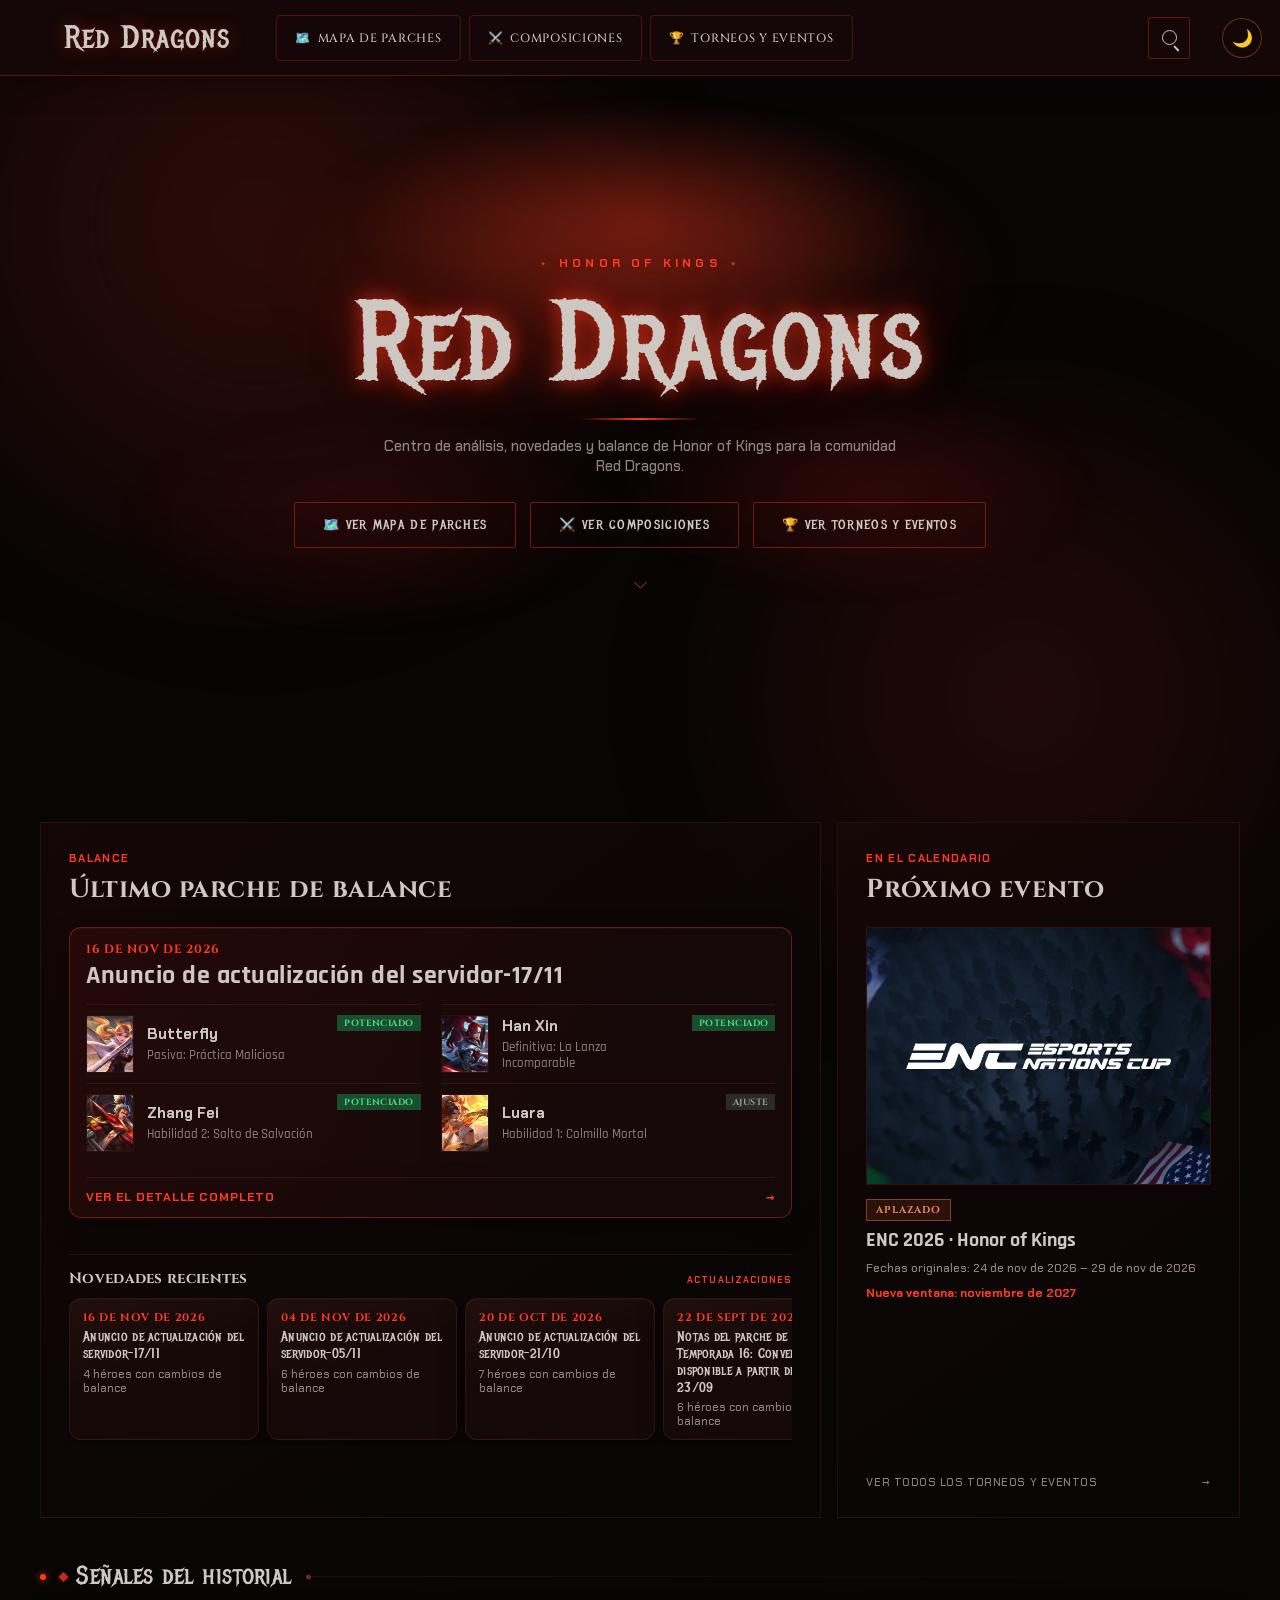
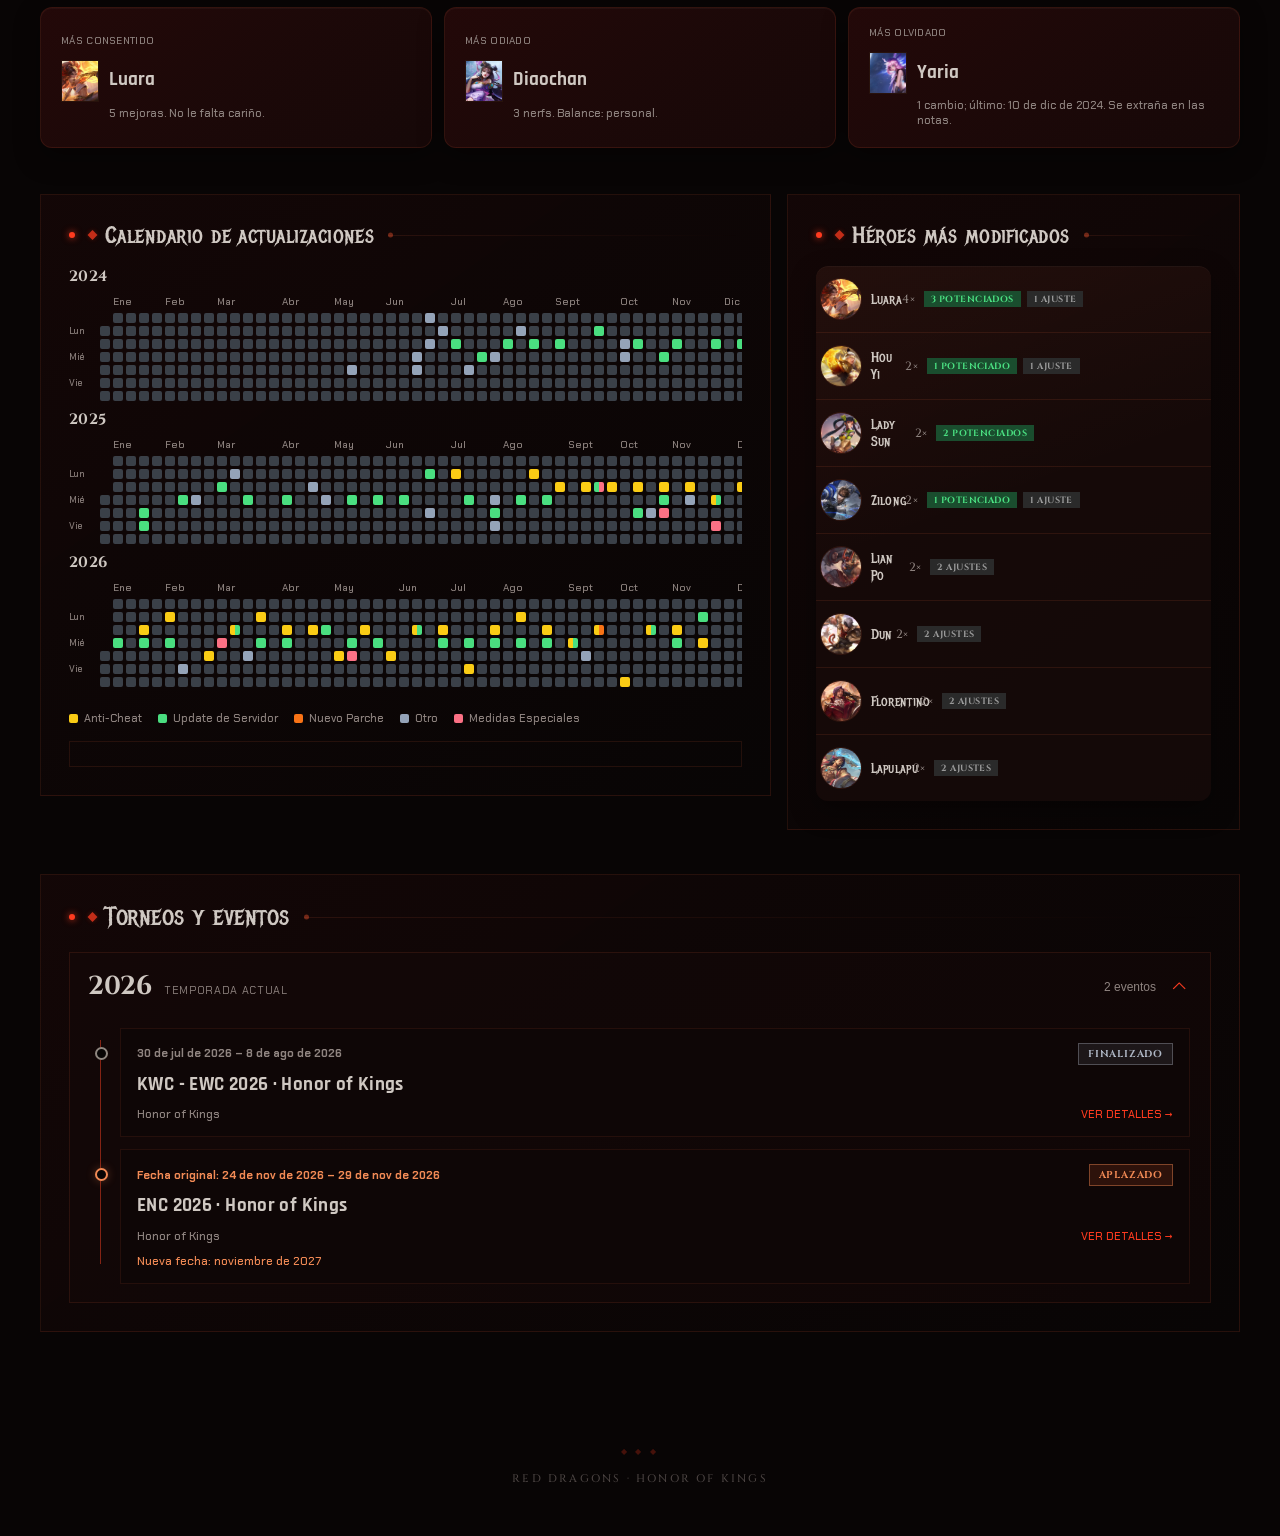
<file: index.html>
<!DOCTYPE html>
<html lang="es">
<head>
<meta charset="UTF-8">
<meta name="viewport" content="width=device-width, initial-scale=1.0">
<script>
(function(){
  try{
    if(localStorage.getItem('rd-theme') === 'light'){
      document.documentElement.setAttribute('data-theme','light');
    }
  }catch(e){}
})();
</script>
<title>Red Dragons · Honor of Kings</title>
<link rel="preconnect" href="https://fonts.googleapis.com">
<link rel="preconnect" href="https://fonts.gstatic.com" crossorigin>
<link href="https://fonts.googleapis.com/css2?family=Metal+Mania&family=Rajdhani:wght@400;500;600;700&family=Cinzel:wght@600;700;900&family=Chakra+Petch:wght@400;500;600;700&display=swap" rel="stylesheet">
<link href="assets/css/theme.css" rel="stylesheet">
<link href="assets/css/home.css?v=events-seasons-1" rel="stylesheet">
<link rel="icon" href="data:image/svg+xml,%3Csvg xmlns=%27http://www.w3.org/2000/svg%27 viewBox=%270 0 100 100%27%3E%3Ctext y=%27.9em%27 font-size=%2790%27%3E%F0%9F%94%A5%3C/text%3E%3C/svg%3E">
<body>

<button id="theme-toggle" class="theme-toggle-btn" aria-label="Cambiar tema" title="Cambiar tema">🌙</button>

<nav id="scroll-nav" class="scroll-nav" aria-label="Navegación principal">
  <a class="scroll-brand" href="index.html">Red Dragons</a>
  <a class="scroll-nav-btn" href="htmls/mapa.html">🗺️ <span class="nav-label-full">Mapa de parches</span><span class="nav-label-short">Mapa</span></a>
  <a class="scroll-nav-btn" href="htmls/composiciones.html">⚔️ <span class="nav-label-full">Composiciones</span><span class="nav-label-short">Compos.</span></a>
  <a class="scroll-nav-btn" href="htmls/eventos.html">🏆 <span class="nav-label-full">Torneos y eventos</span><span class="nav-label-short">Eventos</span></a>
  <button id="hero-search-toggle" class="scroll-search-btn" type="button" aria-label="Buscar héroe" aria-expanded="false" aria-controls="hero-search-section">
    <span class="search-icon" aria-hidden="true"></span>
  </button>
  <section id="hero-search-section" class="header-search" role="search" aria-label="Buscar cambios de héroes" hidden>
    <label class="sr-only" for="hero-search-input">Buscar héroe en el historial de cambios</label>
    <input id="hero-search-input" type="search" placeholder="Buscar héroe y consultar sus cambios..." autocomplete="off" aria-controls="hero-search-results">
    <div id="hero-search-results" aria-live="polite"></div>
  </section>
</nav>

<main>

  <div class="hero">
    <div class="ember-field" aria-hidden="true">
      <i></i><i></i><i></i><i></i><i></i><i></i><i></i>
    </div>
    <p class="eyebrow">Honor of Kings</p>
    <h1 class="hero-title">Red Dragons</h1>
    <div class="hero-underline"></div>
    <p class="hero-sub">Centro de análisis, novedades y balance de Honor of Kings para la comunidad Red Dragons.</p>

    <a id="banner" href="#">
      ⚠️ ¡Hay un nuevo parche disponible!
      <span class="banner-sub" id="banner-sub"></span>
    </a>

    <div class="cta-row">
      <a class="cta-btn" href="htmls/mapa.html">🗺️ Ver mapa de parches</a>
      <a class="cta-btn" href="htmls/composiciones.html">⚔️ Ver composiciones</a>
      <a class="cta-btn" href="htmls/eventos.html">🏆 Ver torneos y eventos</a>
    </div>

    <a class="scroll-cue" href="#home-highlights" aria-label="Desplazarse al contenido principal"></a>
  </div>

  <section id="home-highlights" class="home-lead-grid" aria-label="Lo más reciente">
    <div class="home-panel home-latest-panel">
      <div id="latest-summary"></div>
      <section id="news-section" class="home-latest-news" aria-labelledby="latest-news-title">
        <div class="latest-news-heading">
          <h2 id="latest-news-title">Novedades recientes</h2>
          <span class="home-kicker">Actualizaciones</span>
        </div>
        <ul class="news-list" id="news-list"></ul>
      </section>
    </div>
    <aside class="home-panel home-event-panel">
      <div class="home-panel-heading">
        <p class="home-kicker">En el calendario</p>
        <h2>Próximo evento</h2>
      </div>
      <div id="featured-event" aria-live="polite"></div>
      <a class="home-text-link" href="htmls/eventos.html">Ver todos los torneos y eventos <span aria-hidden="true">→</span></a>
    </aside>
  </section>

  <section id="home-insights-section">
    <div class="sec-head">
      <h2 class="sec-title">Señales del historial</h2>
      <div class="sec-line"></div>
    </div>
    <div class="quick-stats" id="quick-stats" aria-live="polite"></div>
  </section>

  <div class="home-discovery-grid">
    <section id="updates-calendar-section" class="home-panel home-calendar-panel">
      <div class="sec-head">
        <h2 class="sec-title">Calendario de actualizaciones</h2>
        <div class="sec-line"></div>
      </div>
      <div id="updates-calendar" aria-live="polite"></div>
    </section>

    <section id="top-heroes-section" class="home-panel home-ranking-panel">
      <div class="sec-head">
        <h2 class="sec-title">Héroes más modificados</h2>
        <div class="sec-line"></div>
      </div>
      <ul id="top-heroes-list"></ul>
    </section>
  </div>

  <section id="events-section" class="home-panel home-events-panel">
    <div class="sec-head">
      <h2 class="sec-title">Torneos y eventos</h2>
      <div class="sec-line"></div>
    </div>
    <div id="events-year-groups" class="events-year-groups" aria-live="polite"></div>
  </section>

</main>

<footer>Red Dragons · Honor of Kings</footer>

<script src="assets/js/common.js?v=announcements-2"></script>
<script src="assets/js/index.js?v=header-search-1"></script>
<script src="assets/js/stats.js?v=events-seasons-1"></script>
<script src="assets/js/theme-toggle.js"></script>

</body>
</html>
</file>
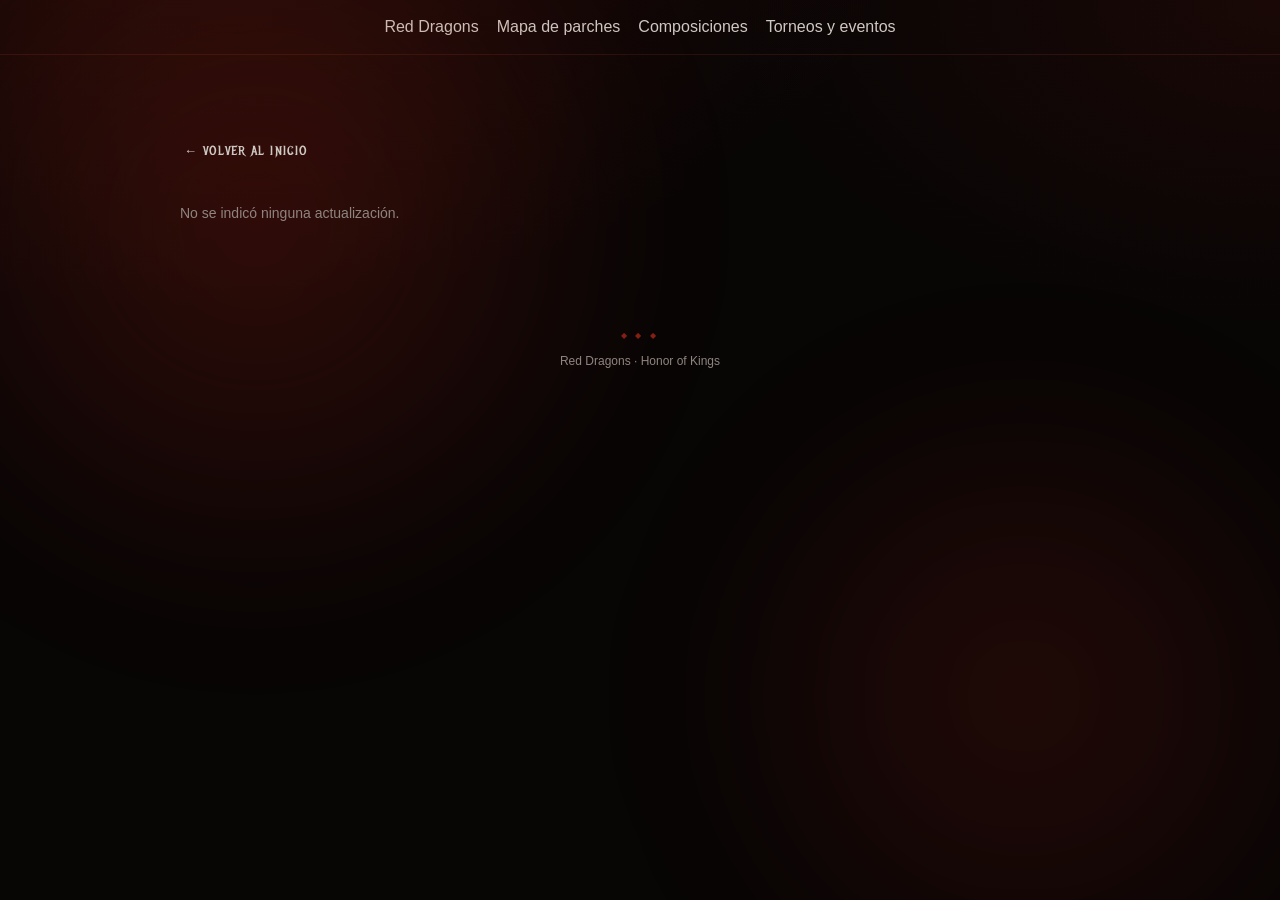
<file: htmls/actualizacion.html>
<!DOCTYPE html>
<html lang="es">
<head>
<meta charset="UTF-8">
<meta name="viewport" content="width=device-width, initial-scale=1.0">
<script>
(function(){
  try {
    if (localStorage.getItem('rd-theme') === 'light') {
      document.documentElement.setAttribute('data-theme', 'light');
    }
  } catch (error) {}
})();
</script>
<title>Actualización · Red Dragons</title>
<link rel="preconnect" href="https://fonts.googleapis.com">
<link rel="preconnect" href="https://fonts.gstatic.com" crossorigin>
<link rel="stylesheet" href="https://fonts.googleapis.com/css2?family=Metal+Mania&family=Rajdhani:wght@400;500;600;700&family=Cinzel:wght@600;700;900&display=swap">
<link rel="stylesheet" href="../assets/css/theme.css">
<link rel="stylesheet" href="../assets/css/styles.css">
<link rel="stylesheet" href="../assets/css/actualizacion.css">
</head>
<body>
<nav class="top-nav" aria-label="Navegación principal">
  <a href="../index.html">Red Dragons</a>
  <a href="mapa.html">Mapa de parches</a>
  <a href="composiciones.html">Composiciones</a>
  <a href="eventos.html">Torneos y eventos</a>
</nav>

<main>
  <a class="back-link" href="../index.html">← Volver al inicio</a>
  <p id="status" role="status">Cargando actualización...</p>
  <article id="update-detail" hidden></article>
</main>

<footer>Red Dragons · Honor of Kings</footer>

<script src="../assets/js/common.js?v=announcements-2"></script>
<script src="../assets/js/actualizacion.js?v=processed-html"></script>
<script src="../assets/js/theme-toggle.js"></script>
</body>
</html>
</file>
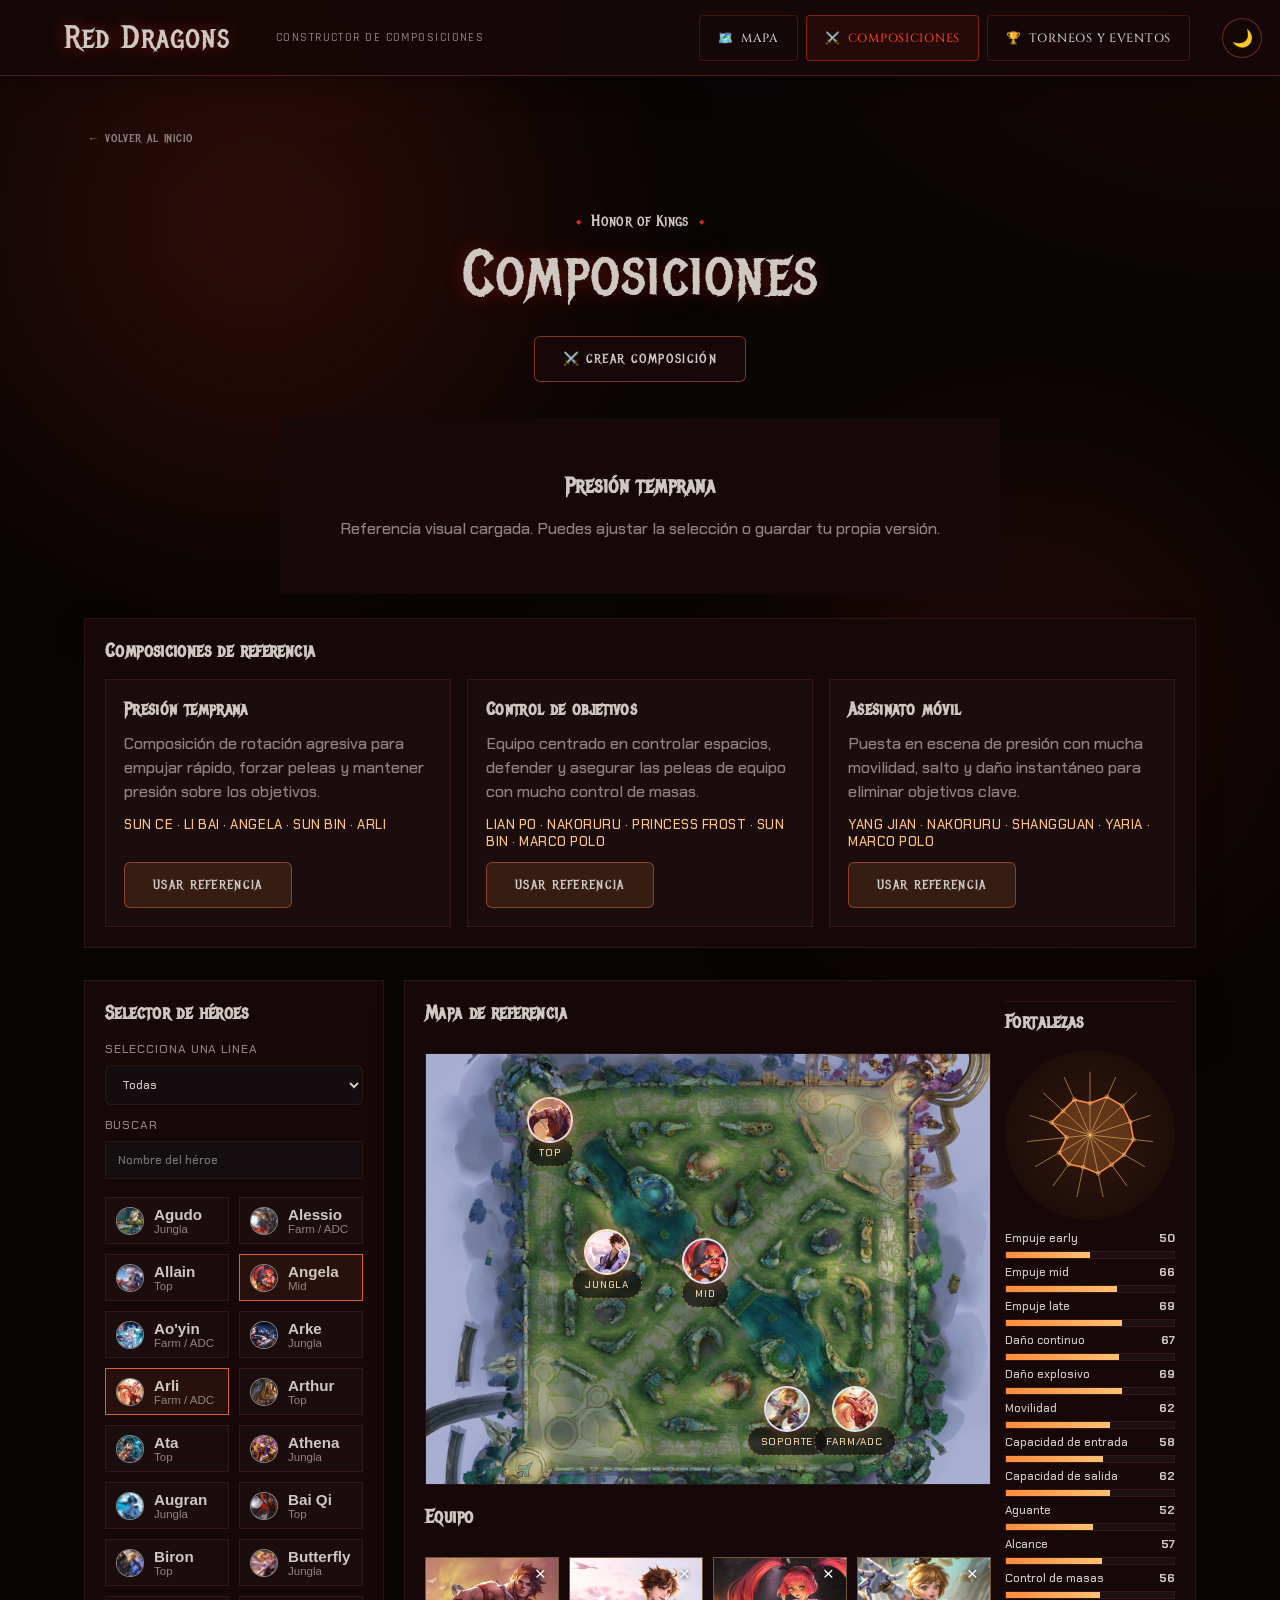
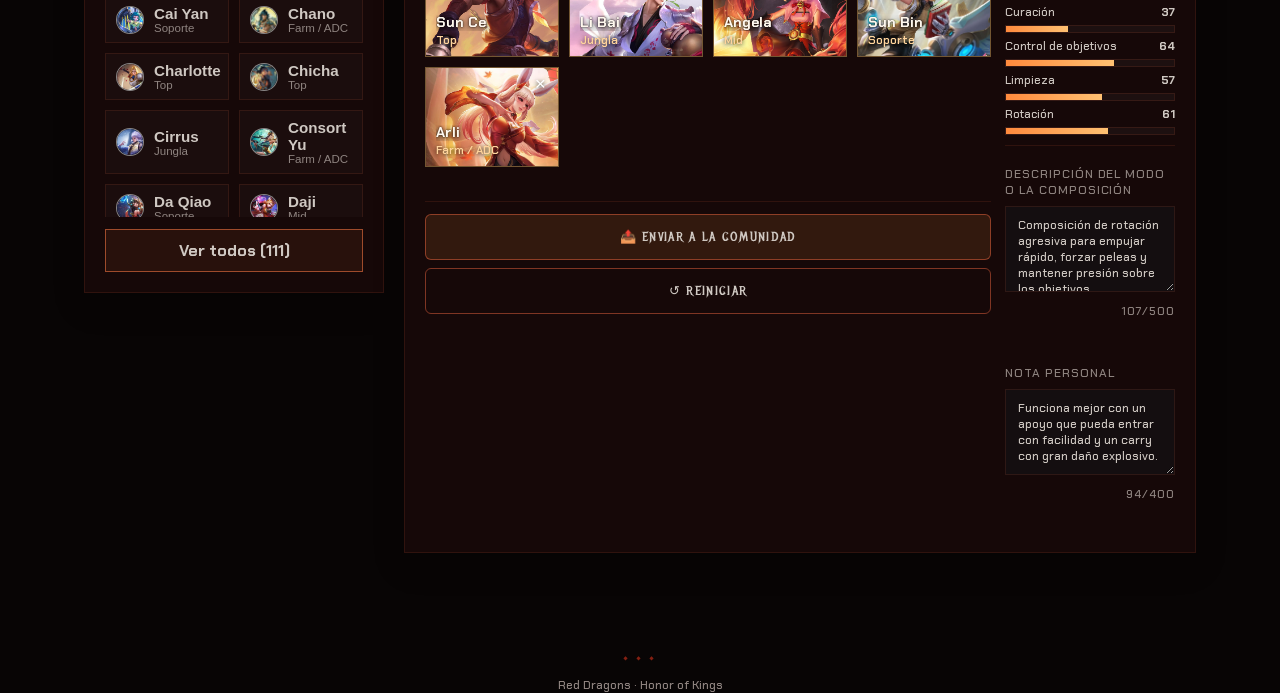
<file: htmls/composiciones.html>
<!DOCTYPE html>
<html lang="es">
<head>
<meta charset="UTF-8">
<meta name="viewport" content="width=device-width, initial-scale=1.0">
<script>
(function(){
  try{
    if(localStorage.getItem('rd-theme') === 'light') document.documentElement.setAttribute('data-theme','light');
  }catch(e){}
})();
</script>
<title>Composiciones · Honor of Kings</title>
<link rel="preconnect" href="https://fonts.googleapis.com">
<link rel="stylesheet" href="https://fonts.googleapis.com/css2?family=Chakra+Petch:wght@400;500;600;700&family=Cinzel:wght@600;700;900&family=Metal+Mania&family=Rajdhani:wght@400;500;600;700&display=swap">
<link rel="stylesheet" href="../assets/css/theme.css">
<link rel="stylesheet" href="../assets/css/styles.css">
<link rel="stylesheet" href="../assets/css/composiciones.css">
</head>
<body>
<button id="theme-toggle" class="theme-toggle-btn" aria-label="Cambiar tema" title="Cambiar tema">🌙</button>
<nav class="scroll-nav page-nav is-visible" aria-label="Navegación principal">
  <a class="scroll-brand" href="../index.html">Red Dragons</a>
  <span class="page-nav-context">Constructor de composiciones</span>
  <a class="scroll-nav-btn" href="mapa.html">🗺️ <span class="nav-label-full">Mapa</span><span class="nav-label-short">Mapa</span></a>
  <a class="scroll-nav-btn" href="composiciones.html" aria-current="page">⚔️ <span class="nav-label-full">Composiciones</span><span class="nav-label-short">Compos.</span></a>
  <a class="scroll-nav-btn" href="eventos.html">🏆 <span class="nav-label-full">Torneos y eventos</span><span class="nav-label-short">Eventos</span></a>
</nav>

<main>
  <a class="back-link" href="../index.html">← Volver al inicio</a>

  <div class="page-header">
    <p class="eyebrow">Honor of Kings</p>
    <h1 class="page-title">Composiciones</h1>
  </div>

  <div class="composition-actions">
    <button class="cta-btn" type="button" id="create-composition">⚔️ Crear composición</button>
  </div>

  <section class="composition-empty" aria-live="polite">
    <h2 id="composition-title">Todavía no hay composiciones publicadas</h2>
    <p id="composition-message">Crea una composición para seleccionar héroes, definir sus fortalezas y añadir sus puntos débiles.</p>
  </section>

  <section class="reference-panel" aria-label="Composiciones de referencia">
    <div class="panel-header">
      <h3>Composiciones de referencia</h3>
    </div>
    <div id="reference-list" class="reference-list"></div>
  </section>

  <section id="composition-builder" class="composition-builder" hidden>
    <div class="builder-panel selector-panel">
      <div class="panel-header">
        <h3>Selector de héroes</h3>
      </div>

      <div class="filters-row">
        <label class="field">
          <span>Selecciona una linea</span>
          <select id="lane-filter">
            <option value="all">Todas</option>
            <option value="jungle">Jungla</option>
            <option value="mid">Mid</option>
            <option value="farm">Adc</option>
            <option value="clash">Top</option>
            <option value="roam">Soporte</option>
          </select>
        </label>

        <label class="field field-search">
          <span>Buscar</span>
          <input id="hero-search" type="search" placeholder="Nombre del héroe" />
        </label>
      </div>

      <div id="hero-list" class="hero-list" aria-live="polite"></div>
      <button class="hero-list-toggle" type="button" id="show-all-heroes" hidden>Ver todos</button>
    </div>

    <div class="builder-panel build-panel">
      <div class="map-column">
        <div class="panel-header">
          <h3>Mapa de referencia</h3>
        </div>

        <div class="map-stage">
          <picture>
            <source media="(max-width: 720px)" srcset="../assets/images/mapa-co-mobile.png">
            <img src="../assets/images/mapa-co.png" alt="Mapa de Honor of Kings" draggable="false" decoding="async" fetchpriority="high" onerror="this.src='../assets/images/mapa-hok.webp'; this.onerror=null;">
          </picture>
          <div id="map-hero-overlay" class="map-hero-overlay" aria-live="polite"></div>
        </div>

        <div class="panel-header mini-header">
          <h3>Equipo</h3>
        </div>
        <div id="selected-heroes" class="selected-heroes" aria-live="polite"></div>

        <div class="builder-actions">
          <button class="cta-btn secondary" type="button" id="save-composition" disabled aria-disabled="true">📤 Enviar a la comunidad</button>
          <button class="cta-btn ghost" type="button" id="reset-composition">↺ Reiniciar</button>
        </div>
      </div>

      <div class="info-column">
        <div class="analysis-panel">
          <div class="analysis-panel__header">
            <h4>Fortalezas</h4>
          </div>
          <svg id="radar-chart" viewBox="0 0 220 220" role="img" aria-label="Radar de fortalezas"></svg>
          <div id="strength-list" class="strength-list"></div>
        </div>

        <div class="notes-panel">
          <label class="field">
            <span>Descripción del modo o la composición</span>
            <textarea id="composition-description" rows="4" maxlength="500" placeholder="Ej.: Composición de presión temprana con rotación de objetivos y control de masas."></textarea>
            <small class="field-counter" id="description-counter">0/500</small>
          </label>

          <label class="field">
            <span>Nota personal</span>
            <textarea id="composition-notes" rows="4" maxlength="400" placeholder="Ej.: Funciona bien si el equipo tiene buena rotación y mucho control."></textarea>
            <small class="field-counter" id="notes-counter">0/400</small>
          </label>
        </div>
      </div>
    </div>
  </section>
</main>

<div id="hero-browser" class="hero-browser" hidden>
  <div class="hero-browser__backdrop" data-hero-browser-close></div>
  <section class="hero-browser__card" role="dialog" aria-modal="true" aria-labelledby="hero-browser-title">
    <div class="hero-browser__header">
      <h2 id="hero-browser-title">Héroes disponibles</h2>
      <button class="hero-browser__close" type="button" data-hero-browser-close aria-label="Cerrar">×</button>
    </div>
    <div id="hero-browser-list" class="hero-browser__list"></div>
  </section>
</div>

<div id="composition-confirm" class="composition-confirm" hidden>
  <div class="composition-confirm__backdrop" data-confirm-cancel></div>
  <section class="composition-confirm__card" role="dialog" aria-modal="true" aria-labelledby="composition-confirm-title">
    <p class="eyebrow">Confirmar acción</p>
    <h2 id="composition-confirm-title">¿Continuar?</h2>
    <p id="composition-confirm-message"></p>
    <div class="composition-confirm__actions">
      <button type="button" class="cta-btn ghost" data-confirm-cancel>Cancelar</button>
      <button type="button" class="cta-btn secondary" data-confirm-accept>Continuar</button>
    </div>
  </section>
</div>

<footer>Red Dragons · Honor of Kings</footer>

<script src="../assets/js/hero-catalog.js"></script>
<script src="../assets/js/script-mapCo.js"></script>
<script src="../assets/js/composiciones.js?v=filter-fix-3"></script>
<script src="../assets/js/theme-toggle.js"></script>
</body>
</html>
</file>
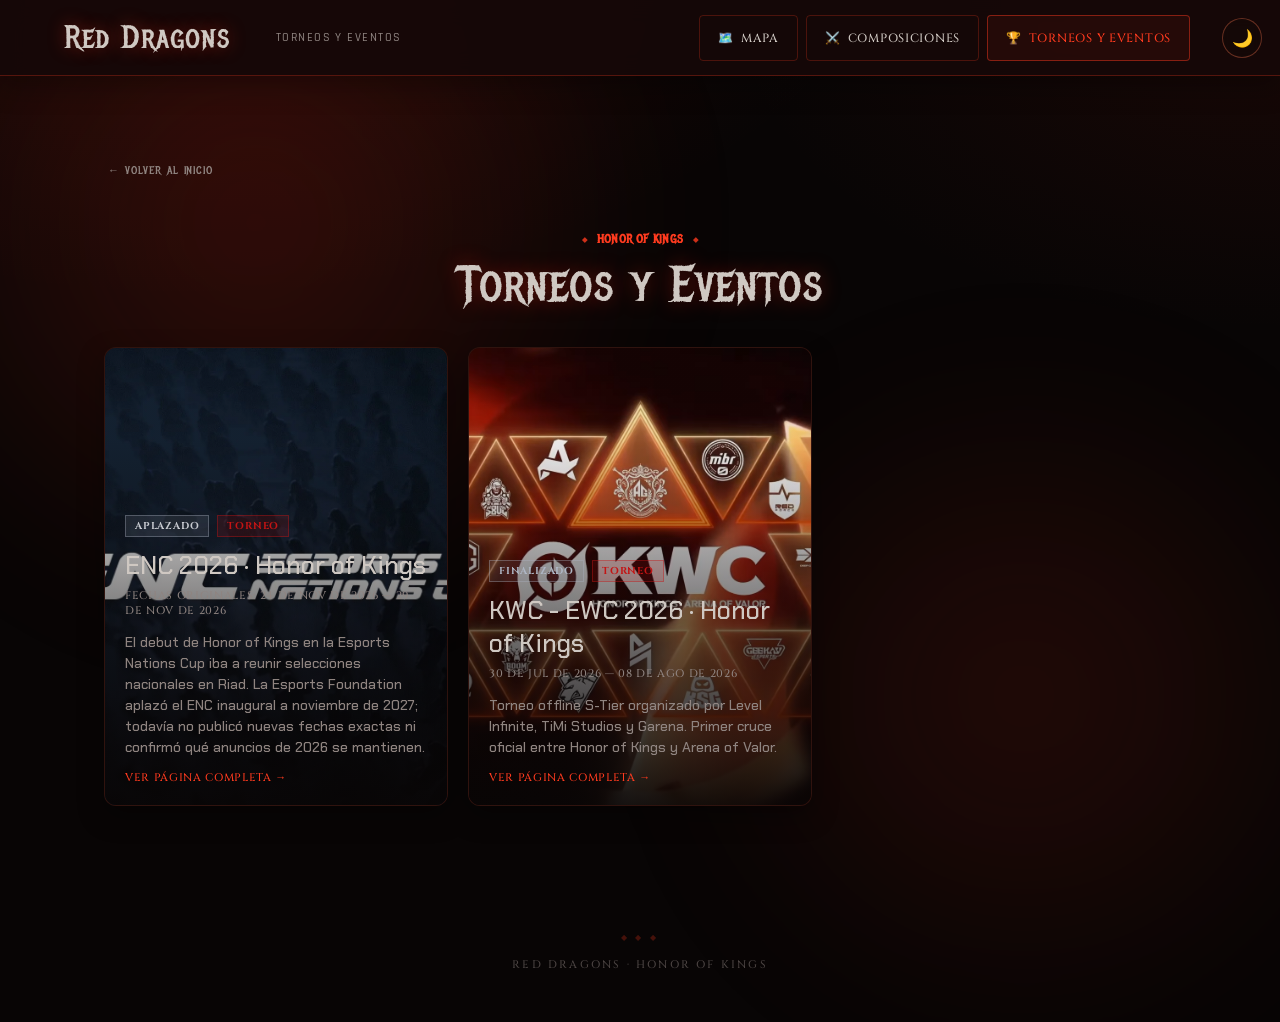
<file: htmls/eventos.html>
<!DOCTYPE html>
<html lang="es">
<head>
<meta charset="UTF-8">
<meta name="viewport" content="width=device-width, initial-scale=1.0">
<script>
(function(){
  try{
    if(localStorage.getItem('rd-theme') === 'light'){
      document.documentElement.setAttribute('data-theme','light');
    }
  }catch(e){}
})();
</script>
<title>Torneos y Eventos · Honor of Kings</title>
<link rel="preconnect" href="https://fonts.googleapis.com">
<link rel="preconnect" href="https://fonts.gstatic.com" crossorigin>
<link rel="stylesheet" href="https://fonts.googleapis.com/css2?family=Metal+Mania&family=Rajdhani:wght@400;500;600;700&family=Cinzel:wght@600;700;900&family=Chakra+Petch:wght@400;500;600;700&display=swap">
<link rel="stylesheet" href="../assets/css/theme.css">
<link rel="stylesheet" href="../assets/css/styles.css">
<link rel="icon" href="data:image/svg+xml,%3Csvg xmlns=%27http://www.w3.org/2000/svg%27 viewBox=%270 0 100 100%27%3E%3Ctext y=%27.9em%27 font-size=%2790%27%3E%F0%9F%94%A5%3C/text%3E%3C/svg%3E">
<style>
  :root{
    --void:#080505;
    --ember-black:#160808;
    --blood:#7a0d0d;
    --crimson:#c41414;
    --flame:#ff3b1f;
    --steel:#cfc8c2;
    --steel-dim:#8f8480;
    --line: rgba(255,110,70,.11);
    --update-gold:#e0a838;
    --evento-teal:#3ba7a0;
  }

  *{ margin:0; padding:0; box-sizing:border-box; }

  main{
    width:90vw;
    max-width:90vw;
    margin:0 auto;
    padding: clamp(30px,6vw,60px) clamp(20px,6vw,40px);
  }

  .page-header{ text-align:center; margin-bottom:34px; }
  .eyebrow{
    font-family:'Cinzel',serif;
    font-weight:700;
    letter-spacing:.35em;
    font-size:12px;
    color:var(--flame);
    text-transform:uppercase;
  }
  .page-title{
    font-size:clamp(32px,6vw,50px);
    color:var(--steel);
    margin-top:10px;
    text-shadow:0 0 20px rgba(255,40,20,.35);
  }

  #status{
    color:var(--steel-dim);
    font-size:13px;
    margin-bottom:30px;
    text-align:center;
  }

  .events-grid{
    display:grid;
    grid-template-columns:repeat(auto-fill,minmax(280px,1fr));
    gap:20px;
  }

  .event-preview-card{
    position:relative;
    display:block;
    text-decoration:none;
    border:1px solid var(--line);
    overflow:hidden;
    aspect-ratio:3/4;
    background:var(--ember-black);
    transition:border-color .25s ease, transform .25s ease, box-shadow .25s ease;
  }
  .event-preview-card:hover{
    border-color:rgba(255,90,40,.6);
    transform:translateY(-4px);
    box-shadow:0 14px 34px rgba(180,20,10,.25);
  }
  .event-preview-cover{
    position:absolute;
    inset:0;
    overflow:hidden;
  }
  .event-preview-cover img{
    width:100%;
    height:100%;
    object-fit:cover;
    transition:transform .6s ease;
  }
  .event-preview-card:hover .event-preview-cover img{ transform:scale(1.08); }
  .event-preview-cover::after{
    content:'';
    position:absolute;
    inset:0;
    background:linear-gradient(180deg, rgba(8,5,5,.05) 20%, rgba(8,5,5,.55) 60%, rgba(8,5,5,.94) 100%);
  }
  .event-preview-body{
    position:relative;
    z-index:1;
    height:100%;
    display:flex;
    flex-direction:column;
    justify-content:flex-end;
    padding:20px;
  }
  .event-preview-cta{
    display:inline-block;
    margin-top:12px;
    font-family:'Cinzel',serif;
    font-size:11px;
    letter-spacing:.06em;
    color:var(--flame);
    text-transform:uppercase;
  }

  .event-carousel{
    position:relative;
    width:100%;
    aspect-ratio:16/9;
    background:var(--ember-black);
    overflow:hidden;
  }
  .event-slide{
    position:absolute;
    inset:0;
    width:100%;
    height:100%;
    object-fit:contain;
    opacity:0;
    transition:opacity .6s ease;
  }
  .event-slide.active{ opacity:1; }
  .event-dots{
    position:absolute;
    bottom:10px;
    left:0;
    right:0;
    display:flex;
    justify-content:center;
    gap:6px;
  }
  .event-dot{
    width:6px;
    height:6px;
    border-radius:50%;
    background:rgba(255,255,255,.35);
    transition:background .2s ease;
  }
  .event-dot.active{ background:var(--flame); }
  .event-arrow{
    position:absolute;
    top:50%;
    transform:translateY(-50%);
    width:32px;
    height:32px;
    display:flex;
    align-items:center;
    justify-content:center;
    background:rgba(8,5,5,.55);
    border:1px solid rgba(255,255,255,.2);
    color:var(--steel);
    font-size:19px;
    line-height:1;
    cursor:pointer;
    transition:background .2s ease, border-color .2s ease;
  }
  .event-arrow:hover{ background:rgba(255,60,30,.35); border-color:rgba(255,120,80,.6); }
  .event-arrow.prev{ left:10px; }
  .event-arrow.next{ right:10px; }

  #event-detail{ max-width:720px; margin:0 auto; }
  .detail-badges{ display:flex; gap:8px; flex-wrap:wrap; margin:8px 0 14px; }
  .detail-title{
    font-size:clamp(30px,5vw,44px);
    color:var(--steel);
    text-shadow:0 0 20px rgba(255,40,20,.3);
    line-height:1.1;
  }
  .detail-dates{
    font-family:'Cinzel',serif;
    font-size:12px;
    letter-spacing:.08em;
    color:var(--steel-dim);
    text-transform:uppercase;
    margin:8px 0 24px;
  }
  #event-detail .event-carousel{ margin-bottom:24px; }
  .detail-tagline{ color:var(--steel-dim); font-size:16px; line-height:1.65; margin-top:6px; }
  .ember-divider{
    display:flex;
    align-items:center;
    gap:14px;
    margin:26px 0 0;
    color:var(--flame);
  }
  .ember-divider::before, .ember-divider::after{
    content:'';
    flex:1;
    height:1px;
    background:linear-gradient(90deg, transparent, var(--line) 50%, transparent);
  }
  .ember-divider span{ font-size:10px; }
  .detail-details{ margin-top:14px; padding-top:0; border-top:none; gap:10px; }
  .detail-details .event-detail-row{ font-size:14.5px; }
  .detail-links{ margin-top:26px; }
  .detail-links .event-link{ font-size:13px; }
  .event-badges{ display:flex; gap:8px; flex-wrap:wrap; margin-bottom:12px; }

  .event-badge{
    display:inline-block;
    font-family:'Cinzel',serif;
    font-size:10px;
    font-weight:700;
    letter-spacing:.08em;
    padding:3px 9px;
    text-transform:uppercase;
    white-space:nowrap;
  }
  .event-badge.status-live{ background:rgba(255,59,31,.15); color:var(--flame); border:1px solid rgba(255,59,31,.4); display:inline-flex; align-items:center; gap:5px; }
  .live-dot{
    width:6px;
    height:6px;
    border-radius:50%;
    background:var(--flame);
    box-shadow:0 0 0 0 rgba(255,59,31,.6);
    animation:live-pulse 1.6s ease-out infinite;
  }
  @keyframes live-pulse{
    0%   { box-shadow:0 0 0 0 rgba(255,59,31,.55); }
    70%  { box-shadow:0 0 0 7px rgba(255,59,31,0); }
    100% { box-shadow:0 0 0 0 rgba(255,59,31,0); }
  }
  @media (prefers-reduced-motion: reduce){
    .live-dot{ animation:none; }
  }
  .event-badge.status-upcoming{ background:rgba(224,168,56,.12); color:var(--update-gold); border:1px solid rgba(224,168,56,.4); }
  .event-badge.status-postponed{ background:rgba(174,182,196,.12); color:#c8cbd1; border:1px solid rgba(174,182,196,.35); }
  .event-badge.status-finished{ background:rgba(120,128,142,.14); color:#aeb6c4; border:1px solid rgba(174,182,196,.35); }
  .event-badge.type-torneo{ background:rgba(196,20,20,.14); color:var(--crimson); border:1px solid rgba(196,20,20,.4); }
  .event-badge.type-evento{ background:rgba(59,167,160,.14); color:var(--evento-teal); border:1px solid rgba(59,167,160,.4); }

  .event-title{ font-size:clamp(19px,3vw,25px); color:var(--steel); }
  .event-dates{ font-family:'Cinzel',serif; font-size:11px; letter-spacing:.06em; color:var(--steel-dim); text-transform:uppercase; margin-top:6px; }
  .event-tagline{ color:var(--steel-dim); font-size:14px; line-height:1.5; margin-top:14px; }
  .event-details{
    margin-top:16px;
    border-top:1px solid var(--line);
    padding-top:12px;
    display:flex;
    flex-direction:column;
    gap:6px;
  }
  .event-detail-row{
    display:flex;
    gap:10px;
    font-size:13px;
    line-height:1.4;
  }
  .event-detail-label{
    font-family:'Cinzel',serif;
    font-size:10.5px;
    letter-spacing:.05em;
    color:var(--steel);
    text-transform:uppercase;
    white-space:nowrap;
    min-width:70px;
    padding-top:1px;
  }
  .event-detail-value{ color:var(--steel-dim); }
  .event-links{ display:flex; gap:20px; flex-wrap:wrap; margin-top:16px; }
  .event-link{
    display:inline-block;
    color:var(--flame);
    text-decoration:none;
    font-family:'Cinzel',serif;
    font-size:12px;
    letter-spacing:.06em;
    text-transform:uppercase;
    border-bottom:1px solid rgba(255,59,31,.4);
    padding-bottom:2px;
  }
  .event-link:hover{ border-color:var(--flame); }

  @media (max-width:768px){
    main{ width:100%; max-width:none; padding:24px 16px 40px; }
    .events-grid{ grid-template-columns:repeat(auto-fill,minmax(min(280px,100%),1fr)); gap:16px; }
    .event-preview-body{ padding:16px; }
    .event-arrow{ width:44px; height:44px; }
    .event-arrow.prev{ left:6px; }
    .event-arrow.next{ right:6px; }
    .detail-title{ font-size:clamp(28px,8vw,42px); }
    .event-detail-row{ align-items:flex-start; flex-direction:column; gap:2px; }
    .event-detail-label{ min-width:0; }
  }

  @media (max-width:480px){
    .events-grid{ grid-template-columns:1fr; }
    .event-preview-card{ aspect-ratio:4/5; }
    .event-carousel{ aspect-ratio:4/3; }
    .event-arrow{ background:rgba(8,5,5,.72); }
    .detail-tagline{ font-size:14px; }
    .event-links{ gap:14px; }
  }

  .empty-state{
    color:var(--steel-dim);
    font-size:13px;
    padding:30px;
    text-align:center;
    border:1px dashed var(--line);
  }

  footer{
    text-align:center;
    padding:30px 20px 50px;
    font-family:'Cinzel',serif;
    font-size:11px;
    letter-spacing:.2em;
    color:var(--steel-dim);
    opacity:.5;
    text-transform:uppercase;
  }
</style>
</head>
<body>

<button id="theme-toggle" class="theme-toggle-btn" aria-label="Cambiar tema" title="Cambiar tema">🌙</button>
<nav class="scroll-nav page-nav is-visible" aria-label="Navegación principal">
  <a class="scroll-brand" href="../index.html">Red Dragons</a>
  <span class="page-nav-context">Torneos y eventos</span>
  <a class="scroll-nav-btn" href="mapa.html">🗺️ <span class="nav-label-full">Mapa</span><span class="nav-label-short">Mapa</span></a>
  <a class="scroll-nav-btn" href="composiciones.html">⚔️ <span class="nav-label-full">Composiciones</span><span class="nav-label-short">Compos.</span></a>
  <a class="scroll-nav-btn" href="eventos.html" aria-current="page">🏆 <span class="nav-label-full">Torneos y eventos</span><span class="nav-label-short">Eventos</span></a>
</nav>

<main>
  <a class="back-link" href="../index.html">← Volver al inicio</a>

  <div class="page-header">
    <p class="eyebrow">Honor of Kings</p>
    <h1 class="page-title">Torneos y Eventos</h1>
  </div>

  <div class="events-grid" id="events-grid"></div>
  <div id="event-detail" style="display:none;"></div>
</main>

<footer>Red Dragons · Honor of Kings</footer>

<script src="../assets/js/common.js?v=announcements-2"></script>
<script src="../assets/js/eventos.js"></script>
<script src="../assets/js/theme-toggle.js"></script>

</body>
</html>
</file>
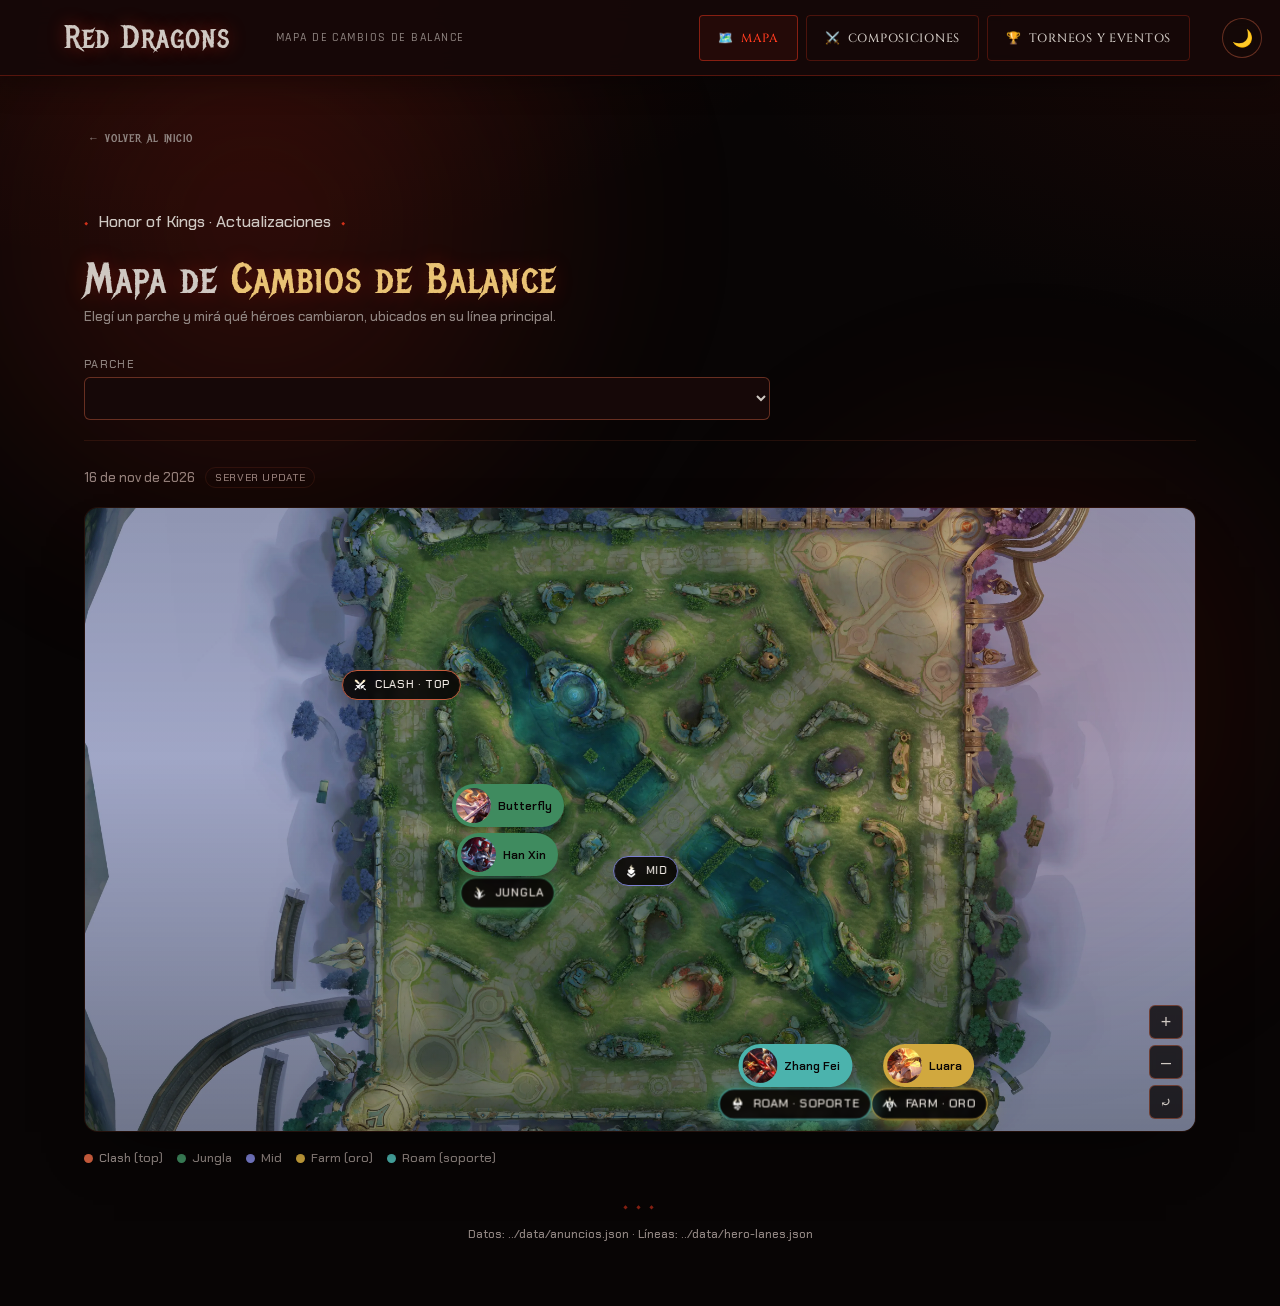
<file: htmls/mapa.html>
<!DOCTYPE html>
<html lang="es">
<head>
<meta charset="UTF-8">
<meta name="viewport" content="width=device-width, initial-scale=1.0">
<script>
(function(){
  try{
    if(localStorage.getItem('rd-theme') === 'light') document.documentElement.setAttribute('data-theme','light');
  }catch(e){}
})();
</script>
<title>Registro de Balance · Honor of Kings</title>
<link rel="preconnect" href="https://fonts.googleapis.com">
<link href="https://fonts.googleapis.com/css2?family=Metal+Mania&family=Rajdhani:wght@400;500;600;700&family=Cinzel:wght@500;600;700;900&family=Chakra+Petch:wght@400;500;600;700&family=Inter:wght@400;500;600;700&display=swap" rel="stylesheet">
<link rel="stylesheet" href="../assets/css/theme.css">
<link rel="stylesheet" href="../assets/css/styles.css?v=lane-icons-portrait-2">
</head>
<body>
<button id="theme-toggle" class="theme-toggle-btn" aria-label="Cambiar tema" title="Cambiar tema">🌙</button>
<nav class="scroll-nav page-nav is-visible" aria-label="Navegación principal">
  <a class="scroll-brand" href="../index.html">Red Dragons</a>
  <span class="page-nav-context">Mapa de cambios de balance</span>
  <a class="scroll-nav-btn" href="mapa.html" aria-current="page">🗺️ <span class="nav-label-full">Mapa</span><span class="nav-label-short">Mapa</span></a>
  <a class="scroll-nav-btn" href="composiciones.html">⚔️ <span class="nav-label-full">Composiciones</span><span class="nav-label-short">Compos.</span></a>
  <a class="scroll-nav-btn" href="eventos.html">🏆 <span class="nav-label-full">Torneos y eventos</span><span class="nav-label-short">Eventos</span></a>
</nav>
<div class="wrap">

  <a class="back-link" href="../index.html">← Volver al inicio</a>

  <header>
    <div>
      <p class="eyebrow">Honor of Kings · Actualizaciones</p>
      <h1 class="page-title">Mapa de <span>Cambios de Balance</span></h1>
      <p class="sub">Elegí un parche y mirá qué héroes cambiaron, ubicados en su línea principal.</p>
    </div>
    <div class="patch-picker">
      <label for="patch-select">Parche</label>
      <select id="patch-select"></select>
    </div>
  </header>

  <div class="patch-meta" id="patch-meta"></div>

  <div class="map-portrait-tip" id="map-portrait-tip" aria-live="polite">
    <span>Recomendamos usar este mapa en horizontal por cuestiones de visibilidad.</span>
    <button type="button" id="map-portrait-tip-close" aria-label="Cerrar recomendación">×</button>
  </div>

  <div class="board" id="board">
    <div class="board-inner" id="board-inner">
      <picture>
        <source media="(max-width: 720px)" srcset="../assets/images/mapa-hok-mobile.jpg">
        <source srcset="../assets/images/mapa-hok.webp" type="image/webp">
        <img src="../assets/images/mapa-hok.jpg" alt="Mapa de Honor of Kings" decoding="async" fetchpriority="high">
      </picture>
      <!-- las zonas se generan por JS -->
    </div>
    <div class="zoom-controls">
      <button class="zoom-btn" id="zoom-in" type="button" aria-label="Acercar">+</button>
      <button class="zoom-btn" id="zoom-out" type="button" aria-label="Alejar">–</button>
      <button class="zoom-btn zoom-reset" id="zoom-reset" type="button" aria-label="Restablecer zoom">⤾</button>
    </div>
  </div>

  <div class="legend">
    <span><i style="background:var(--c-clash)"></i> Clash (top)</span>
    <span><i style="background:var(--c-jungle)"></i> Jungla</span>
    <span><i style="background:var(--c-mid)"></i> Mid</span>
    <span><i style="background:var(--c-farm)"></i> Farm (oro)</span>
    <span><i style="background:var(--c-roam)"></i> Roam (soporte)</span>
  </div>

  <p class="empty-hint" id="empty-hint" style="display:none;">
    Este parche no tiene cambios de héroes detectados.
  </p>

  <div class="extra-panel" id="extra-panel">
    <h3>Otros cambios de este parche (objetos, sistemas, etc.)</h3>
    <div class="extra-list" id="extra-list"></div>
  </div>

  <footer>Datos: ../data/anuncios.json · Líneas: ../data/hero-lanes.json</footer>
</div>

<div class="overlay" id="overlay">
  <div class="modal" id="modal">
    <button class="modal-close" id="modal-close" aria-label="Cerrar">&times;</button>
    <div class="modal-head">
      <div class="modal-avatar-slot" id="modal-avatar-slot"></div>
      <div>
        <h2 id="modal-title"></h2>
        <div class="lane-tag" id="modal-lane"></div>
        <div class="modal-date" id="modal-date"></div>
      </div>
    </div>
    <pre id="modal-text"></pre>
  </div>
</div>

<div class="more-overlay" id="more-overlay">
  <div class="more-card" id="more-card">
    <div class="more-card-head">
      <h2 id="more-title"></h2>
      <span class="more-count" id="more-count"></span>
    </div>
    <div class="more-grid" id="more-grid"></div>
  </div>
</div>

<script src="../assets/js/hero-catalog.js"></script>
<script src="../assets/js/script-mapUp.js?v=mobile-chip-frame"></script>
<script src="../assets/js/script-map.js?v=split-map-coordinates"></script>
<script src="../assets/js/theme-toggle.js"></script>
<script>
  const tip = document.getElementById('map-portrait-tip');
  const closeBtn = document.getElementById('map-portrait-tip-close');

  function updatePortraitTip(){
    if (!tip) return;
    const portrait = window.matchMedia('(orientation: portrait)').matches && window.matchMedia('(max-width: 720px)').matches;
    tip.style.display = portrait ? 'flex' : 'none';
  }

  updatePortraitTip();
  window.addEventListener('resize', updatePortraitTip);
  window.addEventListener('orientationchange', updatePortraitTip);

  if (closeBtn) {
    closeBtn.addEventListener('click', () => {
      tip.style.display = 'none';
    });
  }
</script>
</body>
</html>
</file>
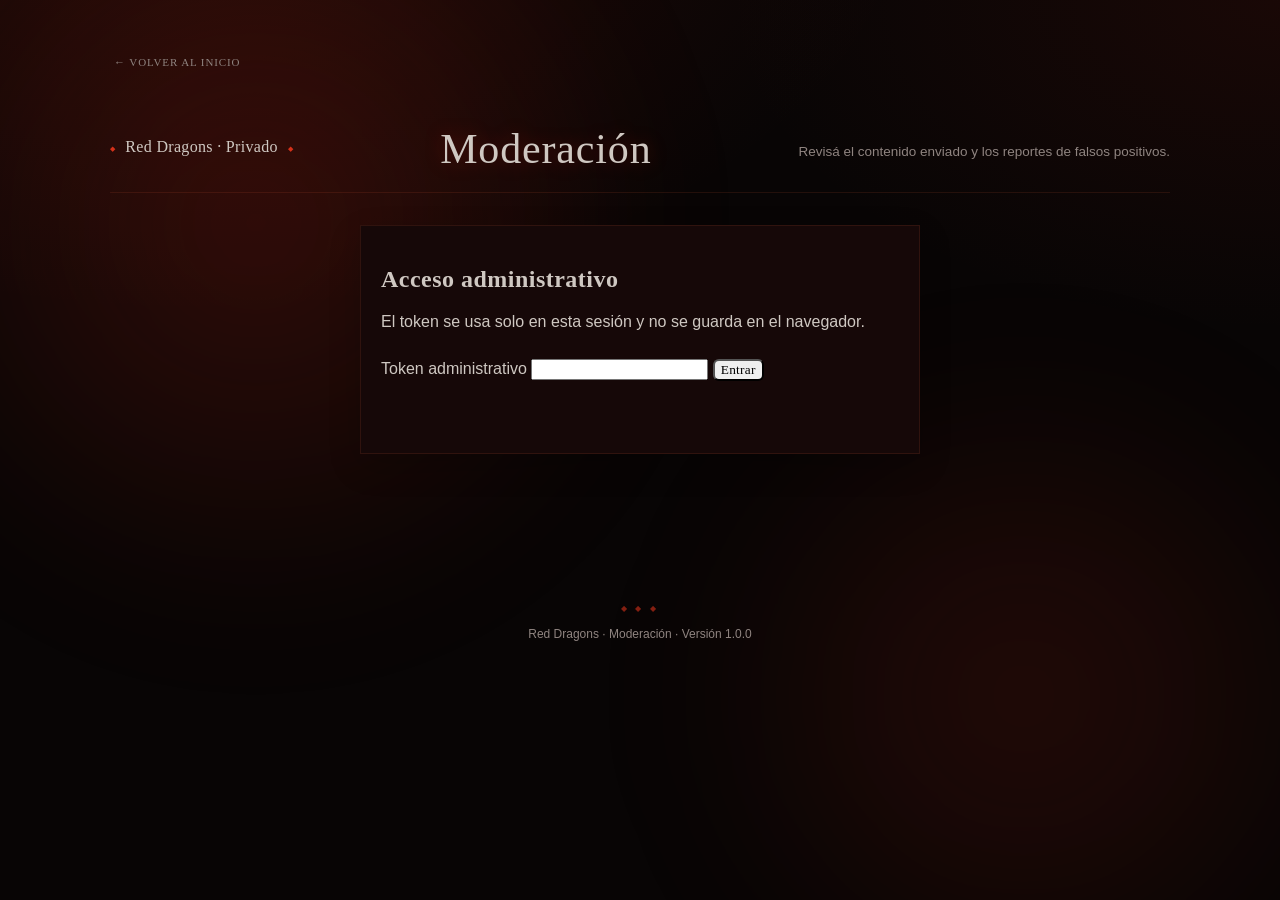
<file: htmls/moderacion.html>
<!DOCTYPE html>
<html lang="es">
<head>
<meta charset="UTF-8">
<meta name="viewport" content="width=device-width, initial-scale=1.0">
<title>Moderación · Red Dragons</title>
<link rel="stylesheet" href="../assets/css/theme.css">
<link rel="stylesheet" href="../assets/css/styles.css">
<link rel="stylesheet" href="../assets/css/moderacion.css">
</head>
<body>
<main class="moderation-page">
  <a class="back-link" href="../index.html">← Volver al inicio</a>
  <header class="page-header">
    <p class="eyebrow">Red Dragons · Privado</p>
    <h1 class="page-title">Moderación</h1>
    <p class="sub">Revisá el contenido enviado y los reportes de falsos positivos.</p>
  </header>

  <section id="moderation-login" class="moderation-panel">
    <h2>Acceso administrativo</h2>
    <p>El token se usa solo en esta sesión y no se guarda en el navegador.</p>
    <form id="moderation-login-form">
      <label class="field">
        <span>Token administrativo</span>
        <input id="moderation-token" type="password" autocomplete="off" required>
      </label>
      <button class="cta-btn secondary" type="submit">Entrar</button>
    </form>
    <p id="moderation-login-feedback" class="moderation-feedback" role="alert"></p>
  </section>

  <section id="moderation-content" hidden>
    <div class="moderation-toolbar">
      <h2>Cola de moderación</h2>
      <button id="moderation-refresh" class="cta-btn ghost" type="button">Actualizar</button>
    </div>
    <p id="moderation-feedback" class="moderation-feedback" role="status"></p>
    <div id="moderation-compositions" class="moderation-list"></div>
    <h2 class="moderation-section-title">Reportes de falsos positivos pendientes</h2>
    <div id="moderation-reports" class="moderation-list"></div>
  </section>
</main>
<footer class="moderation-footer">Red Dragons · Moderación · Versión 1.0.0</footer>
<script src="../assets/js/moderacion.js?v=1.0.1"></script>
</body>
</html>
</file>
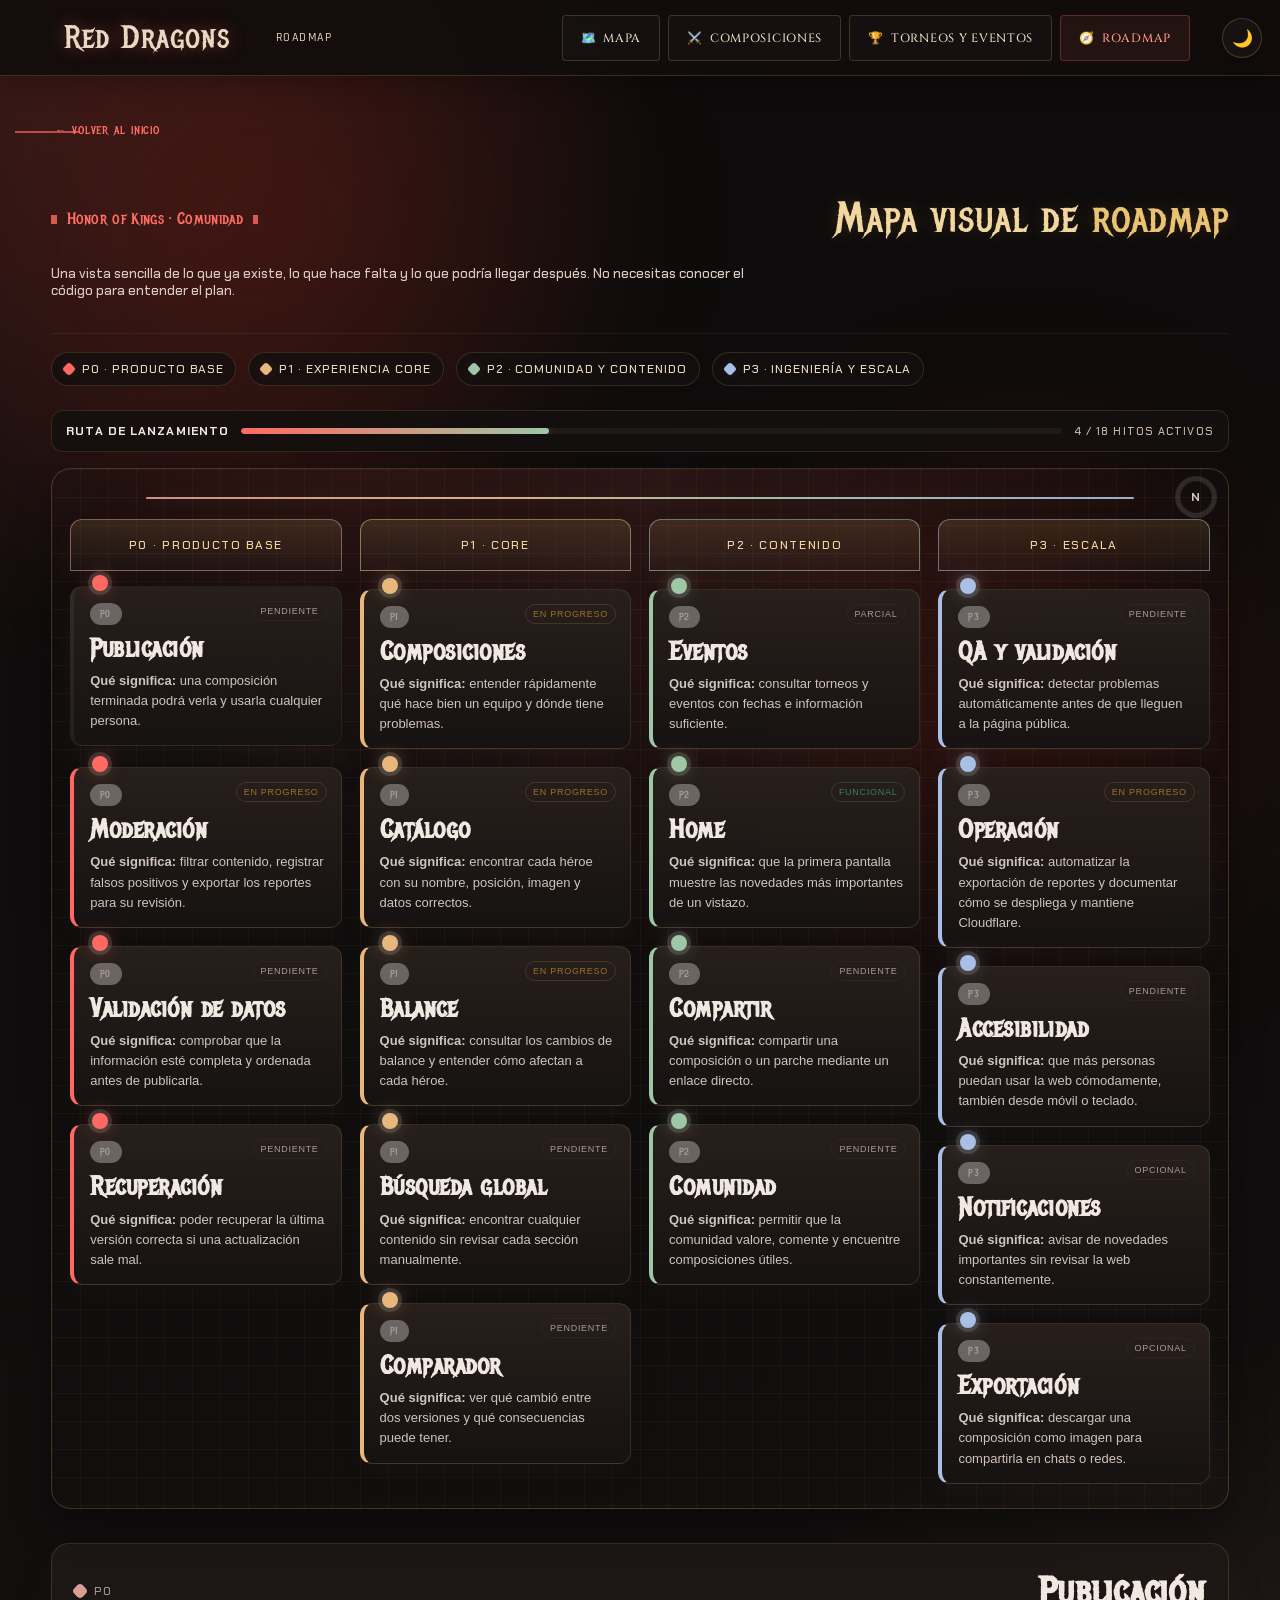
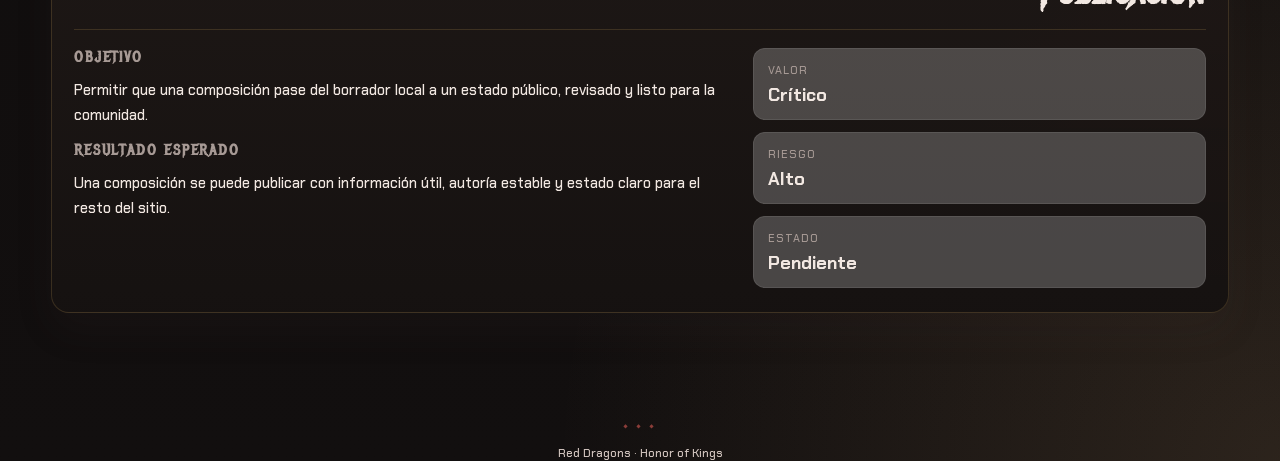
<file: htmls/roadmap.html>
<!DOCTYPE html>
<html lang="es">
<head>
<meta charset="UTF-8">
<meta name="viewport" content="width=device-width, initial-scale=1.0">
<script>
(function(){
  try {
    if (localStorage.getItem('rd-theme') === 'light') {
      document.documentElement.setAttribute('data-theme', 'light');
    }
  } catch (error) {}
})();
</script>
<title>Roadmap · Red Dragons</title>
<link rel="preconnect" href="https://fonts.googleapis.com">
<link rel="preconnect" href="https://fonts.gstatic.com" crossorigin>
<link rel="stylesheet" href="https://fonts.googleapis.com/css2?family=Chakra+Petch:wght@400;500;600;700&family=Cinzel:wght@600;700;900&family=Metal+Mania&family=Rajdhani:wght@400;500;600;700&display=swap">
<link rel="stylesheet" href="../assets/css/theme.css">
<link rel="stylesheet" href="../assets/css/styles.css">
<style>
  :root {
    --roadmap-p0: #FF6961;
    --roadmap-p1: #E8B77C;
    --roadmap-p2: #9EC7A5;
    --roadmap-p3: #A9BFE6;
    --roadmap-bg: #0d0b0b;
    --roadmap-surface: #171312;
    --roadmap-surface-strong: #1d1716;
    --roadmap-card: #171312;
    --roadmap-border: rgba(255, 255, 255, 0.08);
    --roadmap-line: rgba(255, 255, 255, 0.06);
    --roadmap-text: #f2e8e2;
    --roadmap-text-soft: #d0c3bd;
    --roadmap-text-muted: #a79a95;
    --roadmap-shadow: rgba(0, 0, 0, 0.35);
    --roadmap-accent: #FF6961;
    --roadmap-accent-strong: #ff7d73;
    --roadmap-bg-glow: rgba(255, 105, 97, 0.18);
  }

  :root,
  :root[data-theme="light"] {
    --flame: #FF6961;
    --steel: var(--roadmap-text);
    --steel-dim: var(--roadmap-text-soft);
    --ember-black: var(--roadmap-surface);
    --void: var(--roadmap-bg);
    --body-color: var(--roadmap-text);
    --line: var(--roadmap-line);
  }

  body {
    min-height: 100vh;
    background:
      radial-gradient(circle at top left, rgba(255, 105, 97, 0.15), transparent 28%),
      radial-gradient(circle at bottom right, rgba(232, 183, 124, 0.12), transparent 30%),
      linear-gradient(180deg, #0d0b0b 0%, #120f0f 100%);
    color: var(--roadmap-text);
  }

  .roadmap-page {
    width: min(1200px, 92vw);
    margin: 0 auto;
    padding: 20px 0 72px;
  }

  .page-header {
    margin-bottom: 18px;
  }

  .page-header .eyebrow {
    display: inline-block;
    margin-bottom: 12px;
    color: #ff6d65;
  }

  .page-header .eyebrow::before,
  .page-header .eyebrow::after,
  .back-link::before,
  .detail-header .phase-label::before {
    color: #ff6d65;
    background: #ff6d65;
  }

  .page-title {
    color: #f2d7a0;
    text-shadow: 0 0 18px rgba(255, 182, 99, 0.18);
    letter-spacing: 0.02em;
  }

  .sub {
    max-width: 720px;
    color: #d9c9c1;
  }

  .back-link {
    color: #ff6d65;
  }

  .back-link:hover {
    color: #e85d56;
  }

  .scroll-nav.page-nav {
    background: rgba(18, 14, 13, 0.92);
    border-bottom: 1px solid rgba(216, 174, 98, 0.20);
    box-shadow: 0 10px 26px rgba(0, 0, 0, 0.22);
    backdrop-filter: blur(12px);
  }

  .scroll-nav.page-nav .scroll-brand,
  .scroll-nav.page-nav .page-nav-context,
  .scroll-nav.page-nav .scroll-nav-btn {
    color: #e9d9c3;
  }

  .scroll-nav.page-nav .scroll-nav-btn {
    border-color: rgba(216, 174, 98, 0.22);
    background: rgba(255, 255, 255, 0.02);
  }

  .scroll-nav.page-nav .scroll-nav-btn:hover,
  .scroll-nav.page-nav .scroll-nav-btn[aria-current="page"] {
    color: #ff9d8f;
    border-color: rgba(255, 105, 97, 0.28);
    background: rgba(255, 105, 97, 0.08);
  }

  .theme-toggle-btn {
    border-color: rgba(216, 174, 98, 0.25);
    background: rgba(24, 19, 18, 0.9);
    color: #f3d096;
    box-shadow: 0 8px 18px rgba(0, 0, 0, 0.22);
  }

  .roadmap-legend {
    display: flex;
    flex-wrap: wrap;
    gap: 12px;
    margin: 18px 0 24px;
  }

  .roadmap-legend span {
    display: inline-flex;
    align-items: center;
    gap: 8px;
    padding: 8px 12px;
    border-radius: 999px;
    border: 1px solid rgba(216, 174, 98, 0.18);
    background: rgba(19, 15, 14, 0.8);
    color: #e9d9c3;
    font-size: 12px;
    letter-spacing: .08em;
    text-transform: uppercase;
  }

  .roadmap-legend i {
    display: inline-block;
    width: 10px;
    height: 10px;
    border-radius: 3px;
    transform: rotate(45deg);
    box-shadow: 0 0 10px rgba(150, 138, 124, 0.16);
  }

  .roadmap-legend span[data-priority="p0"] i { background: var(--roadmap-p0); }
  .roadmap-legend span[data-priority="p1"] i { background: var(--roadmap-p1); }
  .roadmap-legend span[data-priority="p2"] i { background: var(--roadmap-p2); }
  .roadmap-legend span[data-priority="p3"] i { background: var(--roadmap-p3); }

  .roadmap-board {
    position: relative;
    display: grid;
    grid-template-columns: repeat(4, minmax(220px, 1fr));
    gap: 18px;
    padding: 34px 18px 24px;
    overflow: hidden;
    border: 1px solid rgba(216, 174, 98, 0.22);
    border-radius: 20px;
    background: linear-gradient(180deg, rgba(30, 24, 22, 0.96), rgba(22, 18, 17, 0.98));
    background-image:
      linear-gradient(rgba(216, 174, 98, 0.05) 1px, transparent 1px),
      linear-gradient(90deg, rgba(216, 174, 98, 0.05) 1px, transparent 1px),
      radial-gradient(circle at 50% 0%, rgba(255, 105, 97, 0.12), transparent 46%);
    background-size: 28px 28px, 28px 28px, 100% 100%;
    box-shadow: 0 18px 36px var(--roadmap-shadow);
  }

  .roadmap-board::before {
    content: "";
    position: absolute;
    top: 28px;
    left: 8%;
    right: 8%;
    height: 2px;
    background: linear-gradient(90deg,
      rgba(216, 157, 149, 0.9),
      rgba(233, 194, 141, 0.9),
      rgba(167, 208, 192, 0.9),
      rgba(169, 191, 220, 0.9));
    box-shadow: 0 0 18px rgba(170, 145, 127, 0.2);
    z-index: 0;
    border-radius: 999px;
    pointer-events: none;
  }

  .roadmap-board::after {
    content: "N";
    position: absolute;
    top: 12px;
    right: 16px;
    display: grid;
    place-items: center;
    width: 30px;
    height: 30px;
    border: 1px solid rgba(90, 82, 75, 0.12);
    border-radius: 50%;
    color: var(--roadmap-text-soft);
    font: 700 12px 'Chakra Petch', sans-serif;
    box-shadow: 0 0 0 5px rgba(255,255,255,0.12);
  }

  .roadmap-lane {
    position: relative;
    z-index: 1;
    display: flex;
    flex-direction: column;
    gap: 18px;
    padding-top: 16px;
    min-height: 560px;
  }

  .lane-header {
    display: flex;
    align-items: center;
    justify-content: center;
    height: 52px;
    border-radius: 12px 12px 0 0;
    border: 1px solid rgba(216, 174, 98, 0.18);
    background: linear-gradient(180deg, rgba(216, 174, 98, 0.14), rgba(255, 255, 255, 0.02));
    color: #f4d8a2;
    font-size: 12px;
    letter-spacing: .14em;
    text-transform: uppercase;
    box-shadow: 0 10px 26px rgba(86, 72, 64, 0.08);
  }

  .lane-header[data-priority="p0"] { border-color: rgba(216, 157, 149, 0.52); }
  .lane-header[data-priority="p1"] { border-color: rgba(233, 194, 141, 0.52); }
  .lane-header[data-priority="p2"] { border-color: rgba(167, 208, 192, 0.52); }
  .lane-header[data-priority="p3"] { border-color: rgba(169, 191, 220, 0.52); }

  .roadmap-node {
    position: relative;
    display: block;
    width: 100%;
    border: 1px solid rgba(216, 174, 98, 0.16);
    border-left: 4px solid var(--node-color, var(--roadmap-p1));
    background: linear-gradient(180deg, rgba(41, 33, 29, 0.94), rgba(23, 19, 18, 0.96));
    border-radius: 12px;
    color: var(--roadmap-text);
    text-align: left;
    padding: 16px 16px 14px;
    cursor: pointer;
    transition: transform .2s ease, box-shadow .2s ease, border-color .2s ease;
    box-shadow: 0 10px 22px rgba(84, 68, 58, 0.08);
  }

  .roadmap-node::after {
    content: attr(data-status);
    position: absolute;
    top: 14px;
    right: 14px;
    padding: 4px 7px;
    border: 1px solid rgba(100, 92, 84, 0.12);
    border-radius: 999px;
    color: var(--roadmap-text-muted);
    font-size: 9px;
    letter-spacing: .08em;
    text-transform: uppercase;
  }

  .roadmap-node[data-status="En progreso"]::after {
    color: #9f6f2a;
    border-color: rgba(167, 120, 52, 0.26);
  }

  .roadmap-node[data-status="Funcional"]::after {
    color: #3b7b69;
    border-color: rgba(77, 142, 121, 0.26);
  }

  .roadmap-node:hover,
  .roadmap-node.is-selected {
    transform: translateY(-3px);
    box-shadow: 0 18px 36px rgba(84, 68, 58, 0.12);
    border-color: rgba(102, 92, 84, 0.18);
  }

  .roadmap-node::before {
    content: "";
    position: absolute;
    left: 18px;
    top: -12px;
    width: 16px;
    height: 16px;
    border-radius: 50%;
    background: var(--node-color, var(--roadmap-p1));
    box-shadow: 0 0 0 4px rgba(255,255,255,0.12), 0 0 18px color-mix(in srgb, var(--node-color, var(--roadmap-p1)) 45%, transparent);
  }

  .roadmap-node .mini-badge {
    display: inline-flex;
    align-items: center;
    gap: 6px;
    margin-bottom: 10px;
    padding: 4px 9px;
    border-radius: 999px;
    background: rgba(255,255,255,0.32);
    border: 1px solid rgba(110, 100, 92, 0.08);
    font-size: 10px;
    letter-spacing: .12em;
    text-transform: uppercase;
    color: var(--roadmap-text-muted);
  }

  .roadmap-node h3 {
    margin: 0 0 8px;
    font-size: clamp(22px, 2vw, 28px);
    line-height: 1.1;
    color: var(--roadmap-text);
  }

  .roadmap-node p {
    margin: 0;
    color: var(--roadmap-text-soft);
    font-size: 13px;
    line-height: 1.55;
  }

  .roadmap-detail {
    margin-top: 34px;
    padding: 24px 22px;
    border-radius: 18px;
    border: 1px solid rgba(216, 174, 98, 0.18);
    background: linear-gradient(180deg, rgba(30, 24, 22, 0.96), rgba(22, 18, 17, 0.98));
    box-shadow: 0 18px 40px rgba(84, 68, 58, 0.08);
  }

  .detail-header {
    display: flex;
    align-items: center;
    justify-content: space-between;
    gap: 18px;
    margin-bottom: 18px;
    border-bottom: 1px solid rgba(216, 174, 98, 0.18);
    padding-bottom: 14px;
  }

  .detail-header .phase-label {
    display: inline-flex;
    align-items: center;
    gap: 8px;
    font-size: 11px;
    letter-spacing: .14em;
    text-transform: uppercase;
    color: var(--roadmap-text-muted);
  }

  .detail-header .phase-label::before {
    content: "";
    width: 12px;
    height: 12px;
    border-radius: 4px;
    background: var(--detail-color, var(--roadmap-p1));
    transform: rotate(45deg);
  }

  .detail-header h2 {
    margin: 0;
    font-size: clamp(30px, 3vw, 44px);
    color: var(--roadmap-text);
  }

  .detail-body {
    display: grid;
    grid-template-columns: 1.3fr .9fr;
    gap: 24px;
  }

  .detail-copy {
    color: var(--roadmap-text);
  }

  .detail-copy h3 {
    margin: 0 0 12px;
    font-size: 15px;
    letter-spacing: .12em;
    text-transform: uppercase;
    color: var(--roadmap-text-muted);
  }

  .detail-copy p {
    margin: 0 0 12px;
    color: var(--roadmap-text);
    font-size: 15px;
    line-height: 1.7;
  }

  .detail-metrics {
    display: grid;
    gap: 12px;
  }

  .metric {
    border: 1px solid var(--roadmap-border);
    border-radius: 12px;
    background: rgba(255,255,255,0.22);
    padding: 14px 14px 12px;
  }

  .metric label {
    display: block;
    margin-bottom: 6px;
    color: var(--roadmap-text-muted);
    font-size: 11px;
    letter-spacing: .1em;
    text-transform: uppercase;
  }

  .metric strong {
    font-size: 18px;
    color: var(--roadmap-text);
  }

  .metric p {
    margin: 0;
    color: var(--roadmap-text-soft);
    font-size: 13px;
    line-height: 1.5;
  }

  .roadmap-status {
    display: grid;
    grid-template-columns: auto minmax(120px, 1fr) auto;
    align-items: center;
    gap: 12px;
    margin: 0 0 16px;
    padding: 12px 14px;
    border: 1px solid rgba(216, 174, 98, 0.16);
    border-radius: 12px;
    background: rgba(20, 16, 15, 0.9);
    color: #c9b9a8;
    font-size: 11px;
    letter-spacing: .1em;
    text-transform: uppercase;
  }

  .roadmap-status strong { color: var(--roadmap-text); font-size: 12px; }

  .status-bar {
    height: 6px;
    overflow: hidden;
    border-radius: 999px;
    background: rgba(125, 112, 102, 0.12);
  }

  .status-bar span {
    display: block;
    width: 37.5%;
    height: 100%;
    border-radius: inherit;
    background: linear-gradient(90deg, var(--roadmap-p0), var(--roadmap-p2));
    box-shadow: 0 0 12px rgba(174, 148, 127, 0.28);
  }

  @media (max-width: 980px) {
    .roadmap-board {
      grid-template-columns: repeat(2, minmax(220px, 1fr));
    }

    .roadmap-board::before {
      display: none;
    }

    .detail-body {
      grid-template-columns: 1fr;
    }
  }

  @media (max-width: 640px) {
    .roadmap-board {
      grid-template-columns: 1fr;
      padding: 24px 12px 18px;
    }

    .roadmap-lane {
      min-height: auto;
    }

    .detail-header {
      flex-direction: column;
      align-items: flex-start;
    }

    .roadmap-status { grid-template-columns: 1fr auto; }
    .roadmap-status .status-bar { grid-column: 1 / -1; grid-row: 2; }
  }
</style>
</head>
<body>
  <button id="theme-toggle" class="theme-toggle-btn" aria-label="Cambiar tema" title="Cambiar tema">🌙</button>

  <nav class="scroll-nav page-nav is-visible" aria-label="Navegación principal">
    <a class="scroll-brand" href="../index.html">Red Dragons</a>
    <span class="page-nav-context">Roadmap</span>
    <a class="scroll-nav-btn" href="mapa.html">🗺️ <span class="nav-label-full">Mapa</span><span class="nav-label-short">Mapa</span></a>
    <a class="scroll-nav-btn" href="composiciones.html">⚔️ <span class="nav-label-full">Composiciones</span><span class="nav-label-short">Compos.</span></a>
    <a class="scroll-nav-btn" href="eventos.html">🏆 <span class="nav-label-full">Torneos y eventos</span><span class="nav-label-short">Eventos</span></a>
    <a class="scroll-nav-btn" href="roadmap.html" aria-current="page">🧭 <span class="nav-label-full">Roadmap</span><span class="nav-label-short">Roadmap</span></a>
  </nav>

  <main class="roadmap-page">
    <a class="back-link" href="../index.html">← Volver al inicio</a>

    <header class="page-header">
      <p class="eyebrow">Honor of Kings · Comunidad</p>
      <h1 class="page-title">Mapa visual de <span>roadmap</span></h1>
      <p class="sub">Una vista sencilla de lo que ya existe, lo que hace falta y lo que podría llegar después. No necesitas conocer el código para entender el plan.</p>
    </header>

    <div class="roadmap-legend" aria-label="Leyenda de prioridad">
      <span data-priority="p0"><i></i> P0 · Producto base</span>
      <span data-priority="p1"><i></i> P1 · Experiencia core</span>
      <span data-priority="p2"><i></i> P2 · Comunidad y contenido</span>
      <span data-priority="p3"><i></i> P3 · Ingeniería y escala</span>
    </div>

    <div class="roadmap-status" aria-label="Progreso del roadmap">
      <strong>Ruta de lanzamiento</strong>
      <div class="status-bar" aria-hidden="true"><span></span></div>
      <span>4 / 18 hitos activos</span>
    </div>

    <section class="roadmap-board" aria-label="Mapa del roadmap">
      <div class="roadmap-lane" aria-label="Prioridad P0">
        <div class="lane-header" data-priority="p0">P0 · Producto base</div>
        <button class="roadmap-node is-selected" type="button" data-id="publish" data-status="Pendiente" data-priority="p0" style="--node-color: var(--roadmap-p0);">
          <span class="mini-badge">P0</span>
          <h3>Publicación</h3>
          <p><strong>Qué significa:</strong> una composición terminada podrá verla y usarla cualquier persona.</p>
        </button>
        <button class="roadmap-node" type="button" data-id="moderation" data-status="En progreso" data-priority="p0" style="--node-color: var(--roadmap-p0);">
          <span class="mini-badge">P0</span>
          <h3>Moderación</h3>
          <p><strong>Qué significa:</strong> filtrar contenido, registrar falsos positivos y exportar los reportes para su revisión.</p>
        </button>
        <button class="roadmap-node" type="button" data-id="validation" data-status="Pendiente" data-priority="p0" style="--node-color: var(--roadmap-p0);">
          <span class="mini-badge">P0</span>
          <h3>Validación de datos</h3>
          <p><strong>Qué significa:</strong> comprobar que la información esté completa y ordenada antes de publicarla.</p>
        </button>
        <button class="roadmap-node" type="button" data-id="recovery" data-status="Pendiente" data-priority="p0" style="--node-color: var(--roadmap-p0);">
          <span class="mini-badge">P0</span>
          <h3>Recuperación</h3>
          <p><strong>Qué significa:</strong> poder recuperar la última versión correcta si una actualización sale mal.</p>
        </button>
      </div>

      <div class="roadmap-lane" aria-label="Prioridad P1">
        <div class="lane-header" data-priority="p1">P1 · Core</div>
        <button class="roadmap-node" type="button" data-id="composition" data-status="En progreso" data-priority="p1" style="--node-color: var(--roadmap-p1);">
          <span class="mini-badge">P1</span>
          <h3>Composiciones</h3>
          <p><strong>Qué significa:</strong> entender rápidamente qué hace bien un equipo y dónde tiene problemas.</p>
        </button>
        <button class="roadmap-node" type="button" data-id="heroes" data-status="En progreso" data-priority="p1" style="--node-color: var(--roadmap-p1);">
          <span class="mini-badge">P1</span>
          <h3>Catálogo</h3>
          <p><strong>Qué significa:</strong> encontrar cada héroe con su nombre, posición, imagen y datos correctos.</p>
        </button>
        <button class="roadmap-node" type="button" data-id="patches" data-status="En progreso" data-priority="p1" style="--node-color: var(--roadmap-p1);">
          <span class="mini-badge">P1</span>
          <h3>Balance</h3>
          <p><strong>Qué significa:</strong> consultar los cambios de balance y entender cómo afectan a cada héroe.</p>
        </button>
        <button class="roadmap-node" type="button" data-id="search" data-status="Pendiente" data-priority="p1" style="--node-color: var(--roadmap-p1);">
          <span class="mini-badge">P1</span>
          <h3>Búsqueda global</h3>
          <p><strong>Qué significa:</strong> encontrar cualquier contenido sin revisar cada sección manualmente.</p>
        </button>
        <button class="roadmap-node" type="button" data-id="compare" data-status="Pendiente" data-priority="p1" style="--node-color: var(--roadmap-p1);">
          <span class="mini-badge">P1</span>
          <h3>Comparador</h3>
          <p><strong>Qué significa:</strong> ver qué cambió entre dos versiones y qué consecuencias puede tener.</p>
        </button>
      </div>

      <div class="roadmap-lane" aria-label="Prioridad P2">
        <div class="lane-header" data-priority="p2">P2 · Contenido</div>
        <button class="roadmap-node" type="button" data-id="events" data-status="Parcial" data-priority="p2" style="--node-color: var(--roadmap-p2);">
          <span class="mini-badge">P2</span>
          <h3>Eventos</h3>
          <p><strong>Qué significa:</strong> consultar torneos y eventos con fechas e información suficiente.</p>
        </button>
        <button class="roadmap-node" type="button" data-id="home" data-status="Funcional" data-priority="p2" style="--node-color: var(--roadmap-p2);">
          <span class="mini-badge">P2</span>
          <h3>Home</h3>
          <p><strong>Qué significa:</strong> que la primera pantalla muestre las novedades más importantes de un vistazo.</p>
        </button>
        <button class="roadmap-node" type="button" data-id="sharing" data-status="Pendiente" data-priority="p2" style="--node-color: var(--roadmap-p2);">
          <span class="mini-badge">P2</span>
          <h3>Compartir</h3>
          <p><strong>Qué significa:</strong> compartir una composición o un parche mediante un enlace directo.</p>
        </button>
        <button class="roadmap-node" type="button" data-id="community" data-status="Pendiente" data-priority="p2" style="--node-color: var(--roadmap-p2);">
          <span class="mini-badge">P2</span>
          <h3>Comunidad</h3>
          <p><strong>Qué significa:</strong> permitir que la comunidad valore, comente y encuentre composiciones útiles.</p>
        </button>
      </div>

      <div class="roadmap-lane" aria-label="Prioridad P3">
        <div class="lane-header" data-priority="p3">P3 · Escala</div>
        <button class="roadmap-node" type="button" data-id="qa" data-status="Pendiente" data-priority="p3" style="--node-color: var(--roadmap-p3);">
          <span class="mini-badge">P3</span>
          <h3>QA y validación</h3>
          <p><strong>Qué significa:</strong> detectar problemas automáticamente antes de que lleguen a la página pública.</p>
        </button>
        <button class="roadmap-node" type="button" data-id="ops" data-status="En progreso" data-priority="p3" style="--node-color: var(--roadmap-p3);">
          <span class="mini-badge">P3</span>
          <h3>Operación</h3>
          <p><strong>Qué significa:</strong> automatizar la exportación de reportes y documentar cómo se despliega y mantiene Cloudflare.</p>
        </button>
        <button class="roadmap-node" type="button" data-id="accessibility" data-status="Pendiente" data-priority="p3" style="--node-color: var(--roadmap-p3);">
          <span class="mini-badge">P3</span>
          <h3>Accesibilidad</h3>
          <p><strong>Qué significa:</strong> que más personas puedan usar la web cómodamente, también desde móvil o teclado.</p>
        </button>
        <button class="roadmap-node" type="button" data-id="notifications" data-status="Opcional" data-priority="p3" style="--node-color: var(--roadmap-p3);">
          <span class="mini-badge">P3</span>
          <h3>Notificaciones</h3>
          <p><strong>Qué significa:</strong> avisar de novedades importantes sin revisar la web constantemente.</p>
        </button>
        <button class="roadmap-node" type="button" data-id="export" data-status="Opcional" data-priority="p3" style="--node-color: var(--roadmap-p3);">
          <span class="mini-badge">P3</span>
          <h3>Exportación</h3>
          <p><strong>Qué significa:</strong> descargar una composición como imagen para compartirla en chats o redes.</p>
        </button>
      </div>
    </section>

    <aside id="roadmap-detail" class="roadmap-detail" aria-live="polite">
      <div class="detail-header">
        <div class="phase-label" id="detail-phase">P0</div>
        <h2 id="detail-title">Publicación</h2>
      </div>
      <div class="detail-body">
        <div class="detail-copy">
          <h3>Objetivo</h3>
          <p id="detail-description">Permitir que una composición pase del borrador local a un estado público, revisado y listo para la comunidad.</p>
          <h3>Resultado esperado</h3>
          <p id="detail-outcome">Una vez publicada, la composición puede ser revisada, ordenada por fecha o popularidad y consumida como contenido comunitario.</p>
        </div>

        <div class="detail-metrics">
          <div class="metric">
            <label>Valor</label>
            <strong id="detail-value">Crítico</strong>
          </div>
          <div class="metric">
            <label>Riesgo</label>
            <strong id="detail-risk">Alto</strong>
          </div>
          <div class="metric">
            <label>Estado</label>
            <strong id="detail-status">Pendiente</strong>
          </div>
        </div>
      </div>
    </aside>
  </main>

  <footer>Red Dragons · Honor of Kings</footer>

  <script src="../assets/js/theme-toggle.js"></script>
  <script>
    const roadmapData = {
      publish: {
        phase: 'P0',
        title: 'Publicación',
        description: 'Permitir que una composición pase del borrador local a un estado público, revisado y listo para la comunidad.',
        outcome: 'Una composición se puede publicar con información útil, autoría estable y estado claro para el resto del sitio.',
        value: 'Crítico',
        risk: 'Alto',
        status: 'Pendiente',
        color: '#d89d95'
      },
      moderation: {
        phase: 'P0',
        title: 'Moderación',
        description: 'Filtrar texto y notas, permitir reportes de falsos positivos, guardarlos en D1 y exportarlos automáticamente a un JSON del repositorio mediante GitHub Actions.',
        outcome: 'Las palabras problemáticas se bloquean antes de publicar, los errores del filtro quedan registrados y el equipo puede revisarlos desde Git.',
        value: 'Crítico',
        risk: 'Alto',
        status: 'En progreso',
        color: '#d89d95'
      },
      validation: {
        phase: 'P0',
        title: 'Validación de datos',
        description: 'Comprobar schema, IDs, campos obligatorios y relaciones antes de publicar cualquier JSON.',
        outcome: 'Una respuesta incompleta de la API no rompe la página ni reemplaza datos válidos.',
        value: 'Crítico',
        risk: 'Alto',
        status: 'Pendiente',
        color: '#d89d95'
      },
      recovery: {
        phase: 'P0',
        title: 'Recuperación',
        description: 'Conservar versiones estables y permitir volver atrás si una actualización automática genera datos incorrectos.',
        outcome: 'El historial de Git se convierte en una red de seguridad operativa para el contenido público.',
        value: 'Crítico',
        risk: 'Medio',
        status: 'Pendiente',
        color: '#d89d95'
      },
      composition: {
        phase: 'P1',
        title: 'Composiciones',
        description: 'Cerrar pros y contras, análisis por equipo, radar y observaciones que ayuden a decidir qué compo funciona y por qué.',
        outcome: 'La herramienta deja de ser un borrador y se vuelve un analizador útil para el jugador.',
        value: 'Alto',
        risk: 'Medio',
        status: 'En progreso',
        color: '#e9c28d'
      },
      heroes: {
        phase: 'P1',
        title: 'Catálogo',
        description: 'Canonizar héroes, resolver aliases, estabilizar imágenes y unir ids con nombre visible, línea y estadísticas.',
        outcome: 'Todos los flujos del sitio hablan el mismo idioma y las referencias internas se vuelven confiables.',
        value: 'Alto',
        risk: 'Medio',
        status: 'En progreso',
        color: '#e9c28d'
      },
      patches: {
        phase: 'P1',
        title: 'Balance',
        description: 'Mejorar navegación entre parche, héroe y línea para que el mapa sea más útil que una lista estática.',
        outcome: 'El usuario puede comparar cambios reales y entender el contexto del balance desde una sola vista.',
        value: 'Alto',
        risk: 'Bajo',
        status: 'En progreso',
        color: '#e9c28d'
      },
      search: {
        phase: 'P1',
        title: 'Búsqueda global',
        description: 'Unificar la búsqueda de héroes, parches, eventos y composiciones sin obligar a recorrer varias páginas.',
        outcome: 'El contenido importante se encuentra rápido, incluso cuando el historial crece.',
        value: 'Alto',
        risk: 'Medio',
        status: 'Pendiente',
        color: '#e9c28d'
      },
      compare: {
        phase: 'P1',
        title: 'Comparador',
        description: 'Mostrar diferencias entre parches, héroes y equipos para entender qué cambió y qué impacto tiene.',
        outcome: 'El usuario puede convertir los datos del balance en una decisión concreta.',
        value: 'Alto',
        risk: 'Medio',
        status: 'Pendiente',
        color: '#e9c28d'
      },
      events: {
        phase: 'P2',
        title: 'Eventos',
        description: 'Completar la publicación y visualización de torneos, fechas, imágenes y contexto para cada evento relevante.',
        outcome: 'La sección de eventos se vuelve un centro editorial claro y navegable para la comunidad.',
        value: 'Medio',
        risk: 'Medio',
        status: 'Parcial',
        color: '#a7d0c0'
      },
      home: {
        phase: 'P2',
        title: 'Home',
        description: 'Transformar la landing en un portal de lo más importante: parche actual, héroes, eventos y comunidad.',
        outcome: 'La primera impresión del sitio refleja prioridad real y guía mejor la navegación.',
        value: 'Medio',
        risk: 'Bajo',
        status: 'Funcional',
        color: '#a7d0c0'
      },
      sharing: {
        phase: 'P2',
        title: 'Compartir',
        description: 'Generar enlaces directos para abrir una composición o un parche concreto desde cualquier lugar.',
        outcome: 'Una composición deja de vivir solo en el navegador de quien la creó.',
        value: 'Medio',
        risk: 'Medio',
        status: 'Pendiente',
        color: '#a7d0c0'
      },
      community: {
        phase: 'P2',
        title: 'Comunidad',
        description: 'Añadir votaciones, comentarios y rankings con moderación para destacar composiciones realmente útiles.',
        outcome: 'La comunidad aporta señal y contexto sin convertir el sitio en una lista difícil de mantener.',
        value: 'Medio',
        risk: 'Alto',
        status: 'Pendiente',
        color: '#a7d0c0'
      },
      qa: {
        phase: 'P3',
        title: 'QA y validación',
        description: 'Añadir validación automática, schema y chequeos para evitar que un JSON o un JS rompa la experiencia.',
        outcome: 'Se reduce el riesgo de regresiones y la web queda más mantenible a largo plazo.',
        value: 'Medio',
        risk: 'Medio',
        status: 'Pendiente',
        color: '#a9bfdc'
      },
      ops: {
        phase: 'P3',
        title: 'Operación',
        description: 'Definir el flujo de mantenimiento del sitio, manejar errores y automatizar con GitHub Actions la publicación controlada de reportes desde Cloudflare.',
        outcome: 'Los reportes pasan de D1 al repositorio sin intervención manual y los secretos permanecen fuera del código.',
        value: 'Medio',
        risk: 'Medio',
        status: 'En progreso',
        color: '#a9bfdc'
      },
      accessibility: {
        phase: 'P3',
        title: 'Accesibilidad',
        description: 'Revisar teclado, contraste, etiquetas, foco y comportamiento móvil en los flujos principales.',
        outcome: 'La web es usable por más personas y mantiene una experiencia consistente en distintos dispositivos.',
        value: 'Alto',
        risk: 'Medio',
        status: 'Pendiente',
        color: '#a9bfdc'
      },
      notifications: {
        phase: 'P3',
        title: 'Notificaciones',
        description: 'Avisar de nuevos parches o cambios relevantes sin convertir la página en un sistema invasivo.',
        outcome: 'La comunidad puede seguir el contenido importante cuando el proyecto tenga suficiente actividad.',
        value: 'Bajo',
        risk: 'Medio',
        status: 'Opcional',
        color: '#a9bfdc'
      },
      export: {
        phase: 'P3',
        title: 'Exportación',
        description: 'Permitir guardar una composición como imagen para compartirla fuera de la web.',
        outcome: 'Las composiciones pueden circular en chats, redes y grupos sin perder su contexto visual.',
        value: 'Bajo',
        risk: 'Bajo',
        status: 'Opcional',
        color: '#a9bfdc'
      }
    };

    const detailPhase = document.getElementById('detail-phase');
    const detailTitle = document.getElementById('detail-title');
    const detailDescription = document.getElementById('detail-description');
    const detailOutcome = document.getElementById('detail-outcome');
    const detailValue = document.getElementById('detail-value');
    const detailRisk = document.getElementById('detail-risk');
    const detailStatus = document.getElementById('detail-status');

    function renderDetail(key) {
      const item = roadmapData[key];
      if (!item) return;

      detailPhase.textContent = item.phase;
      detailPhase.style.setProperty('--detail-color', item.color);
      detailTitle.textContent = item.title;
      detailDescription.textContent = item.description;
      detailOutcome.textContent = item.outcome;
      detailValue.textContent = item.value;
      detailRisk.textContent = item.risk;
      detailStatus.textContent = item.status;

      document.querySelectorAll('.roadmap-node').forEach((button) => {
        button.classList.toggle('is-selected', button.dataset.id === key);
      });
    }

    document.querySelectorAll('.roadmap-node').forEach((button) => {
      button.addEventListener('click', () => renderDetail(button.dataset.id));
    });

    renderDetail('publish');
  </script>
</body>
</html>
</file>
<file: assets/css/theme.css>
/* css/theme.css
   Base visual identity compartida por index.html, calendario.html y eventos.html.
   Se carga ANTES del <style> propio de cada página: acá vive la "personalidad"
   (textura de fondo, tarjetas con esquina cortada, botones angulares, divisores
   con acento) para que las tres páginas se vean consistentes sin duplicar reglas.
   El layout específico de cada página (grillas, tamaños puntuales) sigue en su
   propio <style>.
*/
:root{
  --cut: 16px; /* tamaño del corte de esquina en tarjetas */
  --body-color: #e0d9d3;
  --row-surface: rgba(30,14,12,.28);
  --row-surface-strong: rgba(30,14,12,.34);
}
/* ---------- Tipografía del cuerpo (compartida) ---------- */
body{
  font-family:'Chakra Petch', sans-serif;
  font-weight:500;
  color:var(--body-color);
}

h1, h2, h3, h4, h5, h6,
.page-title,
.sec-title,
.hero-title,
.news-title,
.events-teaser-title,
.hero-rank-name,
.stat-num,
.scroll-brand,
.back-link,
.more-card-head h2,
.modal h2,
.page-header .eyebrow,
.news-date,
.event-status-badge,
.hero-search-heading,
.hero-rank-count,
.mini-badge,
.cta-btn,
#banner{
  font-family:'Metal Mania', cursive;
  letter-spacing:.02em;
}

.page-title,
.hero-title,
.sec-title,
.more-card-head h2,
.modal h2{
  font-weight:400;
  line-height:1.1;
  color:var(--ink);
}
/* ---------- Atmósfera de fondo (con vida, no estática) ---------- */
body{
  position:relative;
  background:var(--void, #080505);
  overflow-x:hidden;
}
html{ overflow-x:hidden; }
body::before, body::after{
  content:'';
  position:fixed;
  pointer-events:none;
  z-index:0;
  border-radius:50%;
  filter:blur(60px);
}
body::before{
  width:70vw; height:70vw;
  max-width:900px; max-height:900px;
  top:-25%; left:-15%;
  background:radial-gradient(circle, rgba(196,40,20,.22), transparent 65%);
  animation:ember-drift-a 22s ease-in-out infinite alternate;
}
body::after{
  width:60vw; height:60vw;
  max-width:800px; max-height:800px;
  bottom:-20%; right:-10%;
  background:radial-gradient(circle, rgba(150,30,15,.20), transparent 65%);
  animation:ember-drift-b 26s ease-in-out infinite alternate;
}
@keyframes ember-drift-a{
  0%   { transform:translate(0,0) scale(1); }
  100% { transform:translate(4vw,3vw) scale(1.12); }
}
@keyframes ember-drift-b{
  0%   { transform:translate(0,0) scale(1); }
  100% { transform:translate(-3vw,-4vw) scale(1.1); }
}
@media (prefers-reduced-motion: reduce){
  body::before, body::after{ animation:none; }
}
main, header, footer{ position:relative; z-index:1; }
/* ---------- Tipografía compartida ---------- */
.eyebrow{
  position:relative;
  display:inline-block;
}
.eyebrow::before, .eyebrow::after{
  content:'◆';
  font-size:7px;
  color:var(--flame, #ff3b1f);
  vertical-align:middle;
  opacity:.8;
}
.eyebrow::before{ margin-right:10px; }
.eyebrow::after{ margin-left:10px; }
/* Pequeño rombo de acento antes de cada título de sección */
.sec-title{ position:relative; padding-left:16px; }
.sec-title::before{
  content:'';
  position:absolute;
  left:0;
  top:50%;
  width:7px;
  height:7px;
  transform:translateY(-50%) rotate(45deg);
  background:var(--flame, #ff3b1f);
  opacity:.75;
  box-shadow:0 0 5px rgba(255,59,31,.35);
}
.sec-line{
  position:relative;
  overflow:visible;
}
.sec-line::after{
  content:'';
  position:absolute;
  left:0; top:50%;
  width:5px; height:5px;
  transform:translateY(-50%);
  background:var(--line, rgba(255,90,50,.4));
  border-radius:50%;
}
/* ---------- Encabezados de seccion ---------- */
.sec-head{
  display:flex;
  align-items:center;
  gap:14px;
  margin-bottom:22px;
}
.sec-head::before{
  content:"";
  width:6px;
  height:6px;
  flex:0 0 6px;
  border-radius:50%;
  background:var(--flame, #ff3b1f);
  box-shadow:0 0 6px 1px color-mix(in srgb, var(--flame, #ff3b1f) 50%, transparent);
}
/* ---------- Botones: esquinas suaves con leve inclinación, no un tajo duro ---------- */
.cta-btn, #close-detail{
  position:relative;
  border-radius:6px;
  transition:border-color .2s ease, color .2s ease, background .2s ease, box-shadow .25s ease, transform .2s ease;
}
.cta-btn:hover, #close-detail:hover{
  box-shadow:0 6px 18px rgba(180,60,30,.18);
  transform:translateY(-2px);
}
/* ---------- Tarjetas: esquinas redondeadas, relleno con degradado tenue,
   sombra suave en vez de línea de contraste fuerte ---------- */
.news-card,
.stat-box,
.latest-card,
.event-preview-card,
.cal-wrap,
#detail,
.patch-list,
.events-teaser-list,
#top-heroes-list,
.empty-month{
  position:relative;
  border-radius:12px;
  background-color:rgba(30,14,12,.55);
  background-image:linear-gradient(160deg, rgba(255,120,80,.05), rgba(255,255,255,0) 45%);
  box-shadow:0 1px 0 rgba(255,255,255,.03) inset, 0 10px 26px rgba(0,0,0,.35);
}
/* Filas apiladas dentro de esas listas (patch-item, hero-rank-item, etc.):
   sin corte ni radio individual, solo el glow suave de hover. */
/* Tarjetas clickeables: glow cálido y sutil al pasar el mouse, además del
   comportamiento (background/border) que ya define cada página. */
.news-card:hover,
.patch-item:hover,
.events-teaser-item:hover,
.hero-rank-item:hover,
.latest-card:hover{
  box-shadow:0 10px 26px rgba(120,40,20,.16);
}
.events-teaser-item{
  background-color:var(--row-surface-strong);
}
.hero-rank-item,
#hero-search-results .patch-item,
.summary-hero-row{
  background:var(--row-surface);
}
.hero-rank-item{
  display:flex;
  align-items:center;
}
.summary-hero-row .patch-copy,
#hero-search-results .patch-copy{
  display:flex;
  flex-direction:column;
  min-width:0;
}
.patch-summary{
  overflow:hidden;
  color:var(--steel-dim, #8f8480);
  font-family:'Rajdhani',sans-serif;
  font-size:12px;
  line-height:1.25;
  text-overflow:ellipsis;
  white-space:nowrap;
}
/* El preview-card de eventos ya tiene su propio glow de hover (imagen + borde);
   el estilo compartido no le pisa ese efecto. */
/* ---------- Divisor con acento reutilizable (mismo look que en eventos.html) ---------- */
.ember-divider{
  display:flex;
  align-items:center;
  gap:14px;
  color:var(--flame, #ff3b1f);
}
.ember-divider::before, .ember-divider::after{
  content:'';
  flex:1;
  height:1px;
  background:linear-gradient(90deg, transparent, var(--line, rgba(255,90,50,.4)) 50%, transparent);
}
.ember-divider span{ font-size:10px; }
/* ---------- Indicador "en vivo" con pulso, reutilizable en toda la web ---------- */
.live-dot{
  display:inline-block;
  width:6px;
  height:6px;
  border-radius:50%;
  background:var(--flame, #ff3b1f);
  box-shadow:0 0 0 0 rgba(255,59,31,.6);
  animation:live-pulse 1.6s ease-out infinite;
}
@keyframes live-pulse{
  0%   { box-shadow:0 0 0 0 rgba(255,59,31,.55); }
  70%  { box-shadow:0 0 0 7px rgba(255,59,31,0); }
  100% { box-shadow:0 0 0 0 rgba(255,59,31,0); }
}
@media (prefers-reduced-motion: reduce){
  .live-dot{ animation:none; }
}
/* ---------- Footer ---------- */
footer{ position:relative; }
footer::before{
  content:'◆ ◆ ◆';
  display:block;
  color:var(--flame, #ff3b1f);
  font-size:8px;
  letter-spacing:.4em;
  opacity:.5;
  margin-bottom:14px;
}
/* ---------- Cabecera compartida de las paginas ---------- */
.scroll-nav{
  position:fixed;
  inset:0 0 auto;
  z-index:19;
  display:flex;
  align-items:center;
  gap:8px;
  min-height:76px;
  padding:12px clamp(20px,5vw,64px);
  padding-right:90px;
  border-bottom:1px solid color-mix(in srgb, var(--flame, #ff3b1f) 28%, transparent);
  background:color-mix(in srgb, var(--ember-black, #160808) 94%, transparent);
  box-shadow:0 10px 28px rgba(0,0,0,.3);
  backdrop-filter:blur(12px);
  -webkit-backdrop-filter:blur(12px);
  opacity:0;
  visibility:hidden;
  transform:translateY(-12px);
  transition:opacity .25s ease, visibility .25s ease, transform .25s ease;
}
.scroll-nav.is-visible{
  opacity:1;
  visibility:visible;
  transform:translateY(0);
}
.scroll-brand{
  margin-right:clamp(16px,3vw,42px);
  color:var(--steel, #cfc8c2);
  font-family:'Metal Mania',cursive;
  font-size:clamp(22px,3vw,32px);
  letter-spacing:.03em;
  line-height:1;
  text-decoration:none;
  text-shadow:0 0 18px color-mix(in srgb, var(--flame, #ff3b1f) 38%, transparent);
  white-space:nowrap;
}
.scroll-nav-btn{
  display:inline-flex;
  align-items:center;
  gap:7px;
  min-width:0;
  min-height:46px;
  padding:10px 18px;
  border:1px solid color-mix(in srgb, var(--flame, #ff3b1f) 24%, transparent);
  border-radius:4px;
  color:var(--steel, #cfc8c2);
  font-family:'Cinzel',serif;
  font-size:12px;
  letter-spacing:.06em;
  text-decoration:none;
  text-transform:uppercase;
  white-space:nowrap;
  transition:color .2s ease, border-color .2s ease, background .2s ease;
}
.scroll-nav-btn:hover{
  color:var(--flame, #ff3b1f);
  border-color:color-mix(in srgb, var(--flame, #ff3b1f) 38%, transparent);
  background:color-mix(in srgb, var(--flame, #ff3b1f) 7%, transparent);
}
.nav-label-short{ display:none; }
.scroll-nav.page-nav{
  position:sticky;
  inset:auto;
  top:0;
  opacity:1;
  visibility:visible;
  transform:none;
  width:100%;
  min-height:76px;
  padding:12px clamp(20px,5vw,64px);
  padding-right:90px;
  z-index:15;
  display:flex;
  align-items:center;
  gap:8px;
  border-bottom:1px solid color-mix(in srgb, var(--flame, #ff3b1f) 28%, transparent);
  background:color-mix(in srgb, var(--ember-black, #160808) 94%, transparent);
  box-shadow:0 10px 28px rgba(0,0,0,.3);
  backdrop-filter:blur(12px);
  -webkit-backdrop-filter:blur(12px);
}
.scroll-nav.page-nav .scroll-brand{
  margin-right:clamp(16px,3vw,42px);
  color:var(--steel, #cfc8c2);
  font-family:'Metal Mania',cursive;
  font-size:clamp(22px,3vw,32px);
  line-height:1;
  text-decoration:none;
  text-shadow:0 0 18px color-mix(in srgb, var(--flame, #ff3b1f) 38%, transparent);
  white-space:nowrap;
}
.scroll-nav.page-nav .page-nav-context{
  margin-right:auto;
  color:var(--steel-dim, #8f8480);
  font-family:'Rajdhani',sans-serif;
  font-size:12px;
  letter-spacing:.12em;
  text-transform:uppercase;
  white-space:nowrap;
}
.scroll-nav.page-nav .scroll-nav-btn{
  display:inline-flex;
  align-items:center;
  gap:7px;
  min-width:0;
  min-height:46px;
  padding:10px 18px;
  border:1px solid color-mix(in srgb, var(--flame, #ff3b1f) 24%, transparent);
  border-radius:4px;
  color:var(--steel, #cfc8c2);
  font-family:'Cinzel',serif;
  font-size:12px;
  letter-spacing:.06em;
  text-decoration:none;
  text-transform:uppercase;
  white-space:nowrap;
}
.scroll-nav.page-nav .scroll-nav-btn:hover,
.scroll-nav.page-nav .scroll-nav-btn[aria-current="page"]{
  color:var(--flame, #ff3b1f);
  border-color:color-mix(in srgb, var(--flame, #ff3b1f) 45%, transparent);
  background:color-mix(in srgb, var(--flame, #ff3b1f) 7%, transparent);
}
/* ---------- Botón de tema (oscuro/claro) ---------- */
.theme-toggle-btn{
  position:fixed;
  top:18px;
  right:18px;
  z-index:20;
  width:40px;
  height:40px;
  display:flex;
  align-items:center;
  justify-content:center;
  border-radius:50%;
  border:1px solid rgba(255,120,80,.35);
  background:rgba(20,10,8,.55);
  backdrop-filter:blur(6px);
  -webkit-backdrop-filter:blur(6px);
  font-size:17px;
  line-height:1;
  cursor:pointer;
  transition:border-color .2s ease, transform .2s ease, background .2s ease;
}
.theme-toggle-btn:hover{
  border-color:var(--flame, #ff3b1f);
  transform:translateY(-2px) scale(1.05);
}
/* ---------- Modo claro ----------
   Se activa poniendo data-theme="light" en <html> (ver js/theme-toggle.js).
   Como :root[data-theme="light"] tiene más especificidad que el :root{...}
   propio de cada página, estas variables ganan sin importar el orden de carga. */
:root[data-theme="light"]{
  --void:#f5efe9;
  --ember-black:#ffffff;
  --flame:#d6360f;
  --steel:#3d312c;
  --steel-dim:#71655f;
  --line: rgba(120,50,30,.16);
  --update-gold:#a8660f;
  --evento-teal:#1f7a72;
  --body-color:#3d312c;
  --row-surface:rgba(255,255,255,.52);
  --row-surface-strong:rgba(255,255,255,.68);
}

@media (max-width:768px){
  body{ min-width:0; }
  .scroll-nav,
  .scroll-nav.page-nav{
    display:flex;
    flex-wrap:wrap;
    align-items:flex-start;
    min-height:86px;
    padding:8px 8px 10px 8px;
    padding-right:52px;
    justify-content:space-between;
    row-gap:6px;
    column-gap:2px;
  }
  .scroll-nav .scroll-brand,
  .scroll-nav.page-nav .scroll-brand{
    flex:1 1 100%;
    margin:0;
    font-size:25.92px;
    max-width:100%;
    overflow:hidden;
    text-overflow:ellipsis;
    letter-spacing:.02em;
    line-height:1.1;
  }
  .scroll-nav .page-nav-context,
  .scroll-nav.page-nav .page-nav-context{
    display:none;
  }
  .scroll-nav .scroll-nav-btn,
  .scroll-nav.page-nav .scroll-nav-btn{
    flex:1 1 0;
    justify-content:center;
    min-height:33px;
    padding:6px 7px;
    font-size:7.7px;
    line-height:1.1;
    letter-spacing:.04em;
    gap:2px;
  }
  .scroll-nav .scroll-nav-btn span,
  .scroll-nav.page-nav .scroll-nav-btn span{
    overflow:hidden;
    text-overflow:ellipsis;
  }
  .scroll-nav .scroll-nav-btn .nav-label-full,
  .scroll-nav.page-nav .scroll-nav-btn .nav-label-full{ display:none; }
  .scroll-nav .scroll-nav-btn .nav-label-short,
  .scroll-nav.page-nav .scroll-nav-btn .nav-label-short{ display:inline; overflow:visible; }
  .theme-toggle-btn{
    top:8px;
    right:8px;
    width:38px;
    height:38px;
    padding:0;
    font-size:15px;
    line-height:1;
  }
}

@media (max-width:480px){
  .scroll-nav .scroll-nav-btn{ font-size:8px; }
  body::before, body::after{
    width:90vw;
    height:90vw;
    filter:blur(48px);
  }
}
@media (max-width:900px) and (max-height:500px){
  .scroll-nav,
  .scroll-nav.page-nav{
    min-height:64px;
    padding:8px clamp(14px,3vw,28px);
    padding-right:64px;
  }
  .scroll-nav-btn,
  .scroll-nav.page-nav .scroll-nav-btn{
    min-height:38px;
    padding:7px 12px;
  }
  main,
  .wrap{
    padding-top:18px !important;
  }
}
[data-theme="light"] body::before{
  background:radial-gradient(circle, rgba(255,140,90,.30), transparent 65%);
}
[data-theme="light"] body::after{
  background:radial-gradient(circle, rgba(255,110,70,.24), transparent 65%);
}
[data-theme="light"] .news-card,
[data-theme="light"] .stat-box,
[data-theme="light"] .latest-card,
[data-theme="light"] .event-preview-card,
[data-theme="light"] .cal-wrap,
[data-theme="light"] #detail,
[data-theme="light"] .patch-list,
[data-theme="light"] .events-teaser-list,
[data-theme="light"] #top-heroes-list,
[data-theme="light"] .empty-month{
  background-color:rgba(255,255,255,.72);
  background-image:linear-gradient(160deg, rgba(200,80,40,.06), rgba(255,255,255,0) 45%);
  box-shadow:0 1px 0 rgba(255,255,255,.6) inset, 0 10px 26px rgba(120,60,30,.10);
}
[data-theme="light"] .modal,
[data-theme="light"] .more-card,
[data-theme="light"] .extra-panel{
  background-color:rgba(255,255,255,.86);
  background-image:linear-gradient(160deg, rgba(200,80,40,.06), rgba(255,255,255,0) 45%);
  box-shadow:0 1px 0 rgba(255,255,255,.7) inset, 0 30px 60px -20px rgba(120,60,30,.18);
}
[data-theme="light"] .overlay,
[data-theme="light"] .more-overlay{
  background:rgba(245,239,233,.72);
}
[data-theme="light"] .theme-toggle-btn{
  background:rgba(255,255,255,.75);
  border-color:rgba(180,80,40,.3);
}
[data-theme="light"] .zone-pin{
  background:rgba(255,255,255,.82);
  border-color:rgba(120,70,48,.24);
  color:var(--steel);
  box-shadow:0 8px 18px -12px rgba(120,60,30,.18);
}
[data-theme="light"] .zone-pin .zone-label{
  color:var(--steel);
}
[data-theme="light"] .zone-stem{
  background:linear-gradient(var(--zc, var(--gold)), transparent);
}
html[data-theme="light"] .chip-more{
  background:rgba(255,255,255,.82);
  color:var(--steel);
  border-color:rgba(180,80,40,.42);
  box-shadow:0 0 0 1px rgba(180,80,40,.12), 0 10px 18px -14px rgba(120,60,30,.22);
}
html[data-theme="light"] .chip-more:hover,
html[data-theme="light"] .chip-more:focus-visible,
html[data-theme="light"] .chip-more:active{
  background:rgba(255,255,255,.96);
  color:var(--flame);
  border-color:var(--flame);
  box-shadow:0 0 0 2px rgba(214,54,15,.18), 0 10px 18px -14px rgba(120,60,30,.22);
}
/* Títulos grandes: el glow rojo pensado para fondo oscuro se ve muy
   fuerte sobre fondo claro, así que se atenúa bastante. */
[data-theme="light"] .hero-title,
[data-theme="light"] .page-title,
[data-theme="light"] .detail-title{
  text-shadow:0 0 10px rgba(214,54,15,.15);
}
/* Badges de héroes (buff/nerf/adjusted): los tonos oscuros pensados para
   fondo oscuro pierden legibilidad sobre las cards claras, se reemplazan
   por versiones claras con el mismo código de color. */
[data-theme="light"] .mini-badge.buff,
[data-theme="light"] .hero-badge.buff{
  background:#dbf3e2;
  color:#1c7a3e;
}
[data-theme="light"] .mini-badge.nerf,
[data-theme="light"] .hero-badge.nerf{
  background:#fbdfdf;
  color:#b3261e;
}
[data-theme="light"] .mini-badge.adjusted,
[data-theme="light"] .hero-badge.adjusted{
  background:#e7e2df;
  color:#5c534d;
}
</file>
<file: assets/css/home.css>
/* ===== Root / Base ===== */
:root{
  --bg:        var(--void, #080505);
  --bg-2:      var(--void-2, #0d0706);
  --panel:     var(--ember-black, #160808);
  --panel-line:var(--line, rgba(255,110,70,.11));
  --ink:       var(--steel, #cfc8c2);
  --ink-muted: var(--steel-dim, #8f8480);
  --accent:    var(--flame, #ff3b1f);
  --accent-2:  var(--blood, #7a0d0d);
  --accent-3:  var(--crimson, #c41414);
}

*{ margin:0; padding:0; box-sizing:border-box; }

@media (prefers-reduced-motion: reduce){
  *{ animation-duration:.001ms !important; animation-iteration-count:1 !important; transition-duration:.001ms !important; }
}

body{ background:var(--bg); overflow-x:hidden; }

main{
  width:min(100%, 1280px);
  max-width:1280px;
  margin:0 auto;
  padding: clamp(30px,6vw,60px) clamp(20px,6vw,40px);
  box-sizing:border-box;
}

/* ===== Hero ===== */
.hero{
  position:relative;
  text-align:center;
  margin:0 auto 12px;
  width:min(100%, 1420px);
  max-width:100%;
  min-height:min(82vh,820px);
  display:flex;
  flex-direction:column;
  align-items:center;
  justify-content:center;
  padding:clamp(72px,12vw,140px) 10px clamp(48px,9vw,100px);
  overflow:visible;
  isolation:isolate;
  background:transparent;
  box-sizing:border-box;
}
.hero > :not(.ember-field){
  position:relative;
  top:-28px;
}
.hero .scroll-cue{
  margin-top:30px;
}
.hero::before{
  content:"";
  position:absolute;
  inset:0;
  z-index:-2;
  background:
    radial-gradient(42% 28% at 50% 22%, color-mix(in srgb, var(--accent) 30%, transparent) 0%, transparent 58%),
    radial-gradient(32% 24% at 68% 58%, color-mix(in srgb, var(--accent-3) 18%, transparent) 0%, transparent 62%),
    radial-gradient(34% 24% at 28% 62%, color-mix(in srgb, var(--accent-2) 20%, transparent) 0%, transparent 62%);
  filter:blur(10px);
  animation:emberBreathe 7s ease-in-out infinite;
  pointer-events:none;
}
.hero::after{
  content:"";
  position:absolute;
  left:50%;
  top:10%;
  width:min(100%, 760px);
  height:min(30vw, 280px);
  transform:translateX(-50%);
  z-index:-3;
  background:radial-gradient(ellipse at center, color-mix(in srgb, var(--accent) 32%, transparent), transparent 68%);
  filter:blur(42px);
  opacity:.9;
  pointer-events:none;
}
@keyframes emberBreathe{
  0%,100%{ opacity:.7; transform:scale(1); }
  50%{ opacity:1; transform:scale(1.06); }
}
.ember-field{
  position:absolute;
  inset:0;
  z-index:-1;
  pointer-events:none;
  overflow:hidden;
  width:100%;
}
.ember-field i{
  position:absolute;
  bottom:-10px;
  width:3px;
  height:3px;
  border-radius:50%;
  background:var(--accent);
  box-shadow:0 0 6px 1px color-mix(in srgb, var(--accent) 70%, transparent);
  opacity:0;
  animation:emberRise 6.5s ease-in infinite;
}
.ember-field i:nth-child(1){ left:8%;  animation-delay:.2s; }
.ember-field i:nth-child(2){ left:22%; animation-delay:1.8s; }
.ember-field i:nth-child(3){ left:38%; animation-delay:.9s; }
.ember-field i:nth-child(4){ left:54%; animation-delay:3.1s; }
.ember-field i:nth-child(5){ left:68%; animation-delay:2.3s; }
.ember-field i:nth-child(6){ left:81%; animation-delay:4s; }
.ember-field i:nth-child(7){ left:92%; animation-delay:1.1s; }
@keyframes emberRise{
  0%{ transform:translateY(0) scale(.8); opacity:0; }
  12%{ opacity:.9; }
  100%{ transform:translateY(-180px) scale(1.1); opacity:0; }
}

.eyebrow{
  font-weight:700;
  letter-spacing:.35em;
  font-size:12px;
  color:var(--accent);
  text-transform:uppercase;
  opacity:0;
  animation:heroIn .7s ease forwards;
}
.hero-title{
  font-size:clamp(56px,11vw,112px);
  color:var(--ink);
  margin-top:10px;
  text-shadow:
    0 0 18px color-mix(in srgb, var(--accent) 50%, transparent),
    0 0 32px color-mix(in srgb, var(--accent) 30%, transparent),
    0 0 52px color-mix(in srgb, var(--accent-3) 28%, transparent);
  opacity:0;
  animation:heroIn .7s ease .1s forwards;
}
.hero-underline{
  width:120px;
  height:2px;
  margin:14px auto 0;
  background:linear-gradient(90deg, transparent, var(--accent), transparent);
  opacity:0;
  animation:heroIn .7s ease .22s forwards, underlinePulse 3.4s ease-in-out .9s infinite;
}
@keyframes underlinePulse{
  0%,100%{ transform:scaleX(1); opacity:.9; }
  50%{ transform:scaleX(1.6); opacity:.5; }
}
.hero-sub{
  color:var(--ink-muted);
  font-size:15px;
  margin-top:16px;
  max-width:520px;
  margin-left:auto;
  margin-right:auto;
  opacity:0;
  animation:heroIn .7s ease .3s forwards;
}
@keyframes heroIn{
  from{ opacity:0; transform:translateY(10px); }
  to{ opacity:1; transform:translateY(0); }
}

/* ===== Banner ===== */
#banner{
  display:none;
  background:linear-gradient(135deg,var(--accent),var(--accent-2));
  color:#0a0505;
  padding:18px 22px;
  margin-top:26px;
  margin-bottom:30px;
  text-decoration:none;
  font-weight:700;
  font-size:13px;
  letter-spacing:.06em;
  text-transform:uppercase;
  border-radius:2px;
  transition:transform .2s ease;
}
#banner:hover{ transform:translateY(-2px); }
#banner.show{ display:block; }
#banner .banner-sub{
  display:block;
  font-family:'Rajdhani',sans-serif;
  text-transform:none;
  letter-spacing:normal;
  font-weight:600;
  font-size:13px;
  margin-top:4px;
  opacity:.85;
}

/* ===== CTA ===== */
.cta-row{
  display:flex;
  justify-content:center;
  gap:14px;
  flex-wrap:wrap;
  margin-top:26px;
  opacity:0;
  animation:heroIn .7s ease .4s forwards;
}
.cta-btn{
  display:inline-flex;
  align-items:center;
  gap:10px;
  background:transparent;
  border:1px solid color-mix(in srgb, var(--accent) 40%, transparent);
  color:var(--ink);
  font-size:13px;
  letter-spacing:.1em;
  text-transform:uppercase;
  text-decoration:none;
  padding:14px 28px;
  border-radius:2px;
  transition:border-color .2s ease, color .2s ease, background .2s ease, transform .2s ease;
}
.cta-btn:hover{
  border-color:var(--accent);
  color:var(--accent);
  background:color-mix(in srgb, var(--accent) 6%, transparent);
  transform:translateY(-2px);
}

html{
  scroll-behavior:smooth;
}

/* ===== Scroll navigation ===== */
.scroll-nav{
  position:fixed;
  left:0;
  right:0;
  top:0;
  z-index:19;
  display:flex;
  align-items:center;
  gap:8px;
  width:100%;
  max-width:100vw;
  min-height:76px;
  padding:12px clamp(20px,5vw,64px);
  padding-right:90px;
  border-bottom:1px solid color-mix(in srgb, var(--accent) 28%, transparent);
  background:color-mix(in srgb, var(--panel) 94%, transparent);
  box-shadow:0 10px 28px rgba(0,0,0,.3);
  backdrop-filter:blur(12px);
  -webkit-backdrop-filter:blur(12px);
  opacity:0;
  visibility:hidden;
  transform:translateY(-12px);
  transition:opacity .25s ease, visibility .25s ease, transform .25s ease;
  box-sizing:border-box;
}
.scroll-brand{
  margin-right:clamp(16px,3vw,42px);
  color:var(--ink);
  font-size:clamp(22px,3vw,32px);
  letter-spacing:.03em;
  line-height:1;
  text-decoration:none;
  text-shadow:0 0 18px color-mix(in srgb, var(--accent) 38%, transparent);
  white-space:nowrap;
}
.scroll-nav.is-visible{
  opacity:1;
  visibility:visible;
  transform:translateY(0);
}
.scroll-nav-btn{
  display:inline-flex;
  align-items:center;
  gap:7px;
  min-width:0;
  min-height:46px;
  padding:10px 18px;
  border:1px solid color-mix(in srgb, var(--accent) 24%, transparent);
  border-radius:4px;
  color:var(--ink);
  font-family:'Cinzel',serif;
  font-size:12px;
  letter-spacing:.06em;
  text-decoration:none;
  text-transform:uppercase;
  white-space:nowrap;
  transition:color .2s ease, border-color .2s ease, background .2s ease;
}
.scroll-nav-btn:hover{
  color:var(--accent);
  border-color:color-mix(in srgb, var(--accent) 38%, transparent);
  background:color-mix(in srgb, var(--accent) 7%, transparent);
}

.scroll-cue{
  display:block;
  width:9px;
  height:9px;
  margin:34px auto 0;
  border-right:1px solid var(--accent);
  border-bottom:1px solid var(--accent);
  transform:rotate(45deg);
  opacity:.6;
  animation:cueBounce 2.2s ease-in-out infinite;
  cursor:pointer;
}
@keyframes cueBounce{
  0%,100%{ transform:rotate(45deg) translate(0,0); opacity:.35; }
  50%{ transform:rotate(45deg) translate(4px,4px); opacity:.75; }
}

/* ===== Features ===== */
#pillars{
  margin:clamp(40px,7vw,56px) 0 clamp(36px,6vw,50px);
  scroll-margin-top:112px;
}
.pillars-grid{
  display:grid;
  grid-template-columns:repeat(3,1fr);
  gap:1px;
  background:var(--panel-line);
  border:1px solid var(--panel-line);
}
.pillar{
  background:var(--bg);
  padding:clamp(20px,4vw,26px) clamp(16px,3vw,22px);
  text-align:center;
  transition:background .25s ease;
}
.pillar:hover{ background:color-mix(in srgb, var(--accent) 4.5%, transparent); }
.pillar-icon{
  width:34px;
  height:34px;
  margin:0 auto 14px;
  border:1px solid color-mix(in srgb, var(--accent) 40%, transparent);
  border-radius:50%;
  display:flex;
  align-items:center;
  justify-content:center;
  color:var(--accent);
  font-family:'Cinzel',serif;
  font-size:14px;
}
.pillar-title{
  font-family:'Cinzel',serif;
  font-weight:700;
  font-size:13.5px;
  letter-spacing:.06em;
  text-transform:uppercase;
  color:var(--ink);
  margin-bottom:8px;
}
.pillar-desc{
  font-size:13px;
  line-height:1.55;
  color:var(--ink-muted);
}
@media (max-width:640px){
  .pillars-grid{ grid-template-columns:1fr; }
}

@media (max-width:768px){
  main{
    width:100%;
    max-width:none;
    padding:clamp(24px,6vw,42px) clamp(14px,5vw,28px);
  }
  .hero{
    min-height:min(70vh,640px);
    padding-top:clamp(52px,10vw,92px);
    overflow:hidden;
  }
  .hero > :not(.ember-field){ top:-20px; }
  .hero::before{ top:0; }
  .ember-field{ top:0; }
  .hero-title{ font-size:clamp(48px,14vw,82px); }
  .hero-sub{ max-width:38rem; }
  .events-teaser-item{ align-items:flex-start; flex-direction:column; }
  .events-teaser-cta{ align-self:flex-end; }
  .hero-rank-item{ align-items:flex-start; flex-wrap:wrap; }
  .hero-rank-name{ min-width:0; flex:1 1 140px; }
  .hero-rank-tags{ flex-basis:100%; order:3; }
  .hero-rank-count{ margin-left:auto; }
}

@media (max-width:480px){
  .hero{ min-height:clamp(520px,78vh,640px); padding-inline:4px; }
  .hero-title{ font-size:clamp(42px,14vw,64px); }
  .hero-sub{ font-size:14px; }
  .cta-row{ width:100%; gap:10px; }
  .cta-btn{ width:100%; min-height:44px; padding-inline:16px; }
  .scroll-brand{ max-width:92px; overflow:hidden; text-overflow:ellipsis; }
  .scroll-nav-btn{ font-size:8px; }
  .news-list{ margin-inline:0; }
  .news-list > li{ width:min(84vw,260px); }
}

@media (max-width:900px) and (max-height:500px){
  .scroll-nav{
    min-height:64px;
    padding:8px 14px;
    padding-right:64px;
  }
  .hero{
    min-height:0;
    padding-top:28px;
    padding-bottom:24px;
  }
  .hero > :not(.ember-field){ top:-12px; }
  .eyebrow{ font-size:10px; }
  .hero-title{ font-size:clamp(42px,9vw,76px); margin-top:6px; }
  .hero-underline{ margin-top:8px; }
  .hero-sub{ font-size:13px; margin-top:10px; }
  #banner{ margin-top:14px; margin-bottom:14px; padding:12px 16px; }
  #banner .banner-sub{ font-size:11px; }
  .cta-row{ margin-top:14px; gap:8px; }
  .cta-btn{ min-height:38px; padding:9px 16px; font-size:11px; }
  .news-list{
    max-width:100%;
  }
}

/* ===== Section Header ===== */
.sec-head{
  display:flex;
  align-items:center;
  gap:14px;
  margin-bottom:22px;
}
.sec-head::before{
  content:"";
  width:6px;
  height:6px;
  border-radius:50%;
  background:var(--accent);
  box-shadow:0 0 6px 1px color-mix(in srgb, var(--accent) 50%, transparent);
  align-self:center;
  flex-shrink:0;
}
.sec-title{
  font-size:clamp(20px,3vw,26px);
  color:var(--ink);
}
.sec-line{
  flex:1;
  height:1px;
  background:linear-gradient(90deg,var(--panel-line),transparent);
}

#status{
  color:var(--ink-muted);
  font-size:13px;
  margin-bottom:20px;
}

/* ===== News ===== */
.news-list{
  list-style:none;
  display:flex;
  gap:14px;
  overflow-x:auto;
  scroll-snap-type:x proximity;
  padding-bottom:10px;
  margin:0 -2px;
  scrollbar-width:thin;
  scrollbar-color:color-mix(in srgb, var(--accent) 40%, transparent) transparent;
}
.news-list::-webkit-scrollbar{ height:6px; }
.news-list::-webkit-scrollbar-thumb{ background:color-mix(in srgb, var(--accent) 35%, transparent); border-radius:100px; }
.news-list > li{
  flex:0 0 auto;
  display:flex;
  width:min(78vw,260px);
  scroll-snap-align:start;
}
.news-card{
  display:flex;
  flex-direction:column;
  width:100%;
  height:100%;
  min-height:180px;
  text-decoration:none;
  border:1px solid var(--panel-line);
  padding:16px 20px;
  transition:background .2s ease, border-color .2s ease, transform .2s ease;
}
.news-card:hover{
  background:color-mix(in srgb, var(--accent) 5%, transparent);
  border-color:color-mix(in srgb, var(--accent) 40%, transparent);
  transform:translateY(-3px);
}
.news-date{
  font-family:'Cinzel',serif;
  font-weight:700;
  font-size:11px;
  letter-spacing:.06em;
  color:var(--accent);
  text-transform:uppercase;
}
.news-title{
  font-size:16px;
  color:var(--ink);
  margin-top:4px;
}
.news-meta{
  color:var(--ink-muted);
  font-size:12.5px;
  margin-top:6px;
}

/* ===== Events ===== */
#events-section{ margin-bottom:50px; }
.events-teaser-list{
  list-style:none;
  border:1px solid var(--panel-line);
}
.events-teaser-item{
  display:flex;
  justify-content:space-between;
  align-items:center;
  gap:16px;
  min-height:78px;
  padding:16px 20px;
  border-bottom:1px solid var(--panel-line);
  text-decoration:none;
  transition:background .2s ease;
}
.events-teaser-item:last-child{ border-bottom:none; }
.events-teaser-item:hover{ background:color-mix(in srgb, var(--accent) 5%, transparent); }
.events-teaser-main{ display:flex; align-items:center; gap:12px; min-width:0; }
.events-teaser-title{
  font-size:15px;
  color:var(--ink);
}
.event-status-badge{
  display:inline-block;
  font-family:'Cinzel',serif;
  font-size:10px;
  font-weight:700;
  letter-spacing:.08em;
  padding:3px 9px;
  text-transform:uppercase;
  white-space:nowrap;
}
.event-status-badge.live{
  background:color-mix(in srgb, var(--accent) 15%, transparent);
  color:var(--accent);
  border:1px solid color-mix(in srgb, var(--accent) 40%, transparent);
  display:inline-flex; align-items:center; gap:5px;
}
.event-status-badge.upcoming{
  background:color-mix(in srgb, var(--accent) 13%, transparent);
  color:var(--accent);
  border:1px solid color-mix(in srgb, var(--accent) 40%, transparent);
}
.event-status-badge.postponed{
  background:rgba(232,91,47,.14);
  color:#f18a55;
  border:1px solid rgba(241,138,85,.42);
}
.event-status-badge.finished{
  background:rgba(120,128,142,.14);
  color:#aeb6c4;
  border:1px solid rgba(174,182,196,.35);
}
.event-status-badge.cancelled,.event-status-badge.canceled{
  background:rgba(117,105,96,.15);
  color:#b9aaa0;
  border:1px solid rgba(185,170,160,.32);
}
.events-teaser-cta{
  font-family:'Cinzel',serif;
  font-size:11px;
  letter-spacing:.06em;
  color:var(--ink-muted);
  text-transform:uppercase;
  white-space:nowrap;
}

/* ===== Quick Stats ===== */
.quick-stats{
  display:grid;
  grid-template-columns:repeat(auto-fit,minmax(130px,1fr));
  gap:12px;
  margin-bottom:50px;
}
.stat-box{
  display:flex;
  flex-direction:column;
  align-items:center;
  gap:4px;
  border:1px solid var(--panel-line);
  padding:18px 10px;
  text-align:center;
  transition:border-color .2s ease;
}
.stat-box:hover{ border-color:color-mix(in srgb, var(--accent) 40%, transparent); }
.stat-num{
  font-size:clamp(24px,4vw,32px);
  color:var(--accent);
}
.stat-label{
  font-size:11px;
  letter-spacing:.03em;
  color:var(--ink-muted);
  text-transform:uppercase;
}

/* ===== Updates Calendar ===== */
#updates-calendar-section{ margin-bottom:50px; --calendar-empty:#3a4048; }
#updates-calendar{ position:relative; }
.calendar-year{position:relative;overflow-x:auto;padding-bottom:8px;}
.calendar-year h3{color:var(--ink);font-family:'Cinzel',serif;font-size:15px;margin:0 0 8px;}
.calendar-month-labels{
  display:grid;
  grid-template-columns:repeat(53, 10px);
  column-gap:3px;
  min-width:720px;
  margin-left:31px;
  height:18px;
  color:var(--ink-muted);
  font-size:10px;
  text-transform:capitalize;
}
.calendar-month-labels span{white-space:nowrap;}
.calendar-weekday-labels{
  position:absolute;
  display:grid;
  grid-template-rows:repeat(7,10px);
  gap:3px;
  color:var(--ink-muted);
  font-size:9px;
  line-height:10px;
}
.calendar-weekday-labels span:nth-child(odd){visibility:hidden;}
.updates-calendar-graph{display:flex;gap:3px;min-width:720px;margin-left:31px;}
.update-week{display:grid;grid-template-rows:repeat(7,10px);gap:3px;}
.update-day{
  width:10px;
  height:10px;
  padding:0;
  border:0;
  border-radius:2px;
  background:transparent;
  cursor:pointer;
}
.update-day span{display:block;width:10px;height:10px;border-radius:2px;background:var(--day-color);}
.update-day:not(:disabled):hover span,
.update-day:not(:disabled):focus-visible span{outline:1px solid var(--ink);outline-offset:1px;}
.update-day.is-outside-year span{visibility:hidden;}
.calendar-legend{
  display:flex;
  flex-wrap:wrap;
  gap:10px 16px;
  margin-top:16px;
}
.calendar-legend-item{
  display:inline-flex;
  align-items:center;
  gap:6px;
  color:var(--ink-muted);
  font-size:11px;
}
.calendar-legend-dot{
  width:9px;
  height:9px;
  border-radius:2px;
  background:var(--legend-color);
}
.calendar-selection{
  display:flex;
  align-items:center;
  gap:12px;
  margin-top:16px;
  border:1px solid var(--panel-line);
  padding:12px 14px;
  color:var(--ink-muted);
  font-size:13px;
}
.calendar-selection select{
  min-width:0;
  max-width:100%;
  background:var(--panel);
  border:1px solid var(--panel-line);
  color:var(--ink);
  padding:8px 10px;
  font:inherit;
}

.calendar-day-tooltip{
  position:absolute;
  z-index:20;
  min-width:180px;
  max-width:220px;
  padding:8px 10px;
  border:1px solid color-mix(in srgb, var(--accent) 28%, transparent);
  border-radius:10px;
  background:rgba(15, 12, 11, 0.96);
  box-shadow:0 18px 26px rgba(0,0,0,.25);
  color:var(--ink);
  pointer-events:none;
  opacity:0;
  transform:translateY(6px);
  transition:opacity .12s ease, transform .12s ease;
}
.calendar-day-tooltip:not([hidden]){
  opacity:1;
  transform:translateY(0);
}
.calendar-day-tooltip-item{
  font-size:11px;
  line-height:1.4;
  color:var(--ink);
}
.calendar-day-tooltip-item + .calendar-day-tooltip-item{
  margin-top:4px;
  padding-top:4px;
  border-top:1px solid rgba(255,255,255,.08);
}

/* ===== Hero Ranking ===== */
#top-heroes-list{
  list-style:none;
  border:1px solid var(--panel-line);
  margin-bottom:50px;
}
.hero-rank-item{
  display:flex;
  align-items:center;
  gap:14px;
  padding:13px 20px;
  border-bottom:1px solid var(--panel-line);
  background:var(--row-surface-strong);
  cursor:pointer;
  transition:background .2s ease;
}
.hero-rank-item:last-child{ border-bottom:none; }
.hero-rank-item:hover{ background:color-mix(in srgb, var(--accent) 5%, transparent); }
.hero-rank-portrait{
  width:42px;
  height:42px;
  flex:0 0 42px;
  object-fit:cover;
  border:1px solid var(--panel-line);
  border-radius:50%;
}
.hero-rank-name{
  font-size:15px;
  color:var(--ink);
  min-width:110px;
}
.hero-rank-tags{ flex:1; display:flex; gap:6px; flex-wrap:wrap; }
.hero-rank-count{ font-family:'Cinzel',serif; font-size:12px; color:var(--ink-muted); }

.mini-badge{
  display:inline-block;
  font-family:'Cinzel',serif;
  font-size:9px;
  font-weight:700;
  letter-spacing:.05em;
  padding:2px 7px;
  text-transform:uppercase;
  white-space:nowrap;
}
.mini-badge.buff{ background:#1a4d2e; color:#4ade80; }
.mini-badge.nerf{ background:#4d1a1a; color:#f87171; }
.mini-badge.adjusted{ background:#2a2a2a; color:#999; }

/* ===== Hero Search ===== */
#hero-search-input{
  width:100%;
  background:var(--panel);
  border:1px solid var(--panel-line);
  color:var(--ink);
  font-family:'Rajdhani',sans-serif;
  font-size:15px;
  padding:12px 16px;
  margin-bottom:16px;
  transition:border-color .2s ease;
}
#hero-search-input:focus{ outline:none; border-color:color-mix(in srgb, var(--accent) 50%, transparent); }
#hero-search-input::placeholder{ color:var(--ink-muted); }
.hero-search-heading{
  font-family:'Cinzel',serif;
  font-size:13px;
  letter-spacing:.05em;
  color:var(--ink);
  margin-bottom:10px;
  text-transform:uppercase;
}
.empty-row{ color:var(--ink-muted); font-size:13px; padding:10px 0; }
#hero-search-section{ margin-bottom:50px; }

/* ===== Latest Summary ===== */
#latest-summary{ margin-bottom:50px; }
.latest-card{
  display:flex;
  flex-direction:column;
  min-height:170px;
  text-decoration:none;
  border:1px solid var(--panel-line);
  padding:20px 22px;
  transition:background .2s ease, border-color .2s ease;
}
.latest-card:hover{ background:color-mix(in srgb, var(--accent) 5%, transparent); border-color:color-mix(in srgb, var(--accent) 40%, transparent); }
.summary-row{ font-size:13.5px; color:var(--ink-muted); margin-top:8px; }
.summary-hero-list{
  list-style:none;
  display:grid;
  gap:6px;
  margin-top:12px;
}
.summary-hero-row{
  display:flex;
  align-items:center;
  justify-content:space-between;
  gap:12px;
  padding-top:6px;
  border-top:1px solid var(--panel-line);
  background:var(--row-surface);
  font-size:13.5px;
  color:var(--ink-muted);
}
.summary-hero-row .patch-copy{ flex:1; }
.summary-hero-name{ color:var(--ink); }
.patch-copy{
  display:flex;
  flex-direction:column;
  min-width:0;
}
.patch-summary{
  overflow:hidden;
  color:var(--ink-muted);
  font-family:'Rajdhani',sans-serif;
  font-size:12px;
  line-height:1.25;
  text-overflow:ellipsis;
  white-space:nowrap;
}
#hero-search-results .patch-list{
  list-style:none;
  padding:0;
  margin:0;
}
#hero-search-results .patch-item{
  display:flex;
  align-items:center;
  gap:10px;
  padding:10px 16px;
  border-bottom:1px solid var(--panel-line);
  background:var(--row-surface);
  cursor:pointer;
}
#hero-search-results .patch-item::before{
  content:"";
  width:6px;
  height:6px;
  flex:0 0 6px;
  border-radius:50%;
  background:var(--accent);
  box-shadow:0 0 6px 1px color-mix(in srgb, var(--accent) 45%, transparent);
}
#hero-search-results .patch-main{
  display:flex;
  align-items:center;
  gap:8px;
  flex:1;
  min-width:0;
}
#hero-search-results .patch-date{ flex-shrink:0; }

/* ===== Footer ===== */
footer{
  text-align:center;
  padding:30px 20px 50px;
  font-family:'Cinzel',serif;
  font-size:11px;
  letter-spacing:.2em;
  color:var(--ink-muted);
  opacity:.5;
  text-transform:uppercase;
}

@media (max-width:640px){
  .scroll-nav{
    min-height:66px;
    padding:9px 10px;
    padding-right:56px;
    justify-content:space-between;
    gap:3px;
  }
  .scroll-brand{
    margin-right:4px;
    font-size:20px;
  }
  .scroll-nav-btn{
    flex:1;
    justify-content:center;
    min-height:42px;
    padding:7px 4px;
    font-size:9px;
    letter-spacing:.02em;
  }
  .scroll-nav-btn span{ overflow:hidden; text-overflow:ellipsis; }
}

/* ===== Homepage dashboard layout ===== */
.sr-only{
  position:absolute;
  width:1px;
  height:1px;
  padding:0;
  margin:-1px;
  overflow:hidden;
  clip:rect(0,0,0,0);
  white-space:nowrap;
  border:0;
}
.scroll-search-btn{
  display:inline-flex;
  flex:0 0 42px;
  align-items:center;
  justify-content:center;
  width:42px;
  height:42px;
  margin-left:auto;
  border:1px solid color-mix(in srgb, var(--accent) 35%, transparent);
  border-radius:3px;
  background:color-mix(in srgb, var(--panel) 82%, transparent);
  color:var(--ink);
  cursor:pointer;
  transition:border-color .2s ease, background .2s ease, color .2s ease;
}
.scroll-search-btn:hover,.scroll-search-btn[aria-expanded="true"]{
  border-color:var(--accent);
  background:color-mix(in srgb, var(--accent) 9%, var(--panel));
  color:var(--accent);
}
.search-icon{
  position:relative;
  display:block;
  width:15px;
  height:15px;
  border:1.7px solid currentColor;
  border-radius:50%;
}
.search-icon::after{
  content:"";
  position:absolute;
  right:-5px;
  bottom:-3px;
  width:7px;
  height:1.7px;
  border-radius:2px;
  background:currentColor;
  transform:rotate(45deg);
  transform-origin:left center;
}
.header-search#hero-search-section{
  position:absolute;
  top:calc(100% + 8px);
  right:clamp(12px, 5vw, 64px);
  z-index:30;
  width:min(460px, calc(100vw - 24px));
  margin:0;
  padding:14px;
  border:1px solid color-mix(in srgb, var(--accent) 38%, transparent);
  background:var(--panel);
  box-shadow:0 20px 48px rgba(0,0,0,.5);
}
.header-search[hidden]{display:none;}
#hero-search-input{
  width:100%;
  min-height:46px;
  margin:0;
  padding:11px 14px;
  border:1px solid color-mix(in srgb, var(--accent) 38%, transparent);
  border-radius:3px;
  background:color-mix(in srgb, var(--panel) 88%, transparent);
  color:var(--ink);
  font-family:'Rajdhani',sans-serif;
  font-size:15px;
}
#hero-search-input:focus{
  border-color:var(--accent);
  box-shadow:0 0 0 3px color-mix(in srgb, var(--accent) 16%, transparent);
}
.header-search #hero-search-results:not(:empty){
  position:static;
  width:auto;
  max-height:min(48vh, 360px);
  overflow:auto;
  padding:12px 0 0;
  border:0;
  background:transparent;
  box-shadow:none;
  text-align:left;
}
#hero-search-results .hero-search-heading{margin:0 0 8px;}
#hero-search-results .patch-item:last-child{border-bottom:0;}

.home-lead-grid{
  display:grid;
  grid-template-columns:minmax(0, 1.65fr) minmax(280px, .85fr);
  gap:16px;
  align-items:stretch;
  margin:24px 0 44px;
  scroll-margin-top:100px;
}
.home-panel{
  min-width:0;
  border:1px solid var(--panel-line);
  background:linear-gradient(145deg, color-mix(in srgb, var(--panel) 82%, transparent), var(--bg));
}
.home-latest-panel,
.home-event-panel,
.home-calendar-panel,
.home-ranking-panel,
.home-events-panel{padding:clamp(18px, 2.4vw, 28px);}
.home-latest-panel{display:flex;flex-direction:column;}
.home-panel-heading{margin-bottom:20px;}
.home-panel-heading h2{
  color:var(--ink);
  font-family:'Cinzel',serif;
  font-size:clamp(20px,2.2vw,26px);
}
.home-kicker{
  margin-bottom:7px;
  color:var(--accent);
  font-family:'Chakra Petch',sans-serif;
  font-size:11px;
  font-weight:700;
  letter-spacing:.12em;
  text-transform:uppercase;
}
#latest-summary{margin:0;padding-bottom:18px;}
#latest-summary .sec-head{
  margin-bottom:14px;
  padding:10px 14px;
  border-left:3px solid var(--accent);
  background:linear-gradient(90deg,color-mix(in srgb, var(--accent) 10%, transparent),transparent 82%);
}
#latest-summary .sec-head::before{display:none;}
#latest-summary .sec-title{font-size:clamp(23px,2.35vw,30px);line-height:1.15;}
#latest-summary .latest-card{
  position:relative;
  min-height:0;
  padding:13px 16px 12px;
  border:1px solid color-mix(in srgb, var(--accent) 26%, var(--panel-line));
  background:linear-gradient(125deg,color-mix(in srgb, var(--accent-2) 15%, var(--panel)),color-mix(in srgb, var(--panel) 92%, var(--bg)) 68%);
}
#latest-summary .latest-card:hover{background:linear-gradient(125deg,color-mix(in srgb, var(--accent-2) 21%, var(--panel)),color-mix(in srgb, var(--panel) 92%, var(--bg)) 68%);border-color:color-mix(in srgb, var(--accent) 48%, var(--panel-line));}
#latest-summary .news-date{font-size:12px;}
#latest-summary .news-title{font-family:'Rajdhani',sans-serif;font-size:clamp(21px,2.1vw,26px);font-weight:700;line-height:1.18;}
.home-latest-news{
  margin-top:18px;
  padding-top:14px;
  border-top:1px solid var(--panel-line);
}
.latest-news-heading{
  display:flex;
  align-items:baseline;
  justify-content:space-between;
  gap:10px;
  margin-bottom:10px;
}
.latest-news-heading h2{
  color:var(--ink);
  font-family:'Cinzel',serif;
  font-size:15px;
  line-height:1.3;
}
.latest-news-heading .home-kicker{margin:0;font-size:9px;}
.home-latest-news .news-list{gap:8px;margin:0;padding-bottom:5px;}
.home-latest-news .news-list > li{width:clamp(145px, 22vw, 190px);}
.home-latest-news .news-card{min-height:116px;padding:11px 13px;}
.home-latest-news .news-title{font-size:14px;line-height:1.2;}
.home-latest-news .news-meta{font-size:11px;margin-top:4px;}
.summary-hero-list{grid-template-columns:repeat(2,minmax(0,1fr));gap:0 20px;}
.summary-hero-row{
  display:grid;
  grid-template-columns:50px minmax(0,1fr) auto;
  justify-content:initial;
  gap:11px;
  min-width:0;
  min-height:76px;
  padding:10px 0;
}
.summary-hero-portrait{
  width:48px;
  height:58px;
  object-fit:cover;
  object-position:top;
  border:1px solid var(--panel-line);
  background:var(--bg-2);
}
.summary-hero-row .patch-copy{gap:3px;}
.summary-hero-name{font-size:15px;font-weight:700;}
.summary-hero-row .patch-summary{font-size:13px;white-space:normal;display:-webkit-box;-webkit-line-clamp:2;-webkit-box-orient:vertical;}
.summary-hero-row .mini-badge{align-self:start;}
.summary-more{
  grid-column:1/-1;
  padding:10px 0 2px;
  color:var(--ink-muted);
  font-family:'Chakra Petch',sans-serif;
  font-size:12px;
  text-transform:uppercase;
}
.latest-card-cta{
  display:flex;
  justify-content:space-between;
  margin-top:15px;
  padding-top:11px;
  border-top:1px solid var(--panel-line);
  color:var(--accent);
  font-family:'Chakra Petch',sans-serif;
  font-size:12px;
  font-weight:700;
  letter-spacing:.08em;
  text-transform:uppercase;
}
.home-event-panel{display:flex;flex-direction:column;}
.featured-event-card{
  display:flex;
  flex-direction:column;
  align-items:stretch;
  gap:14px;
  color:var(--ink);
  text-decoration:none;
}
.featured-event-art{
  width:100%;
  aspect-ratio:4/3;
  object-fit:cover;
  object-position:center;
  border:1px solid var(--panel-line);
  background:color-mix(in srgb, var(--accent-2) 18%, var(--bg));
}
.featured-event-copy{display:flex;flex-direction:column;align-items:flex-start;gap:8px;min-width:0;}
.featured-event-copy strong{font-family:'Rajdhani',sans-serif;font-size:20px;line-height:1.15;}
.featured-event-date,.featured-event-countdown{color:var(--ink-muted);font-size:12px;line-height:1.4;}
.featured-event-countdown{color:var(--accent);font-family:'Chakra Petch',sans-serif;font-weight:700;}
.home-text-link{
  display:flex;
  justify-content:space-between;
  gap:10px;
  margin-top:auto;
  padding-top:20px;
  color:var(--ink-muted);
  font-family:'Chakra Petch',sans-serif;
  font-size:11px;
  letter-spacing:.05em;
  text-decoration:none;
  text-transform:uppercase;
}
.home-text-link:hover{color:var(--accent);}

#home-insights-section{margin:0 0 46px;}
#home-insights-section .sec-head{margin-bottom:16px;}
.quick-stats{grid-template-columns:repeat(3,minmax(0,1fr));gap:12px;margin:0;}
.stat-box{
  align-items:flex-start;
  justify-content:center;
  min-height:132px;
  padding:18px 20px;
  background:linear-gradient(145deg, color-mix(in srgb, var(--accent-2) 13%, var(--panel)), var(--panel));
  text-align:left;
}
.stat-box .stat-label{font-family:'Chakra Petch',sans-serif;font-size:10px;line-height:1.4;}
.stat-hero{display:flex;align-items:center;gap:10px;min-width:0;margin-top:8px;color:var(--ink);}
.stat-hero img{width:38px;height:42px;object-fit:cover;object-position:top;border:1px solid var(--panel-line);background:var(--bg-2);}
.stat-hero strong{font-family:'Rajdhani',sans-serif;font-size:19px;line-height:1.1;}
.stat-box .stat-num{align-self:flex-start;font-family:'Rajdhani',sans-serif;font-size:42px;font-weight:700;line-height:1;margin:8px 0 0;}
.stat-detail{color:var(--ink-muted);font-size:11px;line-height:1.4;}
.stat-hero-box .stat-detail{margin-left:48px;}
.stat-days-box{align-items:center;text-align:center;}
.stat-days-box .stat-num{align-self:center;color:var(--ink);}

#news-section{margin-bottom:44px;}
#news-section .sec-head{margin-bottom:16px;}
.home-discovery-grid{
  display:grid;
  grid-template-columns:minmax(0,1.45fr) minmax(290px,.9fr);
  gap:16px;
  align-items:start;
  margin-bottom:44px;
}
#updates-calendar-section{margin:0;}
.home-calendar-panel .sec-head,.home-ranking-panel .sec-head{margin-bottom:18px;}
.home-calendar-panel .sec-title,.home-ranking-panel .sec-title{font-size:clamp(18px,2vw,23px);}
.home-calendar-panel .calendar-year{max-width:100%;}
.home-ranking-panel #top-heroes-list{margin:0;border:0;}
.home-ranking-panel .hero-rank-item{gap:9px;padding:12px 4px;background:transparent;}
.home-ranking-panel .hero-rank-name{min-width:0;flex:1 1 auto;font-size:14px;}
.home-ranking-panel .hero-rank-tags{flex-basis:100%;order:3;}
.home-ranking-panel .hero-rank-count{margin-left:auto;}

#events-section{margin:0 0 24px;}
#events-section .sec-head{margin-bottom:20px;}
.events-year-groups{display:flex;flex-direction:column;gap:10px;}
.event-season{border:1px solid var(--panel-line);background:color-mix(in srgb, var(--panel) 54%, transparent);}
.event-season-heading{margin:0;}
.event-season-toggle{
  display:grid;
  grid-template-columns:minmax(0,1fr) auto 18px;
  align-items:center;
  gap:18px;
  width:100%;
  min-height:68px;
  padding:12px 18px;
  border:0;
  background:transparent;
  color:var(--ink);
  text-align:left;
  cursor:pointer;
}
.event-season-toggle:hover{background:color-mix(in srgb, var(--accent) 5%, transparent);}
.event-season-title{display:flex;align-items:baseline;gap:12px;min-width:0;}
.event-season-year{font-family:'Cinzel',serif;font-size:clamp(19px,2.4vw,26px);font-weight:700;white-space:nowrap;}
.event-season-label{color:var(--ink-muted);font-family:'Chakra Petch',sans-serif;font-size:11px;letter-spacing:.06em;text-transform:uppercase;}
.event-season-count{color:var(--ink-muted);font-size:12px;white-space:nowrap;}
.event-season-chevron{width:9px;height:9px;border-right:1px solid var(--accent);border-bottom:1px solid var(--accent);transform:rotate(45deg) translateY(-2px);transition:transform .24s ease;}
.event-season.is-expanded .event-season-chevron{transform:rotate(225deg) translate(-2px,-1px);}
.event-season-panel{display:grid;grid-template-rows:0fr;opacity:0;transition:grid-template-rows .28s ease, opacity .22s ease;}
.event-season.is-expanded .event-season-panel{grid-template-rows:1fr;opacity:1;}
.event-season-panel-inner{min-height:0;overflow:hidden;}
.event-timeline{
  position:relative;
  display:flex;
  flex-direction:column;
  gap:0;
  list-style:none;
  margin:0 20px 18px 22px;
  padding:7px 0 0 28px;
}
.event-timeline::before{
  content:"";
  position:absolute;
  top:19px;
  bottom:20px;
  left:8px;
  border-left:1px solid color-mix(in srgb, var(--accent) 42%, var(--panel-line));
}
.event-timeline-item{position:relative;min-width:0;padding:0 0 12px;}
.event-timeline-item:last-child{padding-bottom:0;}
.event-timeline-item::before{
  content:"";
  position:absolute;
  top:19px;
  left:-25px;
  z-index:1;
  width:9px;
  height:9px;
  border:2px solid var(--accent);
  border-radius:50%;
  background:var(--bg);
  box-shadow:0 0 10px color-mix(in srgb, var(--accent) 32%, transparent);
}
.event-timeline-item.status-finished::before,.event-timeline-item.status-cancelled::before,.event-timeline-item.status-canceled::before{border-color:#8f8780;box-shadow:none;}
.event-timeline-item.status-live::before{background:var(--accent);box-shadow:0 0 12px color-mix(in srgb, var(--accent) 60%, transparent);}
.event-timeline-item.status-postponed::before{border-color:#f18a55;box-shadow:0 0 10px rgba(241,138,85,.32);}
.event-timeline-card{padding:14px 16px;border:1px solid color-mix(in srgb, var(--panel-line) 86%, transparent);background:color-mix(in srgb, var(--bg) 56%, var(--panel));}
.event-timeline-meta{display:flex;align-items:center;justify-content:space-between;gap:12px;flex-wrap:wrap;}
.event-timeline-date{color:var(--accent);font-family:'Chakra Petch',sans-serif;font-size:11px;font-weight:700;line-height:1.4;}
.event-timeline-item.status-finished .event-timeline-date,.event-timeline-item.status-cancelled .event-timeline-date,.event-timeline-item.status-canceled .event-timeline-date{color:var(--ink-muted);}
.event-timeline-item.status-postponed .event-timeline-date{color:#f18a55;}
.event-timeline-title{margin:9px 0 10px;font-family:'Rajdhani',sans-serif;font-size:19px;font-weight:700;line-height:1.2;overflow-wrap:anywhere;}
.event-timeline-title a{color:var(--ink);text-decoration:none;}
.event-timeline-title a:hover{color:var(--accent);}
.event-timeline-footer{display:flex;justify-content:space-between;align-items:center;gap:12px;flex-wrap:wrap;}
.event-timeline-game{color:var(--ink-muted);font-size:12px;}
.event-timeline-link{color:var(--accent);font-family:'Chakra Petch',sans-serif;font-size:11px;text-decoration:none;text-transform:uppercase;}
.event-timeline-reschedule{margin-top:9px;color:#f18a55;font-size:12px;}

@media (max-width:900px){
  .home-lead-grid{grid-template-columns:minmax(0,1.3fr) minmax(245px,.9fr);}
  .home-discovery-grid{grid-template-columns:minmax(0,1.15fr) minmax(260px,.85fr);}
  .summary-hero-list{grid-template-columns:1fr;}
}
@media (max-width:720px){
  .home-lead-grid,.home-discovery-grid{grid-template-columns:1fr;}
  .home-lead-grid{margin-top:16px;}
  .home-event-panel{min-height:0;}
  .home-latest-news .news-list > li{width:min(64vw, 220px);}
  .quick-stats{grid-template-columns:1fr;}
  .stat-box{min-height:100px;}
  .home-ranking-panel #top-heroes-list{display:grid;grid-template-columns:repeat(2,minmax(0,1fr));column-gap:14px;}
  .event-season-toggle{grid-template-columns:minmax(0,1fr) auto 14px;gap:10px;padding:12px;}
  .event-season-title{align-items:flex-start;flex-direction:column;gap:3px;}
  .event-season-count{font-size:11px;}
  .event-timeline{margin-right:10px;margin-left:10px;padding-left:23px;}
  .event-timeline-item::before{left:-20px;}
  .event-timeline-card{padding:12px;}
}
@media (max-width:480px){
  .header-search#hero-search-section{right:10px;width:calc(100vw - 30px);}
  .scroll-search-btn{flex-basis:36px;width:36px;height:38px;margin-left:2px;}
  .header-search #hero-search-results .patch-item{
    display:grid;
    grid-template-columns:minmax(0,1fr) auto;
    gap:4px 8px;
    padding:10px 0;
  }
  .header-search #hero-search-results .patch-item::before{display:none;}
  .header-search #hero-search-results .patch-main{
    display:grid;
    grid-column:1/-1;
    grid-template-columns:max-content minmax(0,1fr);
    gap:8px;
    width:100%;
  }
  .header-search #hero-search-results .patch-copy{min-width:0;}
  .header-search #hero-search-results .patch-title,
  .header-search #hero-search-results .patch-summary{white-space:normal;overflow-wrap:anywhere;}
  .header-search #hero-search-results .patch-date{
    grid-column:2;
    justify-self:end;
    flex-shrink:1;
    font-size:10px;
  }
  .home-latest-panel,.home-event-panel,.home-calendar-panel,.home-ranking-panel,.home-events-panel{padding:16px;}
  .summary-hero-list{grid-template-columns:1fr;}
  .home-ranking-panel #top-heroes-list{grid-template-columns:1fr;}
  .featured-event-card{gap:12px;}
}
</file>
<file: assets/css/styles.css>
/* ===== Root / Base ===== */
:root{
  --bg:var(--void, #080505);
  --bg-soft:var(--ember-black, #160808);
  --panel:var(--ember-black, #160808);
  --panel-line:var(--line, rgba(255,110,70,.11));
  --ink:var(--steel, #cfc8c2);
  --ink-muted:var(--steel-dim, #8f8480);
  --gold:var(--update-gold, #e0a838);
  --gold-bright:color-mix(in srgb, var(--gold) 70%, white 30%);
  --c-clash:#c65b3c;
  --c-jungle:#3f8b5f;
  --c-mid:#7b7fd1;
  --c-farm:#d1a83e;
  --c-roam:#4bb3ad;
}
*{box-sizing:border-box;}
html,body{margin:0;padding:0;}
body{
  background:
    radial-gradient(1200px 700px at 15% -12%, rgba(196,40,20,.14) 0%, transparent 60%),
    radial-gradient(1000px 600px at 100% 0%, rgba(150,30,15,.12) 0%, transparent 55%),
    var(--bg);
  color:var(--ink);
  font-family:'Chakra Petch',sans-serif;
  min-height:100vh;
}

/* ===== Layout ===== */
.wrap{width:90vw;max-width:90vw;margin:0 auto;padding:28px 20px 64px;}

.back-link{
  position:relative;
  display:inline-flex;
  align-items:center;
  gap:8px;
  margin:clamp(12px,3vw,24px) 0 clamp(30px,5vw,46px) 4px;
  padding:4px 0;
  color:var(--ink-muted);
  font-size:11px;
  letter-spacing:.08em;
  text-decoration:none;
  text-transform:uppercase;
  transition:color .2s ease, gap .2s ease;
}
.back-link::before{
  content:'';
  position:absolute;
  z-index:-1;
  left:calc(-1 * clamp(20px,6vw,40px));
  top:50%;
  width:clamp(28px,8vw,64px);
  height:2px;
  background:linear-gradient(90deg, transparent, var(--accent));
  box-shadow:0 0 14px 3px color-mix(in srgb, var(--accent) 28%, transparent);
  opacity:.65;
}
.back-link:hover{ color:var(--accent); gap:12px; }

@media (max-width:640px){
  .back-link{
    margin-top:8px;
    margin-bottom:28px;
    margin-left:8px;
    font-size:10px;
    letter-spacing:.06em;
  }
  .back-link::before{
    left:-24px;
    width:30px;
    opacity:.5;
  }
}
header{
  display:flex;
  flex-wrap:wrap;
  gap:18px;
  justify-content:space-between;
  align-items:flex-end;
  border-bottom:1px solid var(--panel-line);
  padding-bottom:20px;
  margin-bottom:24px;
}
h1{
  font-weight:400;
  font-size:clamp(28px,4vw,42px);
  margin:8px 0 0;
  letter-spacing:.01em;
  color:var(--ink);
  text-shadow:0 0 20px rgba(255,40,20,.25);
}
h1 span{color:var(--gold-bright);}
.sub{color:var(--ink-muted);font-size:13.5px;margin-top:6px;max-width:60ch;}
.patch-picker{
  display:flex;
  flex-direction:column;
  gap:6px;
  min-width:280px;
}
.patch-picker label{
  font-size:11px;
  letter-spacing:.12em;
  text-transform:uppercase;
  color:var(--ink-muted);
}
select{
  background:var(--panel);
  border:1px solid rgba(255,120,80,.35);
  color:var(--ink);
  padding:10px 12px;
  border-radius:6px;
  font-family:'Rajdhani',sans-serif;
  font-size:15px;
  min-width:300px;
  transition:border-color .2s ease;
}
select:hover{ border-color:rgba(255,120,80,.55); }
select:focus-visible, button:focus-visible, .chip:focus-visible{
  outline:2px solid var(--gold-bright);
  outline-offset:2px;
}
select optgroup{
  font-weight:700;
  font-size:11px;
  letter-spacing:.08em;
  text-transform:uppercase;
  color:var(--gold-bright);
  background:color-mix(in srgb, var(--panel) 80%, black 20%);
}
select option{
  font-weight:400;
  text-transform:none;
  letter-spacing:normal;
  color:var(--ink);
  background:var(--panel);
}
.patch-meta{
  display:flex;
  align-items:center;
  gap:10px;
  flex-wrap:wrap;
  margin-bottom:16px;
  min-height:26px;
}
.patch-meta .date{color:var(--ink-muted);font-size:13px;}
.badge-cat{
  font-size:10.5px;
  letter-spacing:.06em;
  text-transform:uppercase;
  padding:3px 9px;
  border-radius:100px;
  border:1px solid var(--panel-line);
  color:var(--ink-muted);
}

/* ===== Map / Board ===== */
.board{
  position:relative;
  width:100%;
  max-width:1400px;
  margin:0 auto;
  border-radius:14px;
  overflow:hidden;
  border:1px solid var(--panel-line);
  box-shadow:0 30px 60px -30px rgba(0,0,0,.7);
  aspect-ratio:16/9;
  background:var(--void, #080505);
  touch-action:none;
  cursor:grab;
  user-select:none;
  -webkit-user-select:none;
}
.board.is-dragging{ cursor:grabbing; }
.board-inner{
  position:absolute;
  inset:0;
  width:100%;
  height:100%;
  transform-origin:0 0;
  will-change:transform;
}
.board-inner > picture{ display:block; width:100%; height:100%; }
.board-inner > picture > img{
  width:100%;height:100%;object-fit:cover;display:block;
  pointer-events:none;
  -webkit-user-drag:none;
}
.board::after{
  content:"";
  position:absolute;inset:0;
  background:linear-gradient(180deg, rgba(6,12,10,.15) 0%, rgba(6,12,10,.05) 40%, rgba(6,12,10,.35) 100%);
  pointer-events:none;
}
.zoom-controls{
  position:absolute;
  right:12px;
  bottom:12px;
  z-index:5;
  display:flex;
  flex-direction:column;
  gap:6px;
}
.zoom-btn{
  width:34px;height:34px;
  border-radius:6px;
  border:1px solid rgba(255,120,80,.35);
  background:rgba(8,5,5,.78);
  color:var(--ink);
  font-size:18px;
  line-height:1;
  cursor:pointer;
  display:flex;align-items:center;justify-content:center;
  backdrop-filter:blur(3px);
  -webkit-backdrop-filter:blur(3px);
  transition:border-color .2s ease, color .2s ease, background .2s ease, box-shadow .25s ease, transform .2s ease;
}
.zoom-btn:hover{
  background:rgba(8,5,5,.94);
  border-color:var(--flame, #ff3b1f);
  color:var(--flame, #ff3b1f);
  box-shadow:0 6px 18px rgba(180,60,30,.18);
  transform:translateY(-4px);
}
.zoom-btn:active{ transform:scale(.92); }
.zoom-reset{ font-size:14px; }

/* ===== Zone Pins / Chips ===== */
.zone{
  position:absolute;
  transform:translate(-50%,-100%);
  z-index:2;
}
.zone:has(.chip.is-active){
  z-index:20;
}
.zone.zone-culled{ display:none; }
.zone-inner{
  display:flex;
  flex-direction:column;
  align-items:center;
}
.zone-pin{
  display:flex;
  align-items:center;
  gap:6px;
  padding:5px 10px 5px 8px;
  border-radius:100px;
  background:rgba(8,5,5,.88);
  border:1px solid var(--zc,var(--gold));
  backdrop-filter:blur(2px);
  font-size:11.5px;
  letter-spacing:.05em;
  text-transform:uppercase;
  color:#f5efe9;
  white-space:nowrap;
  box-shadow:0 0 0 0 rgba(0,0,0,0);
  transition:box-shadow .25s ease, transform .25s ease;
}
.zone-icon{
  display:inline-flex;
  width:18px;
  height:18px;
  flex:0 0 18px;
  align-items:center;
  justify-content:center;
}
.zone-icon img{
  display:block;
  width:100%;
  height:100%;
  object-fit:contain;
}
.zone-label{ line-height:1; }
}
.zone-stem{
  width:1px;height:16px;
  background:linear-gradient(var(--zc,var(--gold)), transparent);
  margin-bottom:2px;
}
.zone.active .zone-pin{
  box-shadow:0 0 22px -2px var(--zc,var(--gold));
  transform:scale(1.04);
}
.zone.zone-empty .zone-stem{display:none;}
.chip-stack{
  position:relative;
  display:flex;
  flex-direction:column;
  gap:6px;
  align-items:center;
  margin-top:8px;
  transform:translateY(-2px);
  max-width:220px;
  z-index:1;
}
.chip{
  position:relative;
  z-index:1;
  isolation:isolate;
  font-family:'Chakra Petch',sans-serif;
  font-size:12px;
  font-weight:600;
  color:#080505;
  background:var(--zc,var(--gold-bright));
  padding:4px 12px 4px 4px;
  border-radius:100px;
  border:none;
  cursor:pointer;
  white-space:nowrap;
  display:flex;
  align-items:center;
  gap:7px;
  box-shadow:0 6px 14px -6px rgba(0,0,0,.6);
  animation:pop .25s ease;
}
.chip-avatar{
  width:35px;height:35px;
  border-radius:50%;
  object-fit:cover;
  flex-shrink:0;
  background:rgba(10,19,15,.25);
  display:block;
}
.chip-avatar-fallback{
  display:flex;
  align-items:center;
  justify-content:center;
  font-size:9.5px;
  font-weight:700;
  color:var(--zc,var(--gold-bright));
  background:#080505;
}
.chip-name{line-height:1;}
.chip-icon-only{
  gap:0;
  padding:2px;
  background:transparent;
  border:1px solid var(--zc,var(--gold));
  border-radius:50%;
  box-shadow:0 0 0 2px rgba(8,5,5,.72), 0 0 10px -3px var(--zc,var(--gold));
}
.chip-icon-only .chip-name{
  display:none;
}
.chip-icon-only .chip-avatar{
  border:1px solid color-mix(in srgb, var(--zc,var(--gold)) 72%, white 28%);
}
.chip{transition:filter .15s ease, box-shadow .15s ease, transform .15s ease; transform-origin:center;}
.chip:hover,
.chip:focus-visible,
.chip:active,
.chip.is-active{
  position:relative;
  filter:brightness(1.22);
  box-shadow:0 0 0 2px rgba(255,255,255,.35), 0 6px 14px -6px rgba(0,0,0,.6);
  transform:scale(1.33);
  z-index:99;
  pointer-events:auto;
}
.chip:focus-visible{ outline:none; }
@keyframes pop{from{opacity:0;transform:translateY(4px) scale(.9);}to{opacity:1;transform:none;}}
.chip-more{
  background:rgba(8,5,5,.85);
  color:var(--ink);
  border:1px solid var(--zc,var(--gold));
  padding:6px 14px;
}
.chip-more:hover{
  filter:none;
  background:rgba(8,5,5,.65);
  box-shadow:0 0 0 2px var(--zc,var(--gold)), 0 6px 14px -6px rgba(0,0,0,.6);
  transform:none;
}
html[data-theme="light"] .chip-more{
  background:rgba(255,255,255,.82);
  color:var(--steel, #3d312c);
  border-color:rgba(180,80,40,.42);
  box-shadow:0 0 0 1px rgba(180,80,40,.12), 0 10px 18px -14px rgba(120,60,30,.22);
}
html[data-theme="light"] .chip-more:hover,
html[data-theme="light"] .chip-more:focus-visible,
html[data-theme="light"] .chip-more:active{
  background:rgba(255,255,255,.96);
  color:var(--flame, #d6360f);
  border-color:var(--flame, #d6360f);
  box-shadow:0 0 0 2px rgba(214,54,15,.18), 0 10px 18px -14px rgba(120,60,30,.22);
  transform:none;
}

/* ===== Overlay / Modal ===== */
.more-overlay{
  position:fixed;inset:0;
  display:none;
  align-items:center;
  justify-content:center;
  padding:24px;
  z-index:30;
  background:rgba(8,5,5,.6);
  backdrop-filter:blur(7px);
  -webkit-backdrop-filter:blur(7px);
}
.more-overlay.show{display:flex;}
.more-card{
  background-color:rgba(30,14,12,.9);
  background-image:linear-gradient(160deg, rgba(255,120,80,.06), rgba(255,255,255,0) 45%);
  border:1px solid var(--panel-line);
  border-radius:14px;
  width:min(760px, 100%);
  max-height:calc(100vh - 32px);
  max-height:calc(100dvh - 32px);
  overflow:auto;
  padding:26px 28px;
  box-shadow:0 1px 0 rgba(255,255,255,.03) inset, 0 40px 80px -20px rgba(0,0,0,.8);
  opacity:0;
  transform:scale(.25);
  transform-origin:50% 50%;
  transition:transform .32s cubic-bezier(.22,.9,.32,1.2), opacity .2s ease;
}
.more-overlay.open .more-card{
  opacity:1;
  transform:scale(1);
}
.more-card-head{
  display:flex;
  align-items:baseline;
  justify-content:space-between;
  gap:12px;
  border-bottom:1px solid var(--panel-line);
  padding-bottom:12px;
  margin-bottom:16px;
}
.more-card-head h2{
  font-weight:400;
  margin:0;
  font-size:22px;
  color:var(--gold-bright);
}
.more-card-head .more-count{
  font-size:12px;
  color:var(--ink-muted);
  white-space:nowrap;
}
.more-grid{
  display:grid;
  grid-template-columns:repeat(auto-fill, minmax(190px, 1fr));
  gap:10px;
}
.chip-row{
  width:100%;
  justify-content:flex-start;
  padding:6px 14px 6px 6px;
}
.chip-row:hover{
  transform:scale(1.06);
}
.legend{
  display:flex;
  flex-wrap:wrap;
  gap:14px;
  margin-top:18px;
  font-size:12.5px;
  color:var(--ink-muted);
}
.legend span{display:inline-flex;align-items:center;gap:6px;}
.legend i{width:9px;height:9px;border-radius:50%;display:inline-block;}
.empty-hint{
  text-align:center;
  color:var(--ink-muted);
  font-size:13px;
  margin-top:14px;
}
.extra-panel{
  margin-top:22px;
  background-color:rgba(30,14,12,.55);
  background-image:linear-gradient(160deg, rgba(255,120,80,.05), rgba(255,255,255,0) 45%);
  box-shadow:0 1px 0 rgba(255,255,255,.03) inset, 0 10px 26px rgba(0,0,0,.35);
  border:1px solid var(--panel-line);
  border-radius:12px;
  padding:16px 18px;
  display:none;
}
.extra-panel.show{display:block;}
.extra-panel h3{
  margin:0 0 8px;
  font-size:13px;
  text-transform:uppercase;
  letter-spacing:.08em;
  color:var(--ink-muted);
  font-weight:600;
}
.extra-list{display:flex;flex-wrap:wrap;gap:8px;}
.extra-list span{
  font-size:12px;
  padding:4px 10px;
  border-radius:100px;
  background:var(--bg-soft);
  border:1px solid var(--panel-line);
  color:var(--ink-muted);
}
.overlay{
  position:fixed;inset:0;
  background:rgba(8,5,5,.6);
  backdrop-filter:blur(7px);
  -webkit-backdrop-filter:blur(7px);
  display:none;
  align-items:center;
  justify-content:center;
  padding:20px;
  z-index:30;
}
.overlay.show{display:flex;}
.modal{
  background-color:rgba(30,14,12,.9);
  background-image:linear-gradient(160deg, rgba(255,120,80,.06), rgba(255,255,255,0) 45%);
  border:1px solid var(--panel-line);
  border-radius:14px;
  max-width:560px;
  width:100%;
  max-height:calc(100vh - 32px);
  max-height:calc(100dvh - 32px);
  overflow:auto;
  padding:24px 26px;
  box-shadow:0 1px 0 rgba(255,255,255,.03) inset, 0 30px 60px -20px rgba(0,0,0,.75);
  opacity:0;
  transform:scale(.25);
  transform-origin:50% 50%;
  transition:transform .32s cubic-bezier(.22,.9,.32,1.2), opacity .2s ease;
}
.overlay.open .modal{
  opacity:1;
  transform:scale(1);
}
.modal-head{
  display:flex;
  align-items:center;
  gap:14px;
  margin-bottom:4px;
}
.modal-avatar-slot{flex-shrink:0;}
.modal-avatar{
  width:64px;height:64px;
  border-radius:50%;
  object-fit:cover;
  display:block;
  border:2px solid var(--gold);
  box-shadow:0 6px 16px -6px rgba(0,0,0,.7);
}
.modal-avatar.chip-avatar-fallback{
  width:64px;height:64px;
  font-size:20px;
  border:2px solid var(--gold);
  box-shadow:0 6px 16px -6px rgba(0,0,0,.7);
}
.modal h2{
  font-weight:400;
  margin:0 0 4px;
  font-size:23px;
  color:var(--gold-bright);
}
.modal .lane-tag{
  font-size:11px;
  text-transform:uppercase;
  letter-spacing:.08em;
  color:var(--ink-muted);
  margin-bottom:4px;
}
.modal .modal-date{
  font-size:11px;
  color:var(--ink-muted);
  opacity:.75;
  margin-bottom:16px;
}
.modal pre{
  white-space:pre-wrap;
  font-family:'Chakra Petch',sans-serif;
  font-size:13.5px;
  line-height:1.55;
  color:var(--ink);
  margin:0;
}

/* ===== Modal Details ===== */
#modal-text{
  display:flex;
  flex-direction:column;
  gap:10px;
}
.change-gap{ margin-top:6px; }
.status-badge{
  align-self:flex-start;
  font-size:11px;
  font-weight:700;
  letter-spacing:.06em;
  text-transform:uppercase;
  padding:4px 12px;
  border-radius:100px;
  border:1px solid transparent;
}
.status-badge.tone-good{
  color:#4ade80;
  background:#1a4d2e;
  border-color:transparent;
}
.status-badge.tone-bad{
  color:#f87171;
  background:#4d1a1a;
  border-color:transparent;
}
.status-badge.tone-neutral{
  color:#999;
  background:#2a2a2a;
  border-color:transparent;
}
.status-badge.tone-qol{
  color:#bae6fd;
  background:#164e63;
  border-color:transparent;
}
.skill-heading{
  font-family:'Cinzel',serif;
  font-size:14.5px;
  font-weight:600;
  color:var(--gold-bright);
  padding-top:4px;
  border-top:1px solid var(--panel-line);
}
#modal-text > .skill-heading:first-child{
  border-top:none;
  padding-top:0;
}
.stat-label{
  font-size:12px;
  letter-spacing:.04em;
  text-transform:uppercase;
  color:var(--ink-muted);
  font-weight:600;
}
.diff-pair{
  display:flex;
  flex-direction:column;
  gap:4px;
  background:var(--bg-soft);
  border:1px solid var(--panel-line);
  border-radius:8px;
  padding:8px 12px;
}
.diff-row{
  display:flex;
  align-items:baseline;
  gap:8px;
  font-size:13.5px;
  line-height:1.5;
}
.diff-row.diff-block{
  background:var(--bg-soft);
  border:1px solid var(--panel-line);
  border-radius:8px;
  padding:8px 12px;
}
.diff-tag{
  flex-shrink:0;
  font-size:10.5px;
  font-weight:700;
  letter-spacing:.06em;
  text-transform:uppercase;
  padding:1px 8px;
  border-radius:100px;
  min-width:48px;
  text-align:center;
}
.diff-before .diff-tag{
  color:#f87171;
  background:#4d1a1a;
}
.diff-now .diff-tag{
  color:#4ade80;
  background:#1a4d2e;
}
.diff-val{ color:var(--ink); }
.change-plain{
  font-size:13.5px;
  line-height:1.55;
  color:var(--ink);
}
.modal-close{
  float:right;
  background:none;
  border:none;
  color:var(--ink-muted);
  font-size:20px;
  cursor:pointer;
  line-height:1;
}
.modal-close:hover{color:var(--ink);}
footer{
  margin-top:36px;
  color:var(--ink-muted);
  font-size:12px;
  text-align:center;
}

.map-portrait-tip{
  display:none;
  align-items:center;
  justify-content:space-between;
  gap:12px;
  width:calc(100% - 12px);
  margin:0 auto 12px;
  padding:10px 12px;
  border-radius:10px;
  border:1px solid rgba(255,120,80,.35);
  background:rgba(18,12,10,.82);
  color:var(--ink);
  font-size:12px;
  line-height:1.4;
}
.map-portrait-tip button{
  appearance:none;
  border:none;
  background:transparent;
  color:var(--ink-muted);
  font-size:20px;
  line-height:1;
  cursor:pointer;
}
.map-portrait-tip button:hover{ color:var(--ink); }

/* ===== Responsive ===== */
@media (max-width:720px){
  .wrap{
    max-width:none;
    width:calc(100% - 12px);
    margin:0 auto;
    padding:12px 0 40px;
  }
  .board{
    aspect-ratio:4/5;
    width:calc(100% - 12px);
    max-width:none;
    margin:0 auto;
    border-radius:12px;
  }
  .map-portrait-tip{ display:flex; }
  select{min-width:0;width:100%;}
  .more-card{padding:20px 18px;}
  .more-grid{grid-template-columns:repeat(auto-fill, minmax(140px, 1fr));}
  .chip-stack{max-width:104px;gap:4px;}
  .zone-pin{
    font-size:8.5px;
    padding:3px 7px 3px 5px;
    gap:4px;
  }
  .zone-icon{width:16px;height:16px;flex-basis:16px;}
  .zone-stem{height:11px;margin-bottom:1px;}
  .chip{
    font-size:9px;
    padding:3px 8px 3px 3px;
    gap:5px;
  }
  .chip-avatar{width:24px;height:24px;}
  .chip-avatar-fallback{font-size:7px;}
  .chip-more{padding:4px 9px;}
}

@media (max-width:768px){
  .wrap{ width:calc(100% - 24px); max-width:none; }
  header{ align-items:stretch; gap:14px; }
  header > div:first-child{ min-width:0; }
  .patch-picker{ min-width:0; width:100%; }
  select{ min-width:0; width:100%; min-height:44px; }
  .zoom-btn{ width:44px; height:44px; }
  .legend{ gap:8px 12px; }
  .zone-pin{ max-width:min(42vw,220px); overflow:hidden; text-overflow:ellipsis; }
  .chip{ max-width:min(42vw,220px); overflow:hidden; text-overflow:ellipsis; }
  .modal,
  .more-card{ max-height:calc(100dvh - 24px); }
  .modal{ padding:20px 16px; }
}

@media (max-width:480px){
  .wrap{ width:calc(100% - 16px); padding-top:8px; }
  h1{ font-size:clamp(26px,9vw,36px); }
  .sub{ font-size:13px; }
  .patch-meta{ gap:7px; }
  .more-overlay,
  .overlay{ padding:12px; }
  .more-card{ padding:18px 14px; }
  .more-grid{ grid-template-columns:1fr; }
  .zone-pin{ font-size:8px; }
  .chip{ font-size:8px; }
}

@media (orientation: landscape) and (max-width: 960px){
  .map-portrait-tip{ display:none; }
  .board{
    aspect-ratio:16/9;
    width:100%;
    max-width:none;
  }
}

@media (max-width: 768px), (max-width: 900px) and (max-height: 500px){
  .zone-pin{
    width:30px;
    height:30px;
    justify-content:center;
    padding:3px;
    gap:0;
  }
  .zone-label{
    display:none;
  }
  .zone-icon{
    width:21px;
    height:21px;
    flex-basis:21px;
  }
  .chip.chip-icon-only{
    padding:2px;
  }
}

@media (orientation: portrait) and (max-width: 768px){
  .zone{
    transform:translate(-50%,calc(-100% + 14px));
  }
  .zone-pin{
    transform:translateY(-14px);
  }
}
</file>
<file: assets/css/actualizacion.css>
main{
  width:min(920px,90vw);
  margin:0 auto;
  padding:clamp(30px,6vw,60px) 0;
}
.top-nav{
  display:flex;
  gap:18px;
  flex-wrap:wrap;
  justify-content:center;
  padding:18px 5vw;
  border-bottom:1px solid var(--panel-line);
}
.top-nav a,.back-link{
  color:var(--accent);
  text-decoration:none;
}
.top-nav a:hover,.back-link:hover{text-decoration:underline;}
.back-link{display:inline-block;margin-bottom:28px;font-size:13px;}
#status{color:var(--ink-muted);font-size:14px;}
.update-detail{
  border:1px solid var(--panel-line);
  padding:clamp(22px,5vw,42px);
}
.update-detail h1{
  margin:8px 0 10px;
  color:var(--ink);
  font-size:clamp(26px,5vw,42px);
}
.update-meta{color:var(--ink-muted);font-size:13px;margin-bottom:28px;}
.update-detail h2{
  color:var(--ink);
  font-size:20px;
  margin:28px 0 12px;
}
.update-content-section + .update-content-section{margin-top:22px;}
.update-content-section h3{
  color:var(--ink);
  font-size:16px;
  margin:0 0 7px;
}
.update-content-section p,
.update-content-text{
  color:var(--ink-muted);
  white-space:pre-wrap;
  font-size:14px;
  line-height:1.6;
}
.update-rich-content{
  color:var(--ink-muted);
  font-size:14px;
  line-height:1.6;
}
.update-rich-content h2,
.update-rich-content h3,
.update-rich-content h4{
  color:var(--ink);
  margin:26px 0 10px;
}
.update-rich-content p{margin:0 0 14px;}
.update-rich-content ul,
.update-rich-content ol{margin:0 0 16px 24px;}
.update-rich-content li{margin:5px 0;}
.update-rich-content a{color:var(--accent);}
.update-rich-content img{display:block;max-width:100%;height:auto;margin:16px auto;}
.update-rich-content table{width:100%;border-collapse:collapse;margin:16px 0;}
.update-rich-content th,
.update-rich-content td{border:1px solid var(--panel-line);padding:8px;text-align:left;vertical-align:top;}
.update-rich-content th{color:var(--ink);background:var(--row-surface-strong);}
.update-hero-list{list-style:none;padding:0;margin:0;display:grid;gap:12px;}
.update-hero-item{
  border:1px solid var(--panel-line);
  background:var(--row-surface-strong);
  padding:14px 16px;
}
.update-hero-name{display:block;color:var(--ink);font-weight:700;margin-bottom:6px;}
.update-hero-changes{color:var(--ink-muted);white-space:pre-wrap;font-size:13px;line-height:1.5;}
.update-empty{color:var(--ink-muted);}
</file>
<file: assets/css/composiciones.css>
main{
  width:90vw;
  max-width:90vw;
  margin:0 auto;
  padding:28px 20px 64px;
}

.page-header{
  max-width:760px;
  margin:0 auto;
  text-align:center;
}

.page-header .eyebrow{
  margin-bottom:10px;
}

.page-title{
  margin:0;
  color:#cfc8c2;
  font-size:clamp(38px,7vw,64px);
  line-height:1.05;
  text-align:center;
  text-shadow:0 0 20px rgba(255,40,20,.3);
}

.cta-btn{
  display:inline-flex;
  align-items:center;
  justify-content:center;
  gap:10px;
  background:#160808;
  border:1px solid rgba(255,110,70,.45);
  color:#cfc8c2;
  cursor:pointer;
  font-size:13px;
  letter-spacing:.1em;
  text-transform:uppercase;
  text-decoration:none;
  padding:14px 28px;
}

.cta-btn:hover{
  border-color:#ff3b1f;
  color:#ff3b1f;
  background:rgba(255,59,31,.08);
  transform:translateY(-2px);
}

.cta-btn:disabled{
  opacity:.45;
  cursor:not-allowed;
  transform:none;
}

.cta-btn:disabled:hover{
  border-color:rgba(255,110,70,.45);
  color:#cfc8c2;
  background:#160808;
}

.cta-btn.secondary{
  background:rgba(255,150,60,.12);
}

.cta-btn.ghost{
  background:transparent;
}

.composition-actions{
  display:flex;
  justify-content:center;
  margin:28px 0 36px;
}

.composition-empty{
  max-width:720px;
  margin:0 auto;
  padding:36px 24px;
  text-align:center;
  border:15px transparent var(--panel-line);
  background:var(--panel);
}

.composition-empty h2{
  color:var(--ink);
  font-size:22px;
  margin-bottom:10px;
}

.composition-empty p{
  color:var(--ink-muted);
  line-height:1.6;
}

.reference-panel,
.builder-panel{
  background:var(--panel);
  border:1px solid var(--panel-line);
  padding:20px;
  box-shadow:0 12px 30px rgba(0,0,0,.18);
}

.reference-panel{
  width:100%;
  max-width:none;
  margin:24px auto 0;
}

.reference-list{
  display:grid;
  grid-template-columns:repeat(auto-fit, minmax(220px, 1fr));
  gap:16px;
}

.reference-card{
  padding:18px;
  border:1px solid var(--panel-line);
  background:rgba(255,255,255,.02);
  display:flex;
  flex-direction:column;
  gap:12px;
}

.reference-card h4{
  margin:0;
  color:var(--ink);
  font-size:1.1rem;
}

.reference-card p {
  margin:0;
  color:var(--ink-muted);
  line-height:1.5;
}

.reference-card__heroes {
  color:#ffc480;
  font-size:.82rem;
  letter-spacing:.04em;
  text-transform:uppercase;
}

.reference-card button,
.builder-panel .cta-btn{
  width:auto;
}

.reference-card button{
  margin-top:auto;
  align-self:flex-start;
}

.composition-builder{
  display:grid;
  grid-template-columns:minmax(260px, 300px) minmax(0, 1.75fr);
  gap:20px;
  width:100%;
  max-width:none;
  margin:32px auto 0;
  align-items:start;
}

.build-panel{
  display:grid;
  grid-template-columns:minmax(0, 2fr) minmax(170px, 0.42fr);
  gap:14px;
  align-items:start;
}

.map-column,
.info-column{
  display:flex;
  flex-direction:column;
  gap:12px;
}

.map-stage{
  position:relative;
  border:1px solid var(--panel-line);
  background:rgba(12,10,11,.8);
  overflow:hidden;
  display:flex;
  align-items:center;
  justify-content:center;
  max-width:640px;
  width:100%;
  margin:0 auto;
  height:auto;
}

.map-stage img{
  width:100%;
  height:auto;
  object-fit:contain;
  display:block;
  pointer-events:none;
  user-select:none;
  -webkit-user-drag:none;
}

.map-hero-overlay{
  position:absolute;
  inset:0;
  pointer-events:none;
}

.map-stage::before,
.map-stage::after {
  content:"";
  position:absolute;
  inset:8% 10%;
  border:1px dashed rgba(255, 180, 110, 0.25);
  border-radius:16px;
  pointer-events:none;
  display:none;
}

.map-stage::after {
  inset:14% 16%;
  border-style:solid;
  border-color:rgba(255, 180, 110, 0.1);
}

.map-lane-marker{
  position:absolute;
  transform:translate(-50%, -50%);
  padding:7px 12px;
  border:1px dashed rgba(255,180,110,.5);
  border-radius:999px;
  background:rgba(14,12,13,.7);
  color:#f5d9b5;
  font-size:10px;
  text-transform:uppercase;
  letter-spacing:.08em;
  pointer-events:auto;
  white-space:nowrap;
  z-index:1;
  display:block;
  cursor:copy;
  transition:border-color .2s ease, background .2s ease, box-shadow .2s ease, transform .2s ease;
}

.map-debug-point{
  position:absolute;
  transform:translate(-50%, -50%);
  width:12px;
  height:12px;
  border-radius:50%;
  background:rgba(255,255,255,.88);
  border:2px solid #ff8a3d;
  box-shadow:0 0 0 2px rgba(255,138,61,.25), 0 0 14px rgba(255,138,61,.5);
  pointer-events:none;
  z-index:3;
  display:flex;
  align-items:center;
  justify-content:center;
}

.map-debug-label{
  position:absolute;
  left:50%;
  top:50%;
  transform:translate(-50%, -50%);
  font-size:6px;
  line-height:1;
  color:#1a120d;
  font-weight:700;
  letter-spacing:.06em;
}

.map-lane-marker.drag-over{
  border-color:#ffb067;
  background:rgba(255,150,60,.16);
  box-shadow:0 0 0 4px rgba(255,150,60,.12), 0 0 18px rgba(255,150,60,.3);
  transform:translate(-50%, -50%) scale(1.06);
}

.map-lane-drop-approx{
  position:absolute;
  transform:translate(-50%, -50%);
  width:58px;
  height:58px;
  border:1px dashed rgba(255,180,110,.22);
  border-radius:50%;
  background:rgba(14,12,13,.08);
  pointer-events:auto;
  z-index:2;
  opacity:.35;
  transition:border-color .2s ease, background .2s ease, box-shadow .2s ease, opacity .2s ease, transform .2s ease;
}

.map-lane-drop-approx.drag-over{
  opacity:1;
  border-color:#ffb067;
  background:rgba(255,150,60,.16);
  box-shadow:0 0 0 4px rgba(255,150,60,.12), 0 0 18px rgba(255,150,60,.3);
  transform:translate(-50%, -50%) scale(1.06);
}

.map-pin{
  position:absolute;
  transform:translate(-50%, -50%);
  width:46px;
  height:46px;
  padding:0;
  border-radius:50%;
  border:2px solid rgba(255,255,255,.8);
  box-shadow:0 0 18px rgba(255,120,60,.45);
  background:#100a0a;
  overflow:hidden;
  cursor:pointer;
  pointer-events:auto;
  z-index:4;
}

.map-pin:hover,
.map-pin:focus-visible,
.map-pin.drag-over{
  z-index:5;
  transform:translate(-50%, -50%) scale(1.12);
}

.map-pin__fallback{
  width:100%;
  height:100%;
  border-radius:50%;
  display:flex;
  align-items:center;
  justify-content:center;
  background:linear-gradient(135deg, rgba(255,150,60,.9), rgba(255,94,58,.9));
  color:#fff;
  font-size:0.72rem;
  font-weight:700;
}

.map-pin::after{
  content:"";
  position:absolute;
  width:10px;
  height:10px;
  border-radius:50%;
  background:rgba(255,255,255,.72);
  bottom:-6px;
  left:50%;
  transform:translateX(-50%);
}

.map-pin--mid { background:linear-gradient(135deg, rgba(138,88,255,.9), rgba(92,169,255,.9)); }
.map-pin--farm { background:linear-gradient(135deg, rgba(86,194,135,.9), rgba(41,163,116,.9)); }
.map-pin--jungle { background:linear-gradient(135deg, rgba(248,169,73,.9), rgba(214,104,34,.9)); }
.map-pin--clash { background:linear-gradient(135deg, rgba(255,80,80,.9), rgba(173,41,41,.9)); }
.map-pin--roam { background:linear-gradient(135deg, rgba(193,122,255,.9), rgba(110,91,187,.9)); }

.mini-header{
  margin-top:8px;
}

.panel-header h3,
.analysis-panel__header h4{
  margin:0 0 16px;
  color:var(--ink);
  font-size:1.2rem;
}

.filters-row,
.builder-actions{
  display:flex;
  gap:12px;
  flex-wrap:wrap;
  min-width:0;
}

.field{
  display:flex;
  flex-direction:column;
  gap:8px;
  width:100%;
  min-width:0;
  color:var(--ink-muted);
  font-size:12px;
  text-transform:uppercase;
  letter-spacing:.08em;
}

.field-search{
  flex:1;
}

.field input,
.field select,
.field textarea{
  width:100%;
  min-width:0;
  max-width:100%;
  border:1px solid var(--panel-line);
  background:rgba(20,16,18,.8);
  color:var(--ink);
  padding:10px 12px;
  font:inherit;
}

.field textarea.is-invalid,
.field input.is-invalid{
  border-color:rgba(255,90,90,.9);
  box-shadow:0 0 0 2px rgba(255,90,90,.12);
}

.field-feedback{
  min-height:18px;
  margin-top:4px;
  color:var(--ink-muted);
  font-size:11px;
  line-height:1.45;
  letter-spacing:.04em;
}

.field-feedback.is-error{
  color:#ff8d8d;
}

.field-feedback.is-ok{
  color:#87f0bb;
}

.forbidden-report-button{
  margin-top:4px;
  padding:0;
  border:0;
  background:transparent;
  color:#ffc480;
  cursor:pointer;
  font:inherit;
  font-size:11px;
  letter-spacing:.04em;
  text-decoration:underline;
}

.forbidden-report-button:hover{
  color:#ff8d8d;
}

.forbidden-report-button:disabled{
  cursor:default;
  opacity:.7;
}

.hero-list{
  display:grid;
  grid-template-columns:repeat(auto-fit,minmax(120px,1fr));
  gap:10px;
  margin-top:18px;
  max-height:620px;
  overflow:auto;
}

.hero-list-toggle{
  display:block;
  width:100%;
  margin-top:12px;
  padding:10px 14px;
  border:1px solid rgba(255,123,70,.55);
  background:rgba(255,123,70,.08);
  color:var(--ink);
  font:inherit;
  font-weight:700;
  cursor:pointer;
}

.hero-browser[hidden]{ display:none; }
.hero-browser{
  position:fixed;
  inset:0;
  z-index:1000;
  display:grid;
  place-items:center;
  padding:16px;
}
.hero-browser__backdrop{
  position:absolute;
  inset:0;
  background:rgba(5,3,3,.76);
  backdrop-filter:blur(4px);
}
.hero-browser__card{
  position:relative;
  z-index:1;
  width:min(720px, 100%);
  max-height:min(82dvh, 680px);
  overflow:auto;
  padding:18px;
  border:1px solid rgba(255,123,70,.45);
  background:var(--panel);
  box-shadow:0 24px 70px rgba(0,0,0,.55);
}
.hero-browser__header{
  display:flex;
  align-items:center;
  justify-content:space-between;
  gap:12px;
  margin-bottom:14px;
}
.hero-browser__header h2{ margin:0; color:var(--ink); font-size:1.2rem; }
.hero-browser__close{
  width:36px;
  height:36px;
  border:1px solid var(--panel-line);
  background:transparent;
  color:var(--ink);
  font-size:1.5rem;
  line-height:1;
  cursor:pointer;
}
.hero-browser__list{
  display:grid;
  grid-template-columns:repeat(auto-fill, minmax(108px, 1fr));
  gap:8px;
}
.hero-browser__list .hero-option{ min-width:0; }

.hero-option,
.selected-slot{
  border:1px solid var(--panel-line);
  background:rgba(255,255,255,.02);
  color:var(--ink);
}

.hero-option{
  display:flex;
  align-items:center;
  gap:10px;
  padding:8px 10px;
  text-align:left;
  cursor:pointer;
  transition:all .2s ease;
}

.hero-option:hover,
.hero-option.selected{
  border-color:rgba(255,123,70,.8);
  background:rgba(255,123,70,.08);
}

.hero-option__avatar,
.selected-slot__avatar,
.map-pin{
  display:flex;
  align-items:center;
  justify-content:center;
  flex-shrink:0;
}

.hero-option__img,
.selected-slot__img,
.map-pin__img{
  display:block;
  width:28px;
  height:28px;
  aspect-ratio:1;
  object-fit:cover;
  object-position:center;
  border-radius:50%;
  border:1px solid rgba(255,255,255,.5);
  background:#100a0a;
}

.map-stage .map-pin__img{
  width:100%;
  height:100%;
  border:0;
  object-fit:cover;
  object-position:center;
  transform:scale(1.16);
}

.hero-lane-menu{
  position:fixed;
  z-index:9999;
  display:flex;
  flex-direction:column;
  gap:6px;
  min-width:180px;
  padding:8px;
  border:1px solid var(--panel-line);
  border-radius:12px;
  background:rgba(18,14,15,.97);
  box-shadow:0 16px 38px rgba(0,0,0,.4);
}

.hero-lane-menu[hidden]{
  display:none;
}

.hero-lane-menu__item{
  width:100%;
  border:1px solid var(--panel-line);
  background:rgba(255,255,255,.03);
  color:var(--ink);
  text-align:left;
  padding:8px 10px;
  border-radius:10px;
  font:inherit;
  cursor:pointer;
}

.hero-lane-menu__item:hover{
  border-color:rgba(255,123,70,.8);
  background:rgba(255,123,70,.08);
}

.hero-option__meta{
  display:flex;
  flex-direction:column;
  min-width:0;
}

.hero-option__name{
  font-size:.95rem;
  font-weight:700;
}

.hero-option__lane{
  font-size:.72rem;
  color:var(--ink-muted);
}

.hero-option__img-fallback,
.selected-slot__img-fallback,
.map-pin__fallback{
  display:none;
  width:28px;
  height:28px;
  border-radius:50%;
  background:linear-gradient(135deg, #ff8a3d, #d14a38);
  align-items:center;
  justify-content:center;
  color:#fff;
  font-size:.68rem;
  font-weight:700;
}

.selected-heroes{
  display:grid;
  grid-template-columns:repeat(auto-fit, minmax(120px, 1fr));
  gap:10px;
  margin-bottom:18px;
}

.selected-slot{
  min-height:82px;
  padding:8px 10px;
  display:flex;
  flex-direction:column;
  justify-content:space-between;
  gap:6px;
  transition:border-color .2s ease, background .2s ease, transform .2s ease;
}

.selected-slot.empty{
  opacity:.7;
  border-style:dashed;
}

.selected-slot.filled{
  position:relative;
  min-height:100px;
  padding:0;
  overflow:hidden;
  background:rgba(12,10,11,.92);
  border-color:rgba(255,190,105,.42);
  --slot-overlay-alpha:.78;
  --slot-shadow-alpha:.95;
  --slot-shadow-rgb:12, 10, 11;
}

.selected-slot.filled::after{
  content:"";
  position:absolute;
  inset:32% 0 0;
  z-index:1;
  pointer-events:none;
  background:linear-gradient(180deg, rgba(var(--slot-shadow-rgb),0), rgba(var(--slot-shadow-rgb),var(--slot-overlay-alpha)) 32%, rgba(var(--slot-shadow-rgb),calc(var(--slot-overlay-alpha) + .2)) 76%);
}

.selected-slot.filled .selected-slot__header{
  position:absolute;
  inset:0;
  z-index:2;
  display:block;
}

.selected-slot.filled .selected-slot__avatar{
  position:absolute;
  inset:0;
  width:100%;
  height:100%;
  overflow:hidden;
}

.selected-slot.filled .selected-slot__img,
.selected-slot.filled .selected-slot__img-fallback{
  width:100%;
  height:100%;
  border:0;
  border-radius:0;
  object-fit:cover;
  object-position:center;
  transform:scale(1.04);
}

.selected-slot.filled .selected-slot__meta{
  position:absolute;
  right:30px;
  bottom:8px;
  left:10px;
  z-index:3;
  gap:2px;
  pointer-events:none;
}

.selected-slot.filled .selected-slot__meta span{
  overflow:hidden;
  color:#fff8ee;
  font-size:.88rem;
  font-weight:700;
  line-height:1.1;
  text-shadow:0 2px 6px rgba(0,0,0,var(--slot-shadow-alpha)), 0 0 2px rgba(0,0,0,var(--slot-shadow-alpha));
  text-overflow:ellipsis;
  white-space:nowrap;
}

.selected-slot.filled .selected-slot__meta small{
  color:#ffd49c;
  font-size:.72rem;
  font-weight:600;
  text-shadow:0 1px 4px rgba(0,0,0,var(--slot-shadow-alpha));
}

.selected-slot.filled .remove-hero{
  position:absolute;
  top:4px;
  right:6px;
  z-index:4;
  color:#fff;
  text-shadow:0 1px 4px rgba(0,0,0,.8);
}

.selected-slot.drag-over,
.selected-slot:has(.drag-over) {
  border-color:rgba(255,150,60,.9);
  background:rgba(255,150,60,.08);
  transform:translateY(-1px);
}

.selected-slot.dragging{
  opacity:.58;
  transform:scale(.98);
}

.selected-slot__header{
  display:flex;
  justify-content:space-between;
  gap:8px;
  align-items:center;
  font-weight:700;
}

.selected-slot__avatar{
  border:none;
  background:transparent;
  cursor:pointer;
  padding:0;
}

.selected-slot__meta{
  display:flex;
  flex:1;
  flex-direction:column;
  min-width:0;
}

.selected-slot__meta span{
  font-size:.9rem;
  line-height:1.2;
}

.selected-slot__meta small{
  color:var(--ink-muted);
  font-size:.75rem;
}

.selected-slot__img,
.selected-slot__img-fallback{
  width:34px;
  height:34px;
}

.selected-slot small,
.empty-state{
  color:var(--ink-muted);
}

.remove-hero{
  border:none;
  background:transparent;
  color:var(--ink);
  font-size:1.2rem;
  cursor:pointer;
}

.analysis-panel{
  border-top:1px solid var(--panel-line);
  border-bottom:1px solid var(--panel-line);
  padding:8px 0 10px;
  margin-bottom:8px;
}

#radar-chart{
  width:100%;
  max-width:180px;
  display:block;
  margin:0 auto 10px;
  background:radial-gradient(circle at center, rgba(255,145,50,.12), rgba(0,0,0,0));
  border-radius:50%;
}

#radar-chart polygon,
#radar-chart line,
#radar-chart circle{
  fill:none;
  stroke:rgba(255,200,120,.7);
  stroke-width:1;
}

#radar-chart .radar-shape{
  fill:rgba(255,150,60,.25);
  stroke:#ff8c42;
  stroke-width:2;
}

.strength-list{
  display:grid;
  gap:5px;
}

.stat-row{
  display:grid;
  gap:5px;
}

.stat-row__label{
  display:flex;
  justify-content:space-between;
  gap:10px;
  font-size:.74rem;
  color:var(--ink);
}

.stat-bar{
  height:8px;
  border:1px solid var(--panel-line);
  background:rgba(255,255,255,.03);
  overflow:hidden;
}

.stat-bar span{
  display:block;
  height:100%;
  background:linear-gradient(90deg, #ff8a3d, #ffc172);
}

.notes-panel{
  display:grid;
  gap:16px;
}

.builder-actions{
  display:grid;
  grid-template-columns:1fr;
  gap:8px;
  margin-top:4px;
  padding-top:12px;
  border-top:1px solid var(--panel-line);
}

.builder-actions .cta-btn{
  width:100%;
}

.field-counter{
  display:block;
  margin-top:4px;
  color:var(--ink-muted);
  font-size:.72rem;
  text-align:right;
}

.composition-confirm{
  position:fixed;
  inset:0;
  z-index:100;
  display:grid;
  place-items:center;
  padding:20px;
}

.composition-confirm[hidden]{
  display:none;
}

.composition-confirm__backdrop{
  position:absolute;
  inset:0;
  background:rgba(5,3,3,.72);
  backdrop-filter:blur(5px);
  -webkit-backdrop-filter:blur(5px);
}

.composition-confirm__card{
  position:relative;
  width:min(460px,100%);
  padding:26px;
  border:1px solid rgba(255,110,70,.42);
  border-radius:12px;
  background:var(--panel);
  box-shadow:0 24px 70px rgba(0,0,0,.55);
}

.composition-confirm__card .eyebrow{
  margin:0 0 8px;
}

.composition-confirm__card h2{
  margin:0;
  color:var(--ink);
  font-size:clamp(24px,5vw,34px);
}

.composition-confirm__card > p:not(.eyebrow){
  margin:14px 0 22px;
  color:var(--ink-muted);
  line-height:1.5;
}

.composition-confirm__actions{
  display:flex;
  justify-content:flex-end;
  gap:10px;
  flex-wrap:wrap;
}

@media (max-width: 900px){
  .composition-builder{
    grid-template-columns:1fr;
  }

  .build-panel{
    grid-template-columns:1fr;
  }
}

@media (max-width: 600px){
  .filters-row,
  .builder-actions{
    flex-direction:column;
  }

  .composition-actions .cta-btn,
  .builder-actions .cta-btn{
    width:100%;
  }
}

@media (max-width:768px){
  .reference-panel,
  .composition-builder{ width:100%; max-width:none; }
  .reference-panel,
  .builder-panel{ padding:16px; }
  .reference-list{ grid-template-columns:repeat(auto-fit,minmax(180px,1fr)); }
  .hero-list{ max-height:none; grid-template-columns:repeat(5, minmax(0, 1fr)); gap:6px; }
  .hero-option{ padding:6px 2px; justify-content:center; }
  .hero-option__meta{ display:none; }
  .hero-option__img,
  .hero-option__img-fallback{ width:34px; height:34px; }
  .hero-browser__list{ grid-template-columns:repeat(5, minmax(0, 1fr)); gap:6px; }
  .hero-browser__list .hero-option{ padding:6px 2px; justify-content:center; }
  .map-pin,
  .map-pin__img,
  .map-pin__fallback{ width:34px; height:34px; }
  .hero-lane-menu{ min-width:min(220px,calc(100vw - 24px)); }
  .hero-lane-menu__item{ min-height:44px; }
  #radar-chart{ max-width:min(180px,58vw); }
}

@media (max-width:480px){
  .reference-list,
  .selected-heroes{ grid-template-columns:1fr; }
  .hero-list{ grid-template-columns:repeat(5, minmax(0, 1fr)); gap:6px; }
  .hero-option{ padding:6px 2px; justify-content:center; }
  .hero-option__meta{ display:none; }
  .hero-option__img,
  .hero-option__img-fallback{ width:38px; height:38px; }
  .hero-browser__list{ grid-template-columns:repeat(5, minmax(0, 1fr)); gap:6px; }
  .hero-browser__list .hero-option{ padding:6px 2px; justify-content:center; }
  .reference-panel,
  .builder-panel{ padding:12px; }
  .map-pin,
  .map-pin__img,
  .map-pin__fallback{ width:30px; height:30px; }
  .selected-slot{ min-height:76px; }
}
</file>
<file: assets/css/moderacion.css>
.moderation-page{max-width:1100px;margin:0 auto;padding:28px 20px 64px}
.moderation-panel,.moderation-card{background:var(--panel);border:1px solid var(--panel-line);padding:20px;box-shadow:0 12px 30px rgba(0,0,0,.18)}
.moderation-panel{max-width:560px;margin:32px auto}
.moderation-panel .cta-btn{margin-top:12px}
.moderation-toolbar{display:flex;align-items:center;justify-content:space-between;gap:16px;margin:32px 0 12px}
.moderation-toolbar h2,.moderation-section-title{color:var(--ink)}
.moderation-list{display:grid;gap:16px}
.moderation-card__header{display:flex;justify-content:space-between;gap:12px;align-items:center;margin-bottom:12px;color:var(--ink-muted)}
.moderation-card h3{margin:16px 0 5px;color:var(--ink);font-size:14px}
.moderation-text{white-space:pre-wrap;line-height:1.6;color:var(--ink)}
.moderation-note{color:#ffc480}
.moderation-terms code{display:inline-block;padding:4px 7px;background:rgba(255,90,90,.14);color:#ff9c9c}
.status{padding:4px 8px;border:1px solid var(--panel-line);text-transform:uppercase;font-size:11px;letter-spacing:.08em}
.status-pending{color:#ffc480}.status-approved{color:#87f0bb}.status-rejected{color:#ff9c9c}
.moderation-actions{display:flex;flex-wrap:wrap;gap:8px;margin-top:18px}
.moderation-actions .cta-btn{font-size:11px;padding:9px 12px}
.report-card .moderation-actions{border-top:1px solid var(--panel-line);padding-top:14px}
.cta-btn.danger{border-color:rgba(255,90,90,.6);color:#ff9c9c;background:rgba(255,90,90,.1)}
.moderation-feedback{min-height:20px;color:#87f0bb}.moderation-feedback.is-error{color:#ff9c9c}
.moderation-section-title{margin:40px 0 12px}.moderation-empty{color:var(--ink-muted)}
.moderation-footer{text-align:center;padding:18px 20px 36px;color:var(--ink-muted);font-size:12px}
@media (max-width:600px){.moderation-card__header{align-items:flex-start;flex-direction:column}.moderation-toolbar{align-items:flex-start;flex-direction:column}}
</file>
